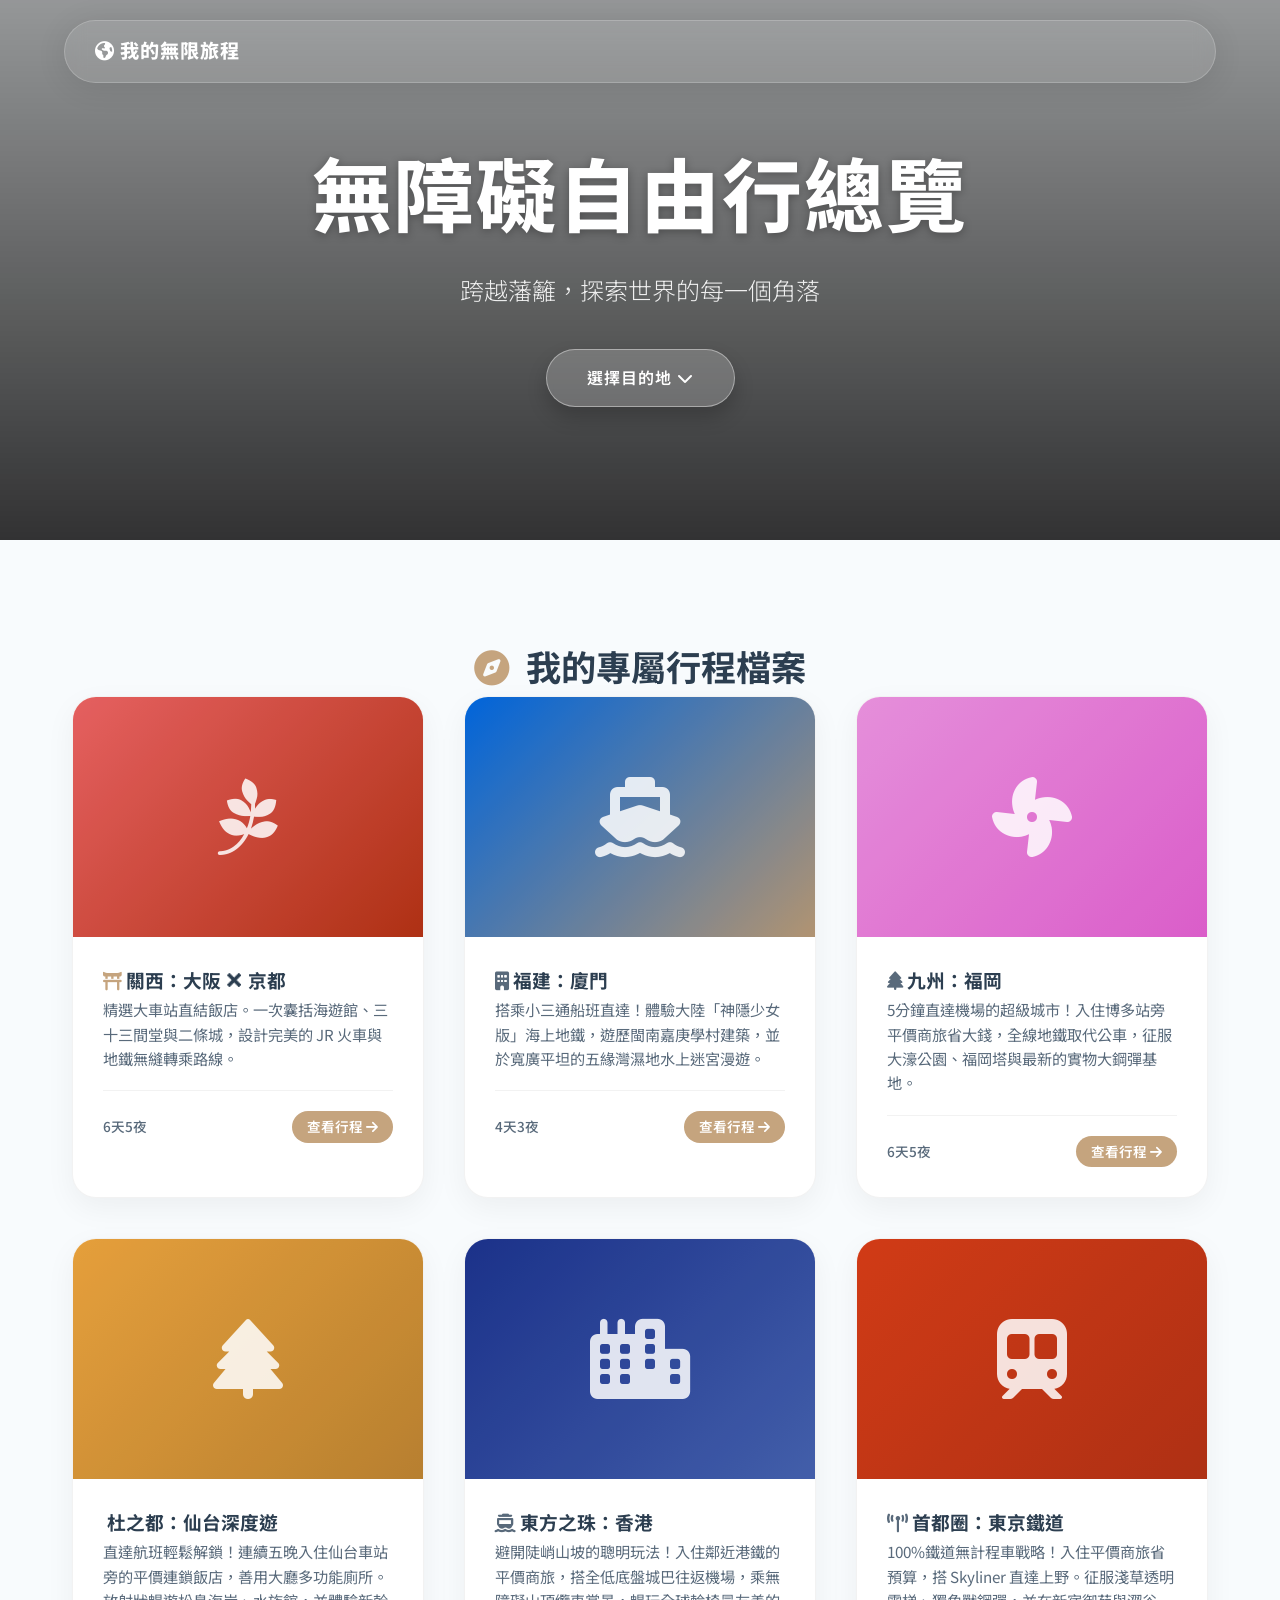
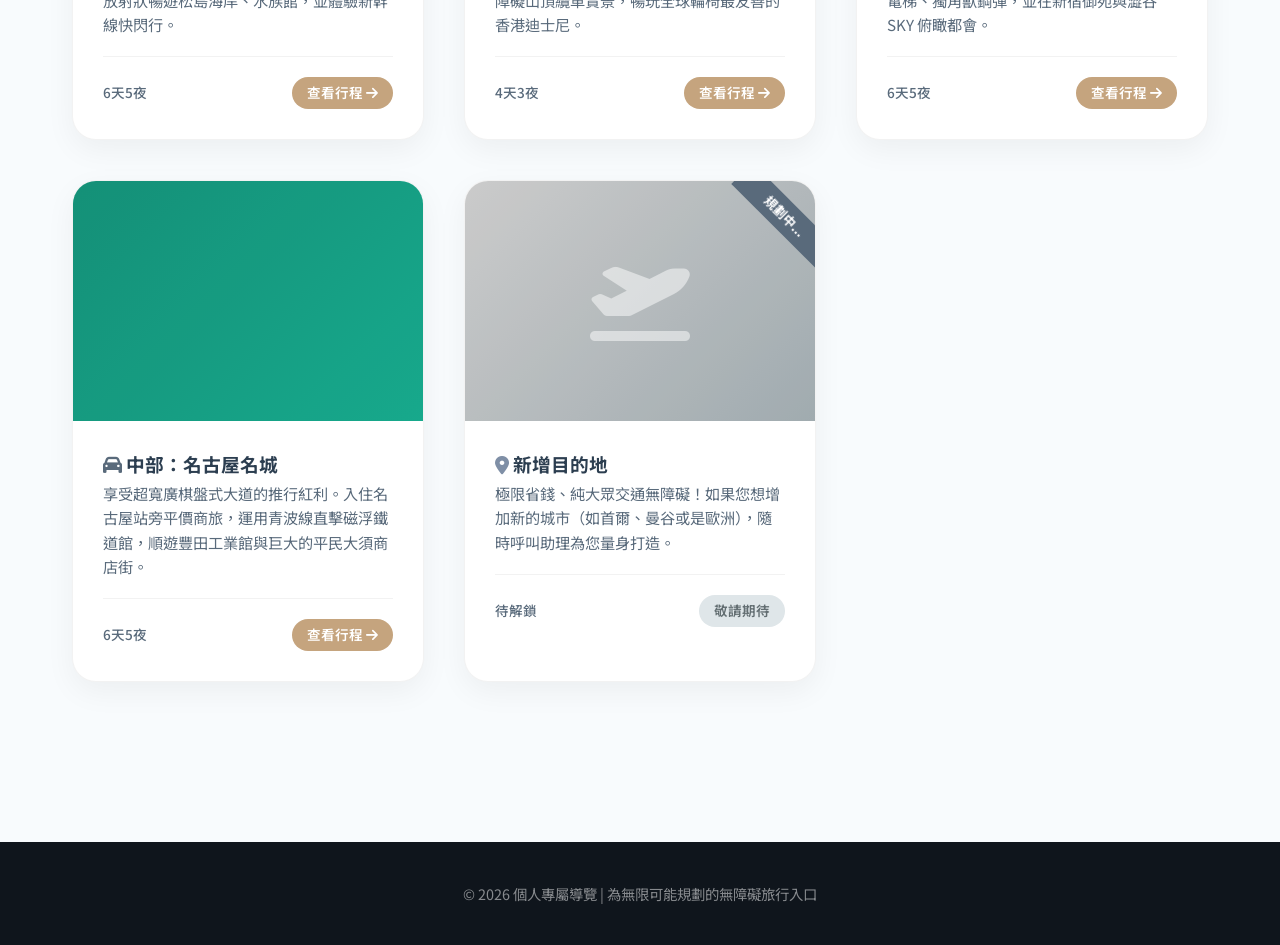
<file: index.html>
<!DOCTYPE html>
<html lang="zh-TW">
<head>
    <meta charset="UTF-8">
    <meta name="viewport" content="width=device-width, initial-scale=1.0">
    <title>我的無障礙自由行 | 專屬行程規劃總覽</title>
    <meta name="description" content="個人無障礙專屬自由行行程總入口，包含大阪、廈門等精選目的地。">
    <!-- Google Fonts -->
    <link rel="preconnect" href="https://fonts.googleapis.com">
    <link rel="preconnect" href="https://fonts.gstatic.com" crossorigin>
    <link href="https://fonts.googleapis.com/css2?family=Noto+Sans+TC:wght@300;400;500;700&family=Outfit:wght@400;600;800&display=swap" rel="stylesheet">
    <!-- Font Awesome -->
    <link rel="stylesheet" href="https://cdnjs.cloudflare.com/ajax/libs/font-awesome/6.4.0/css/all.min.css">
    <link rel="stylesheet" href="index.css">
    <style>
        /* Override Hero Background for Portal */
        .hero-background {
            background-image: linear-gradient(to bottom, rgba(0,0,0,0.4), rgba(0,0,0,0.8)), url('https://images.unsplash.com/photo-1436491865332-7a61a109cc05?ixlib=rb-4.0.3&auto=format&fit=crop&w=1920&q=80');
        }

        .portal-grid {
            display: grid;
            grid-template-columns: repeat(auto-fit, minmax(320px, 1fr));
            gap: 40px;
            margin-top: -60px; /* Lift over the section border slightly */
            padding-bottom: 60px;
        }

        .dest-link {
            text-decoration: none;
            color: inherit;
            display: block;
        }

        .dest-card {
            height: 100%;
            display: flex;
            flex-direction: column;
            cursor: pointer;
            border: 1px solid rgba(0,0,0,0.05);
        }

        .dest-card .card-image {
            height: 240px;
            display: flex;
            align-items: center;
            justify-content: center;
            position: relative;
            overflow: hidden;
        }

        .dest-card .card-image::after {
            content: '';
            position: absolute;
            top: 0; left: 0; width: 100%; height: 100%;
            background: rgba(0,0,0,0.1);
            transition: all 0.3s ease;
        }

        .dest-link:hover .dest-card .card-image::after {
            background: rgba(0,0,0,0);
            transform: scale(1.05);
        }

        .dest-card .card-image i {
            z-index: 2;
            transition: transform 0.4s cubic-bezier(0.16, 1, 0.3, 1);
        }

        .dest-link:hover .dest-card .card-image i {
            transform: scale(1.1);
        }

        .coming-soon-card {
            opacity: 0.7;
            position: relative;
        }
        
        .coming-soon-card::after {
            content: "規劃中...";
            position: absolute;
            top: 20px;
            right: -30px;
            background: var(--text-muted);
            color: white;
            font-size: 0.8rem;
            font-weight: bold;
            padding: 5px 35px;
            transform: rotate(45deg);
            z-index: 10;
        }

        .dest-meta {
            display: flex;
            justify-content: space-between;
            align-items: center;
            margin-top: auto;
            padding-top: 20px;
            border-top: 1px solid rgba(0,0,0,0.05);
            color: var(--accent-blue);
            font-weight: 500;
            font-size: 0.95rem;
        }

        .dest-meta span {
            color: var(--text-muted);
            font-size: 0.85rem;
        }
        
        .dest-btn {
            background: var(--accent-gold);
            color: white;
            border-radius: 20px;
            padding: 5px 15px;
            font-size: 0.85rem;
            font-weight: 600;
            transition: all 0.2s;
        }

        .dest-link:hover .dest-btn {
            background: var(--accent-blue);
            transform: translateX(5px);
        }
    </style>
</head>
<body>

    <!-- Hero Section -->
    <header class="hero" style="min-height: 500px; height: 60vh;">
        <div class="hero-background"></div>
        <div class="glass-nav">
            <div class="logo"><i class="fa-solid fa-earth-americas"></i> 我的無限旅程</div>
        </div>
        <div class="hero-content">
            <h1 class="animate-fade-up">無障礙自由行總覽</h1>
            <p class="subtitle animate-fade-up" style="animation-delay: 0.2s;">跨越藩籬，探索世界的每一個角落</p>
            <a href="#destinations" class="cta-button animate-fade-up" style="animation-delay: 0.4s; background: rgba(255,255,255,0.2); backdrop-filter: blur(5px); border: 1px solid rgba(255,255,255,0.4);">
                選擇目的地 <i class="fa-solid fa-chevron-down"></i>
            </a>
        </div>
    </header>

    <!-- Destinations Section -->
    <section id="destinations" class="section glass-section">
        <div class="container">
            <h2 class="section-title"><i class="fa-solid fa-compass"></i> 我的專屬行程檔案</h2>
            
            <div class="portal-grid">
                
                <!-- Destination 1: Osaka -->
                <a href="osaka.html" class="dest-link">
                    <div class="card dest-card hover-lift animate-fade-up" style="animation-delay: 0.1s;">
                        <div class="card-image" style="background: linear-gradient(135deg, #FF6B6B, #C23616);">
                            <i class="fa-brands fa-pagelines" style="font-size: 5rem; color: rgba(255,255,255,0.85);"></i>
                        </div>
                        <div class="card-content">
                            <h3><i class="fa-solid fa-torii-gate" style="color:var(--accent-gold)"></i> 關西：大阪 ✕ 京都</h3>
                            <p class="hotel-desc">精選大車站直結飯店。一次囊括海遊館、三十三間堂與二條城，設計完美的 JR 火車與地鐵無縫轉乘路線。</p>
                            <div class="dest-meta">
                                <span>6天5夜</span>
                                <div class="dest-btn">查看行程 <i class="fa-solid fa-arrow-right"></i></div>
                            </div>
                        </div>
                    </div>
                </a>

                <!-- Destination 2: Xiamen -->
                <a href="xiamen.html" class="dest-link">
                    <div class="card dest-card hover-lift animate-fade-up" style="animation-delay: 0.2s;">
                        <div class="card-image" style="background: linear-gradient(135deg, #0070f3, #c5a47e);">
                            <i class="fa-solid fa-ship" style="font-size: 5rem; color: rgba(255,255,255,0.85);"></i>
                        </div>
                        <div class="card-content">
                            <h3><i class="fa-solid fa-building" style="color:var(--text-muted)"></i> 福建：廈門</h3>
                            <p class="hotel-desc">搭乘小三通船班直達！體驗大陸「神隱少女版」海上地鐵，遊歷閩南嘉庚學村建築，並於寬廣平坦的五緣灣濕地水上迷宮漫遊。</p>
                            <div class="dest-meta">
                                <span>4天3夜</span>
                                <div class="dest-btn">查看行程 <i class="fa-solid fa-arrow-right"></i></div>
                            </div>
                        </div>
                    </div>
                </a>

                <!-- Destination 3: Fukuoka -->
                <a href="fukuoka.html" class="dest-link">
                    <div class="card dest-card hover-lift animate-fade-up" style="animation-delay: 0.3s;">
                        <div class="card-image" style="background: linear-gradient(135deg, #FF9FF3, #F368E0);">
                            <i class="fa-solid fa-fan" style="font-size: 5rem; color: rgba(255,255,255,0.85);"></i>
                        </div>
                        <div class="card-content">
                            <h3><i class="fa-solid fa-tree" style="color:var(--text-muted)"></i> 九州：福岡</h3>
                            <p class="hotel-desc">5分鐘直達機場的超級城市！入住博多站旁平價商旅省大錢，全線地鐵取代公車，征服大濠公園、福岡塔與最新的實物大鋼彈基地。</p>
                            <div class="dest-meta">
                                <span>6天5夜</span>
                                <div class="dest-btn">查看行程 <i class="fa-solid fa-arrow-right"></i></div>
                            </div>
                        </div>
                    </div>
                </a>

                <!-- Destination 4: Sendai -->
                <a href="sendai.html" class="dest-link">
                    <div class="card dest-card hover-lift animate-fade-up" style="animation-delay: 0.4s;">
                        <div class="card-image" style="background: linear-gradient(135deg, #FFB142, #CC8E35);">
                            <i class="fa-solid fa-tree" style="font-size: 5rem; color: rgba(255,255,255,0.85);"></i>
                        </div>
                        <div class="card-content">
                            <h3><i class="fa-solid fa-shinkansen" style="color:var(--text-muted)"></i> 杜之都：仙台深度遊</h3>
                            <p class="hotel-desc">直達航班輕鬆解鎖！連續五晚入住仙台車站旁的平價連鎖飯店，善用大廳多功能廁所。放射狀暢遊松島海岸、水族館，並體驗新幹線快閃行。</p>
                            <div class="dest-meta">
                                <span>6天5夜</span>
                                <div class="dest-btn">查看行程 <i class="fa-solid fa-arrow-right"></i></div>
                            </div>
                        </div>
                    </div>
                </a>

                <!-- Destination 5: Hong Kong -->
                <a href="hongkong.html" class="dest-link">
                    <div class="card dest-card hover-lift animate-fade-up" style="animation-delay: 0.5s;">
                        <div class="card-image" style="background: linear-gradient(135deg, #1e3799, #4a69bd);">
                            <i class="fa-solid fa-city" style="font-size: 5rem; color: rgba(255,255,255,0.85);"></i>
                        </div>
                        <div class="card-content">
                            <h3><i class="fa-solid fa-ferry" style="color:var(--text-muted)"></i> 東方之珠：香港</h3>
                            <p class="hotel-desc">避開陡峭山坡的聰明玩法！入住鄰近港鐵的平價商旅，搭全低底盤城巴往返機場，乘無障礙山頂纜車賞景，暢玩全球輪椅最友善的香港迪士尼。</p>
                            <div class="dest-meta">
                                <span>4天3夜</span>
                                <div class="dest-btn">查看行程 <i class="fa-solid fa-arrow-right"></i></div>
                            </div>
                        </div>
                    </div>
                </a>

                <!-- Destination 6: Tokyo -->
                <a href="tokyo.html" class="dest-link">
                    <div class="card dest-card hover-lift animate-fade-up" style="animation-delay: 0.6s;">
                        <div class="card-image" style="background: linear-gradient(135deg, #e84118, #c23616);">
                            <i class="fa-solid fa-train-subway" style="font-size: 5rem; color: rgba(255,255,255,0.85);"></i>
                        </div>
                        <div class="card-content">
                            <h3><i class="fa-solid fa-tower-broadcast" style="color:var(--text-muted)"></i> 首都圈：東京鐵道</h3>
                            <p class="hotel-desc">100%鐵道無計程車戰略！入住平價商旅省預算，搭 Skyliner 直達上野。征服淺草透明電梯、獨角獸鋼彈，並在新宿御苑與澀谷 SKY 俯瞰都會。</p>
                            <div class="dest-meta">
                                <span>6天5夜</span>
                                <div class="dest-btn">查看行程 <i class="fa-solid fa-arrow-right"></i></div>
                            </div>
                        </div>
                    </div>
                </a>

                <!-- Destination 7: Nagoya -->
                <a href="nagoya.html" class="dest-link">
                    <div class="card dest-card hover-lift animate-fade-up" style="animation-delay: 0.7s;">
                        <div class="card-image" style="background: linear-gradient(135deg, #16a085, #1abc9c);">
                            <i class="fa-solid fa-shinkansen" style="font-size: 5rem; color: rgba(255,255,255,0.85);"></i>
                        </div>
                        <div class="card-content">
                            <h3><i class="fa-solid fa-car" style="color:var(--text-muted)"></i> 中部：名古屋名城</h3>
                            <p class="hotel-desc">享受超寬廣棋盤式大道的推行紅利。入住名古屋站旁平價商旅，運用青波線直擊磁浮鐵道館，順遊豐田工業館與巨大的平民大須商店街。</p>
                            <div class="dest-meta">
                                <span>6天5夜</span>
                                <div class="dest-btn">查看行程 <i class="fa-solid fa-arrow-right"></i></div>
                            </div>
                        </div>
                    </div>
                </a>

                <!-- Destination 8: Placeholder -->
                <div class="card dest-card coming-soon-card animate-fade-up" style="animation-delay: 0.8s; cursor: default;">
                    <div class="card-image" style="background: linear-gradient(135deg, #E2E2E2, #B2BEC3);">
                        <i class="fa-solid fa-plane-departure" style="font-size: 5rem; color: rgba(255,255,255,0.5);"></i>
                    </div>
                    <div class="card-content">
                        <h3><i class="fa-solid fa-location-dot" style="color:#7F8FA6"></i> 新增目的地</h3>
                        <p class="hotel-desc">極限省錢、純大眾交通無障礙！如果您想增加新的城市（如首爾、曼谷或是歐洲），隨時呼叫助理為您量身打造。</p>
                        <div class="dest-meta">
                            <span>待解鎖</span>
                            <div class="dest-btn" style="background: #DFE6E9; color: #636E72;">敬請期待</div>
                        </div>
                    </div>
                </div>

            </div>
        </div>
    </section>

    <footer>
        <div class="container text-center">
            <p>&copy; 2026 個人專屬導覽 | 為無限可能規劃的無障礙旅行入口</p>
        </div>
    </footer>

    <script>
        const observerOptions = {
            threshold: 0.1,
            rootMargin: "0px 0px -50px 0px"
        };
        const observer = new IntersectionObserver((entries) => {
            entries.forEach(entry => {
                if (entry.isIntersecting) {
                    entry.target.classList.add('in-view');
                }
            });
        }, observerOptions);
        document.querySelectorAll('.animate-fade-up').forEach(el => {
            observer.observe(el);
        });
    </script>
</body>
</html>
</file>
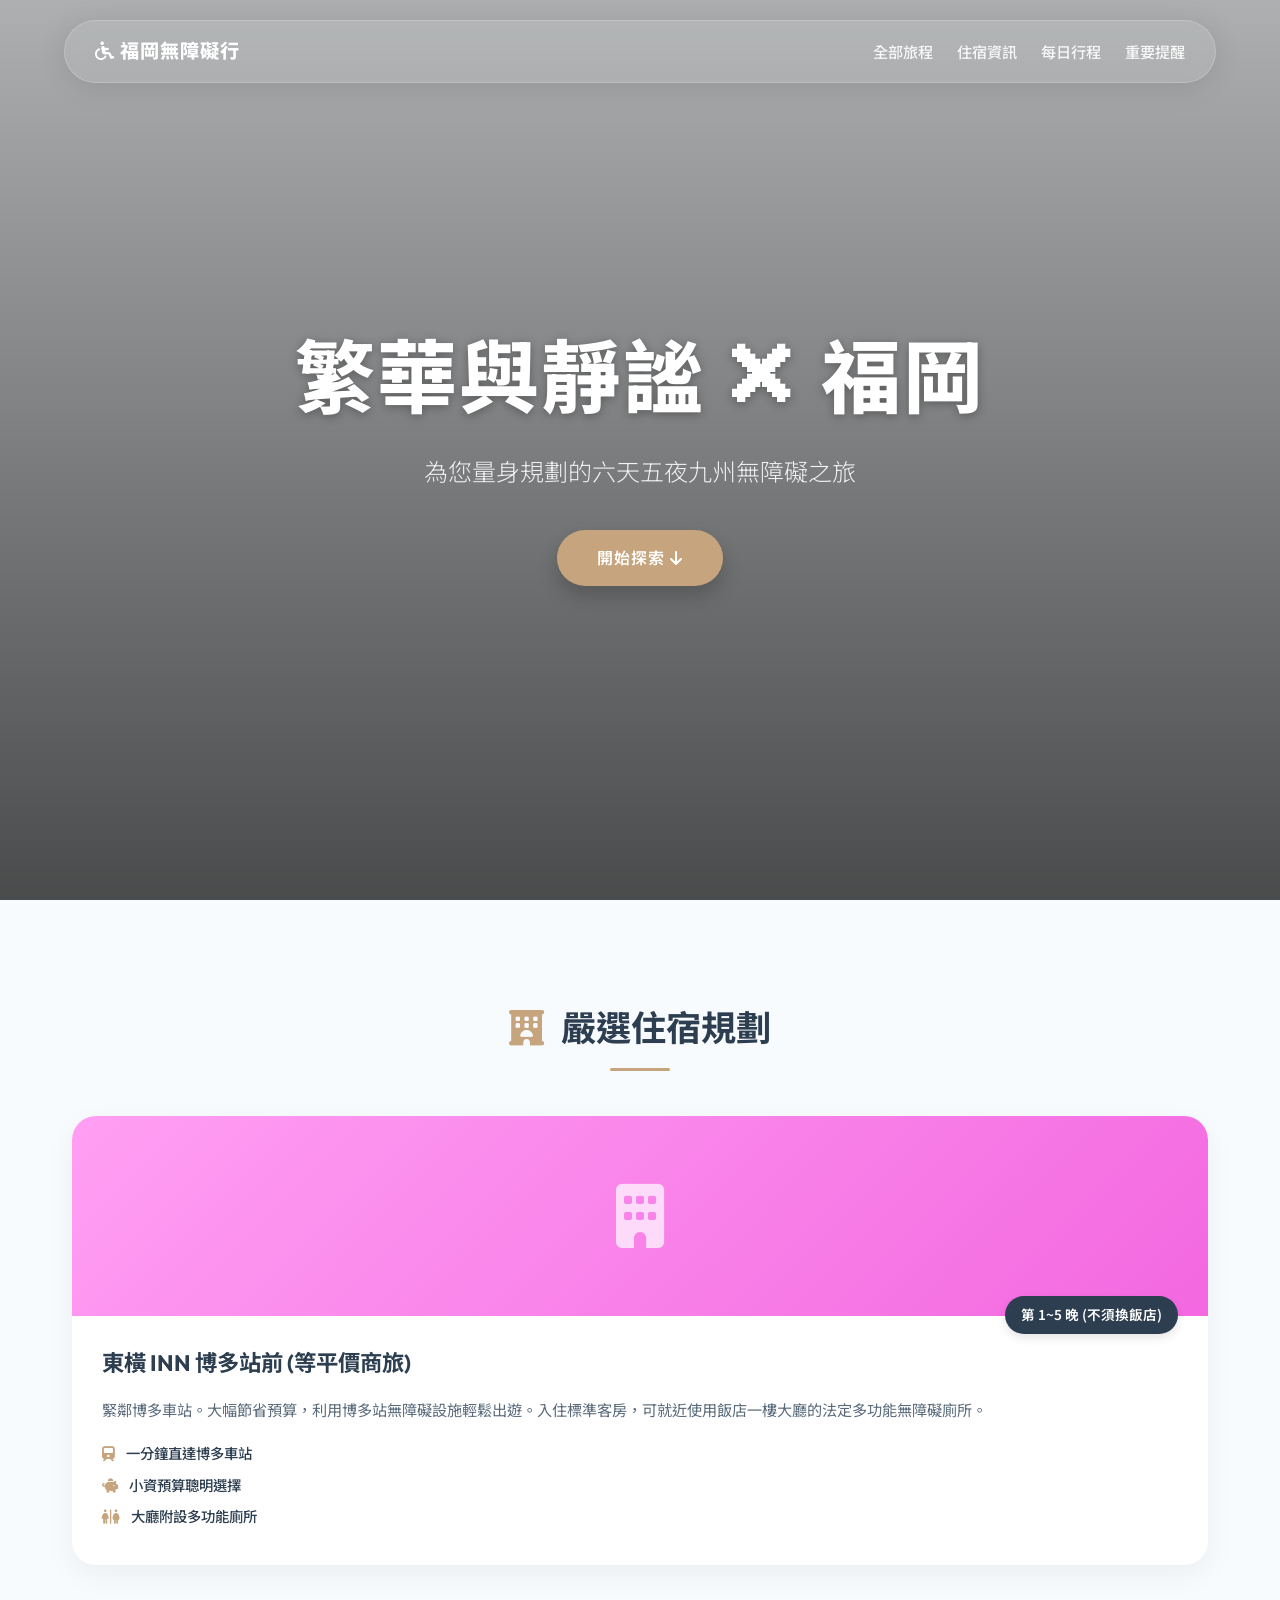
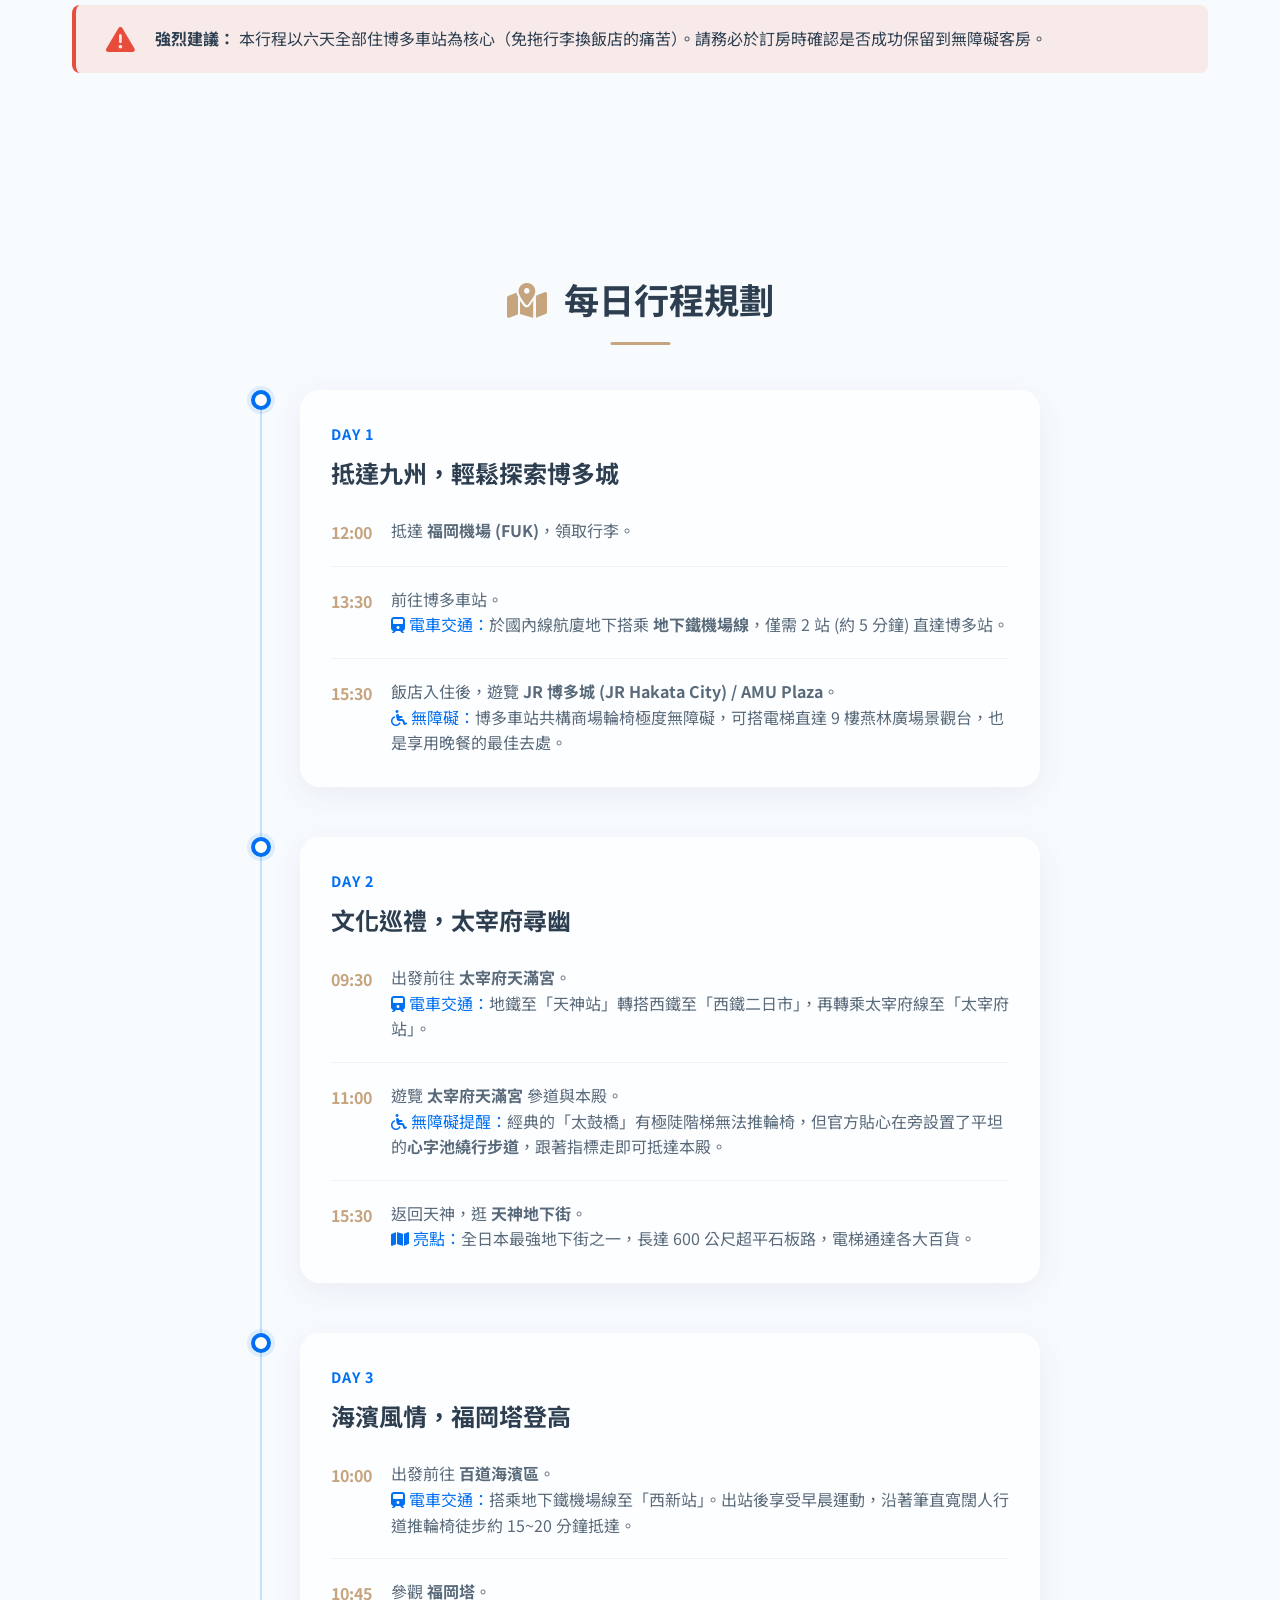
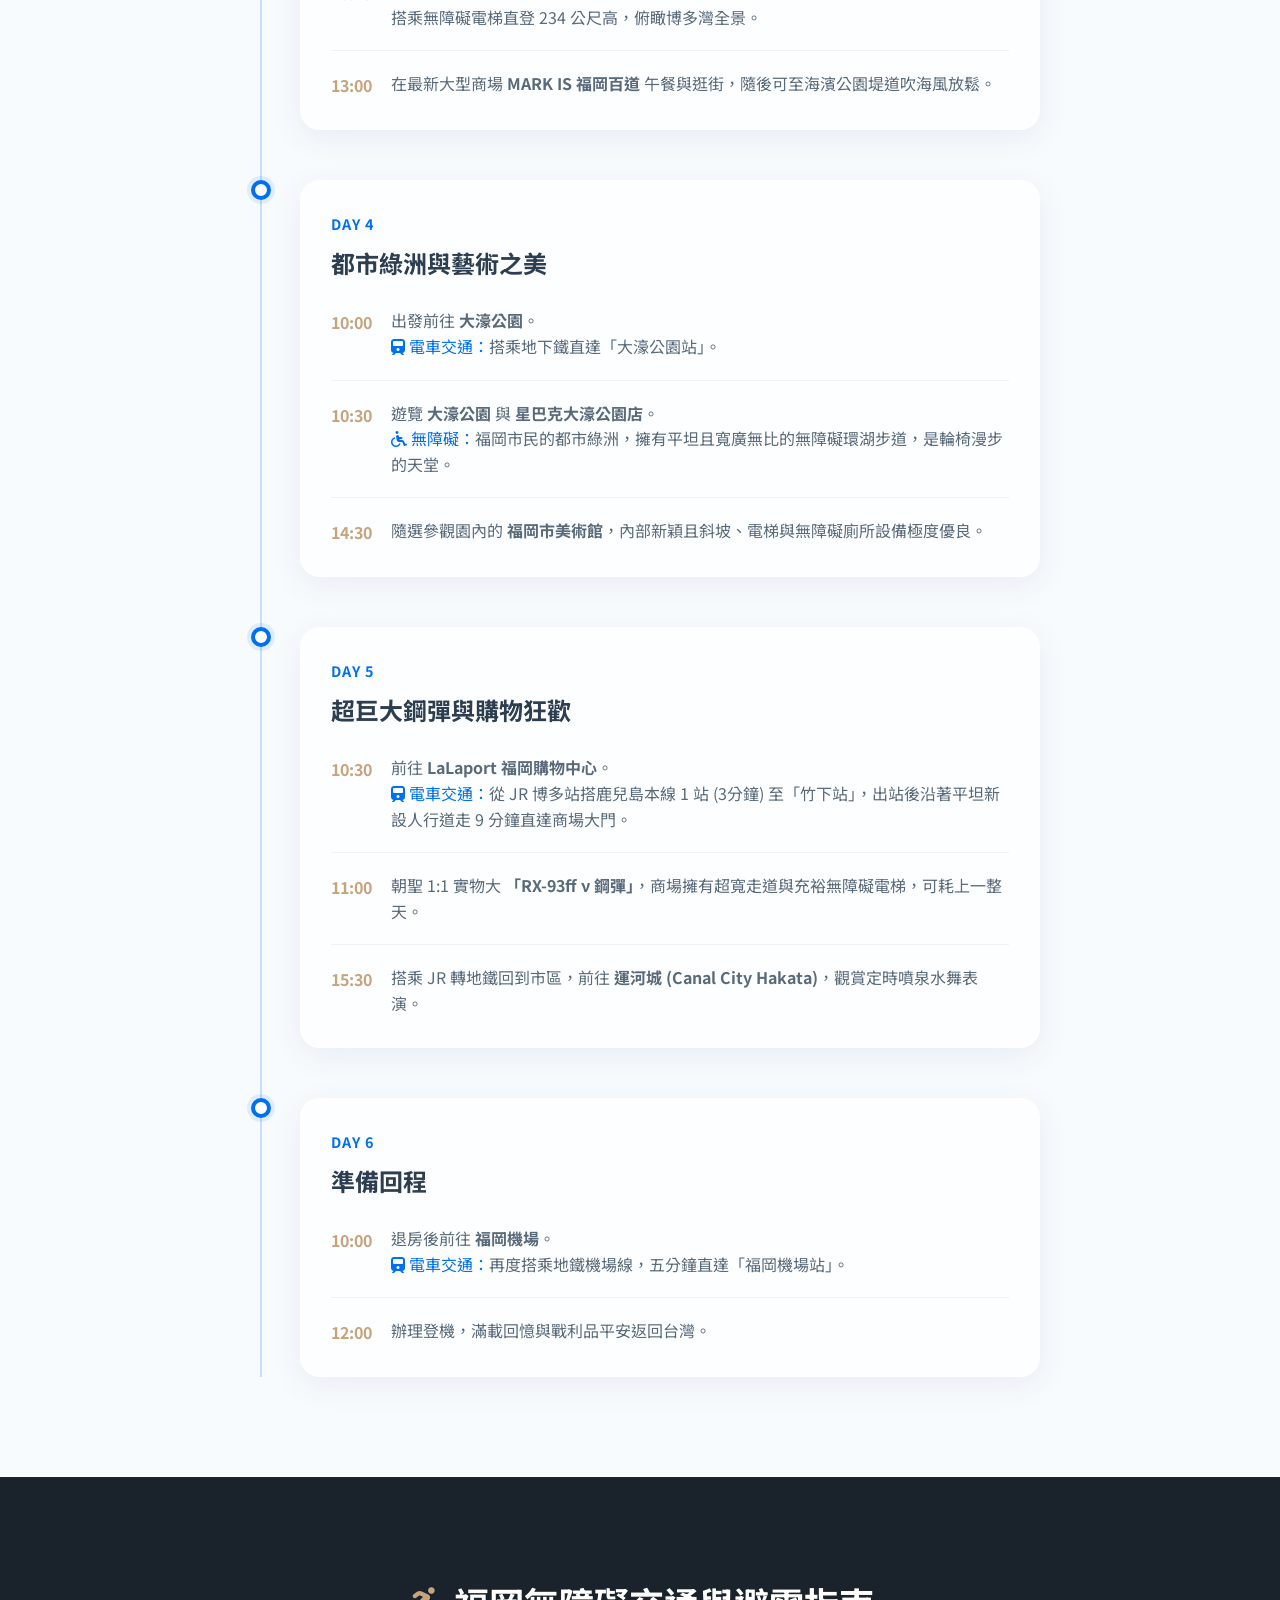
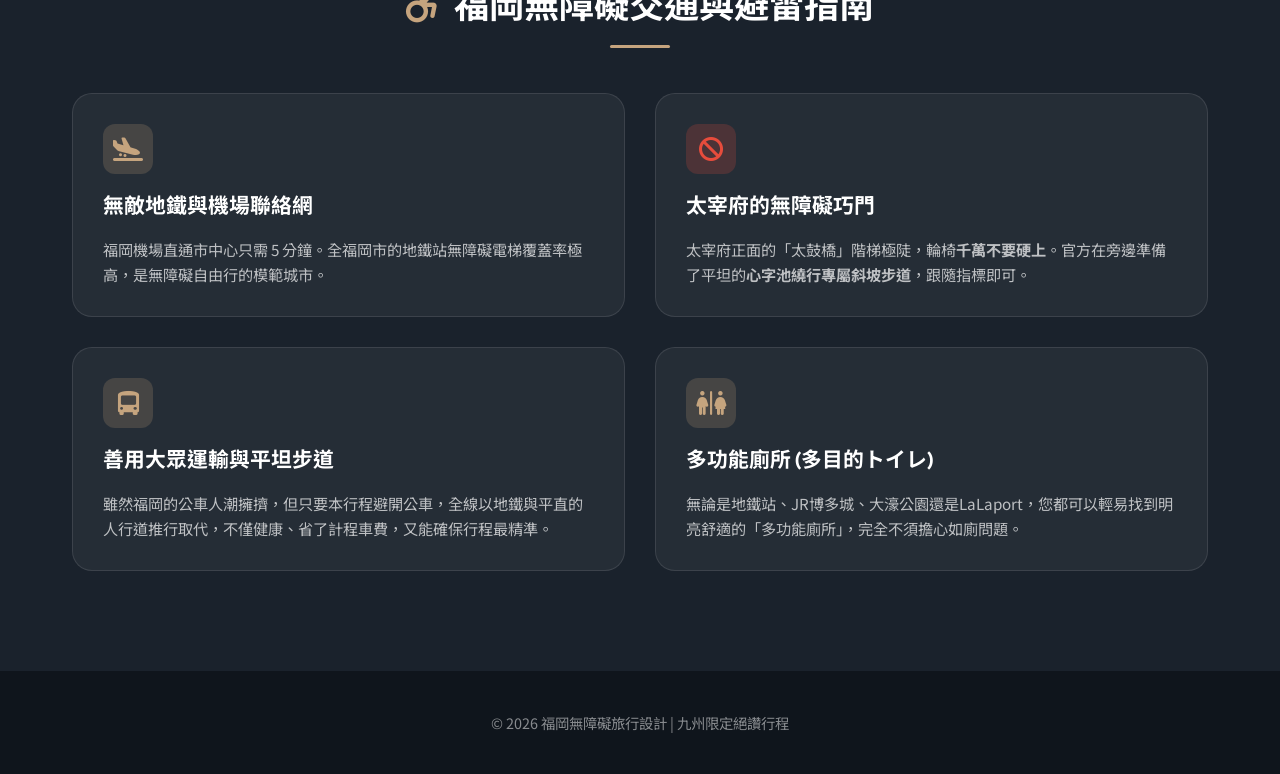
<file: fukuoka.html>
<!DOCTYPE html>
<html lang="zh-TW">
<head>
    <meta charset="UTF-8">
    <meta name="viewport" content="width=device-width, initial-scale=1.0">
    <title>福岡專屬無障礙自由行 | 六天五夜深度導覽</title>
    <meta name="description" content="專為輪椅使用者設計的九州福岡六天五夜無障礙自由行行程規劃，包含住宿、交通與景點安排。">
    <!-- Google Fonts -->
    <link rel="preconnect" href="https://fonts.googleapis.com">
    <link rel="preconnect" href="https://fonts.gstatic.com" crossorigin>
    <link href="https://fonts.googleapis.com/css2?family=Noto+Sans+TC:wght@300;400;500;700&family=Outfit:wght@400;600;800&display=swap" rel="stylesheet">
    <!-- Font Awesome -->
    <link rel="stylesheet" href="https://cdnjs.cloudflare.com/ajax/libs/font-awesome/6.4.0/css/all.min.css">
    <link rel="stylesheet" href="index.css">
    <style>
        /* Override Hero Background for Fukuoka */
        .hero-background {
            background-image: linear-gradient(to bottom, rgba(0,0,0,0.3), rgba(0,0,0,0.7)), url('https://images.unsplash.com/photo-1542640244-7e672d6cb466?ixlib=rb-4.0.3&auto=format&fit=crop&w=1920&q=80');
        }
    </style>
</head>
<body>

    <!-- Hero Section -->
    <header class="hero">
        <div class="hero-background"></div>
        <div class="glass-nav">
            <div class="logo"><i class="fa-solid fa-wheelchair"></i> 福岡無障礙行</div>
            <nav>
                <a href="index.html">全部旅程</a>
                <a href="#accommodation">住宿資訊</a>
                <a href="#itinerary">每日行程</a>
                <a href="#tips">重要提醒</a>
            </nav>
        </div>
        <div class="hero-content">
            <h1 class="animate-fade-up">繁華與靜謐 ✕ 福岡</h1>
            <p class="subtitle animate-fade-up" style="animation-delay: 0.2s;">為您量身規劃的六天五夜九州無障礙之旅</p>
            <a href="#itinerary" class="cta-button animate-fade-up" style="animation-delay: 0.4s;">
                開始探索 <i class="fa-solid fa-arrow-down"></i>
            </a>
        </div>
    </header>

    <!-- Accommodation Section -->
    <section id="accommodation" class="section glass-section">
        <div class="container">
            <h2 class="section-title"><i class="fa-solid fa-hotel"></i> 嚴選住宿規劃</h2>
            <div class="cards-grid">
                <!-- Hotel 1 -->
                <div class="card hotel-card hover-lift">
                    <div class="card-image" style="background: linear-gradient(135deg, #FF9FF3, #F368E0); display: flex; align-items: center; justify-content: center;"><i class="fa-solid fa-building" style="font-size: 4rem; color: rgba(255,255,255,0.7);"></i></div>
                    <div class="card-content">
                        <div class="badge">第 1~5 晚 (不須換飯店)</div>
                        <h3>東橫 INN 博多站前 (等平價商旅)</h3>
                        <p class="hotel-desc">緊鄰博多車站。大幅節省預算，利用博多站無障礙設施輕鬆出遊。入住標準客房，可就近使用飯店一樓大廳的法定多功能無障礙廁所。</p>
                        <ul class="features">
                            <li><i class="fa-solid fa-train"></i> 一分鐘直達博多車站</li>
                            <li><i class="fa-solid fa-piggy-bank"></i> 小資預算聰明選擇</li>
                            <li><i class="fa-solid fa-restroom"></i> 大廳附設多功能廁所</li>
                        </ul>
                    </div>
                </div>
            </div>
            <div class="alert-box warning-alert">
                <i class="fa-solid fa-triangle-exclamation"></i>
                <div>
                    <strong>強烈建議：</strong>
                    本行程以六天全部住博多車站為核心（免拖行李換飯店的痛苦）。請務必於訂房時確認是否成功保留到無障礙客房。
                </div>
            </div>
        </div>
    </section>

    <!-- Itinerary Timeline -->
    <section id="itinerary" class="section">
        <div class="container">
            <h2 class="section-title"><i class="fa-solid fa-map-location-dot"></i> 每日行程規劃</h2>
            <div class="timeline">
                
                <!-- Day 1 -->
                <div class="timeline-item">
                    <div class="timeline-dot"></div>
                    <div class="timeline-content glass-card hover-scale">
                        <div class="day-number">Day 1</div>
                        <h3>抵達九州，輕鬆探索博多城</h3>
                        <div class="time-block">
                            <span class="time">12:00</span>
                            <p>抵達 <strong>福岡機場 (FUK)</strong>，領取行李。</p>
                        </div>
                        <div class="time-block">
                            <span class="time">13:30</span>
                            <p>前往博多車站。<br><span style="color:var(--accent-blue)"><i class="fa-solid fa-train"></i> 電車交通：</span>於國內線航廈地下搭乘 <strong>地下鐵機場線</strong>，僅需 2 站 (約 5 分鐘) 直達博多站。</p>
                        </div>
                        <div class="time-block">
                            <span class="time">15:30</span>
                            <p>飯店入住後，遊覽 <strong>JR 博多城 (JR Hakata City) / AMU Plaza</strong>。<br><span style="color:var(--accent-blue)"><i class="fa-solid fa-wheelchair"></i> 無障礙：</span>博多車站共構商場輪椅極度無障礙，可搭電梯直達 9 樓燕林廣場景觀台，也是享用晚餐的最佳去處。</p>
                        </div>
                    </div>
                </div>

                <!-- Day 2 -->
                <div class="timeline-item">
                    <div class="timeline-dot"></div>
                    <div class="timeline-content glass-card hover-scale">
                        <div class="day-number">Day 2</div>
                        <h3>文化巡禮，太宰府尋幽</h3>
                        <div class="time-block">
                            <span class="time">09:30</span>
                            <p>出發前往 <strong>太宰府天滿宮</strong>。<br><span style="color:var(--accent-blue)"><i class="fa-solid fa-train"></i> 電車交通：</span>地鐵至「天神站」轉搭西鐵至「西鐵二日市」，再轉乘太宰府線至「太宰府站」。</p>
                        </div>
                        <div class="time-block">
                            <span class="time">11:00</span>
                            <p>遊覽 <strong>太宰府天滿宮</strong> 參道與本殿。<br><span style="color:var(--accent-blue)"><i class="fa-solid fa-wheelchair"></i> 無障礙提醒：</span>經典的「太鼓橋」有極陡階梯無法推輪椅，但官方貼心在旁設置了平坦的<strong>心字池繞行步道</strong>，跟著指標走即可抵達本殿。</p>
                        </div>
                        <div class="time-block">
                            <span class="time">15:30</span>
                            <p>返回天神，逛 <strong>天神地下街</strong>。<br><span style="color:var(--accent-blue)"><i class="fa-solid fa-map"></i> 亮點：</span>全日本最強地下街之一，長達 600 公尺超平石板路，電梯通達各大百貨。</p>
                        </div>
                    </div>
                </div>

                <!-- Day 3 -->
                <div class="timeline-item">
                    <div class="timeline-dot"></div>
                    <div class="timeline-content glass-card hover-scale">
                        <div class="day-number">Day 3</div>
                        <h3>海濱風情，福岡塔登高</h3>
                        <div class="time-block">
                            <span class="time">10:00</span>
                            <p>出發前往 <strong>百道海濱區</strong>。<br><span style="color:var(--accent-blue)"><i class="fa-solid fa-train"></i> 電車交通：</span>搭乘地下鐵機場線至「西新站」。出站後享受早晨運動，沿著筆直寬闊人行道推輪椅徒步約 15~20 分鐘抵達。</p>
                        </div>
                        <div class="time-block">
                            <span class="time">10:45</span>
                            <p>參觀 <strong>福岡塔</strong>。<br>搭乘無障礙電梯直登 234 公尺高，俯瞰博多灣全景。</p>
                        </div>
                        <div class="time-block">
                            <span class="time">13:00</span>
                            <p>在最新大型商場 <strong>MARK IS 福岡百道</strong> 午餐與逛街，隨後可至海濱公園堤道吹海風放鬆。</p>
                        </div>
                    </div>
                </div>

                <!-- Day 4 -->
                <div class="timeline-item">
                    <div class="timeline-dot"></div>
                    <div class="timeline-content glass-card hover-scale">
                        <div class="day-number">Day 4</div>
                        <h3>都市綠洲與藝術之美</h3>
                        <div class="time-block">
                            <span class="time">10:00</span>
                            <p>出發前往 <strong>大濠公園</strong>。<br><span style="color:var(--accent-blue)"><i class="fa-solid fa-train"></i> 電車交通：</span>搭乘地下鐵直達「大濠公園站」。</p>
                        </div>
                        <div class="time-block">
                            <span class="time">10:30</span>
                            <p>遊覽 <strong>大濠公園</strong> 與 <strong>星巴克大濠公園店</strong>。<br><span style="color:var(--accent-blue)"><i class="fa-solid fa-wheelchair"></i> 無障礙：</span>福岡市民的都市綠洲，擁有平坦且寬廣無比的無障礙環湖步道，是輪椅漫步的天堂。</p>
                        </div>
                        <div class="time-block">
                            <span class="time">14:30</span>
                            <p>隨選參觀園內的 <strong>福岡市美術館</strong>，內部新穎且斜坡、電梯與無障礙廁所設備極度優良。</p>
                        </div>
                    </div>
                </div>

                <!-- Day 5 -->
                <div class="timeline-item">
                    <div class="timeline-dot"></div>
                    <div class="timeline-content glass-card hover-scale">
                        <div class="day-number">Day 5</div>
                        <h3>超巨大鋼彈與購物狂歡</h3>
                        <div class="time-block">
                            <span class="time">10:30</span>
                            <p>前往 <strong>LaLaport 福岡購物中心</strong>。<br><span style="color:var(--accent-blue)"><i class="fa-solid fa-train"></i> 電車交通：</span>從 JR 博多站搭鹿兒島本線 1 站 (3分鐘) 至「竹下站」，出站後沿著平坦新設人行道走 9 分鐘直達商場大門。</p>
                        </div>
                        <div class="time-block">
                            <span class="time">11:00</span>
                            <p>朝聖 1:1 實物大 <strong>「RX-93ff ν 鋼彈」</strong>，商場擁有超寬走道與充裕無障礙電梯，可耗上一整天。</p>
                        </div>
                        <div class="time-block">
                            <span class="time">15:30</span>
                            <p>搭乘 JR 轉地鐵回到市區，前往 <strong>運河城 (Canal City Hakata)</strong>，觀賞定時噴泉水舞表演。</p>
                        </div>
                    </div>
                </div>

                <!-- Day 6 -->
                <div class="timeline-item">
                    <div class="timeline-dot"></div>
                    <div class="timeline-content glass-card hover-scale">
                        <div class="day-number">Day 6</div>
                        <h3>準備回程</h3>
                        <div class="time-block">
                            <span class="time">10:00</span>
                            <p>退房後前往 <strong>福岡機場</strong>。<br><span style="color:var(--accent-blue)"><i class="fa-solid fa-train"></i> 電車交通：</span>再度搭乘地鐵機場線，五分鐘直達「福岡機場站」。</p>
                        </div>
                        <div class="time-block">
                            <span class="time">12:00</span>
                            <p>辦理登機，滿載回憶與戰利品平安返回台灣。</p>
                        </div>
                    </div>
                </div>

            </div>
        </div>
    </section>

    <!-- Tips Section -->
    <section id="tips" class="section dark-section">
        <div class="container">
            <h2 class="section-title"><i class="fa-solid fa-wheelchair-move"></i> 福岡無障礙交通與避雷指南</h2>
            <div class="grid-2-col">
                <div class="tip-card">
                    <div class="tip-icon"><i class="fa-solid fa-plane-arrival"></i></div>
                    <h3>無敵地鐵與機場聯絡網</h3>
                    <p>福岡機場直通市中心只需 5 分鐘。全福岡市的地鐵站無障礙電梯覆蓋率極高，是無障礙自由行的模範城市。</p>
                </div>
                <div class="tip-card danger-tip">
                    <div class="tip-icon"><i class="fa-solid fa-ban"></i></div>
                    <h3>太宰府的無障礙巧門</h3>
                    <p>太宰府正面的「太鼓橋」階梯極陡，輪椅<strong>千萬不要硬上</strong>。官方在旁邊準備了平坦的<strong>心字池繞行專屬斜坡步道</strong>，跟隨指標即可。</p>
                </div>
                <div class="tip-card">
                    <div class="tip-icon"><i class="fa-solid fa-bus-simple"></i></div>
                    <h3>善用大眾運輸與平坦步道</h3>
                    <p>雖然福岡的公車人潮擁擠，但只要本行程避開公車，全線以地鐵與平直的人行道推行取代，不僅健康、省了計程車費，又能確保行程最精準。</p>
                </div>
                <div class="tip-card">
                    <div class="tip-icon"><i class="fa-solid fa-restroom"></i></div>
                    <h3>多功能廁所 (多目的トイレ)</h3>
                    <p>無論是地鐵站、JR博多城、大濠公園還是LaLaport，您都可以輕易找到明亮舒適的「多功能廁所」，完全不須擔心如廁問題。</p>
                </div>
            </div>
        </div>
    </section>

    <footer>
        <div class="container text-center">
            <p>&copy; 2026 福岡無障礙旅行設計 | 九州限定絕讚行程</p>
        </div>
    </footer>

    <script>
        // Simple scroll animation script
        const observerOptions = {
            threshold: 0.1,
            rootMargin: "0px 0px -50px 0px"
        };
        const observer = new IntersectionObserver((entries) => {
            entries.forEach(entry => {
                if (entry.isIntersecting) {
                    entry.target.classList.add('in-view');
                }
            });
        }, observerOptions);
        document.querySelectorAll('.timeline-item, .card, .tip-card').forEach(el => {
            el.classList.add('animate-on-scroll');
            observer.observe(el);
        });
    </script>
</body>
</html>
</file>
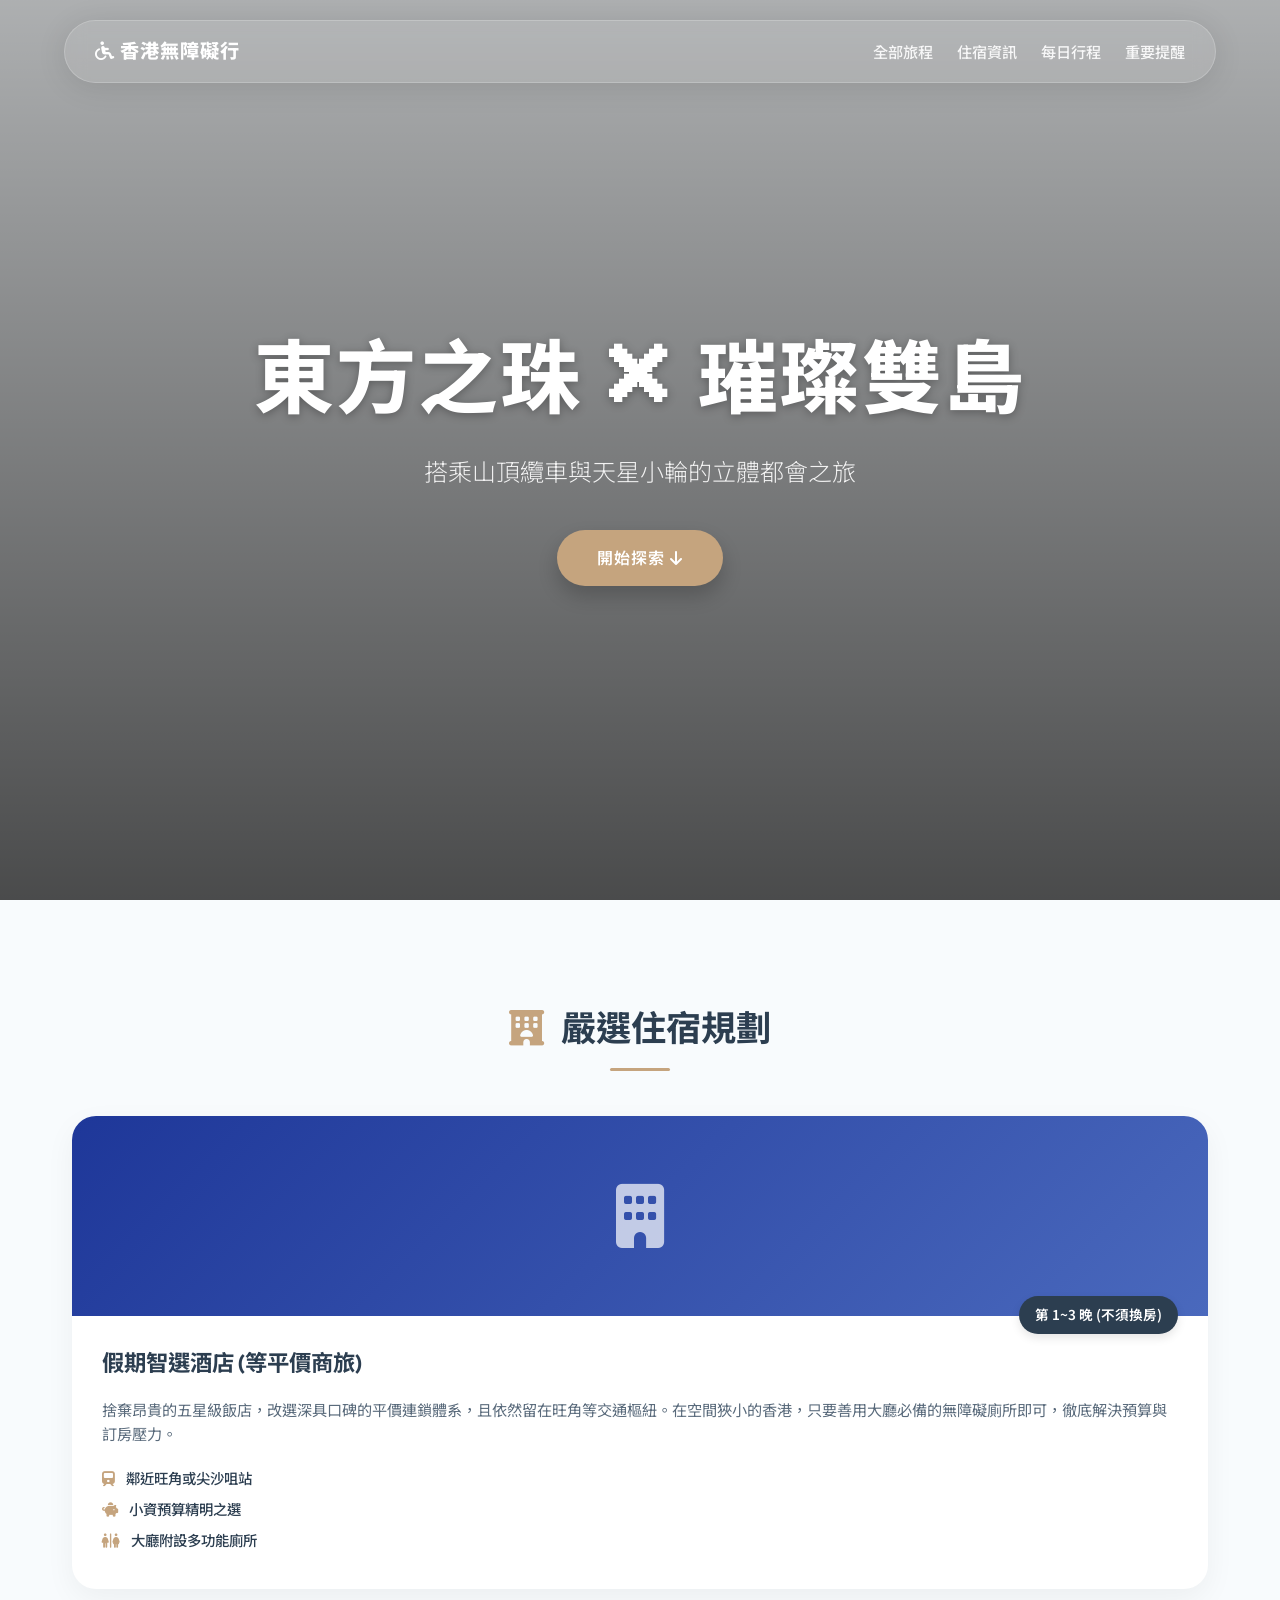
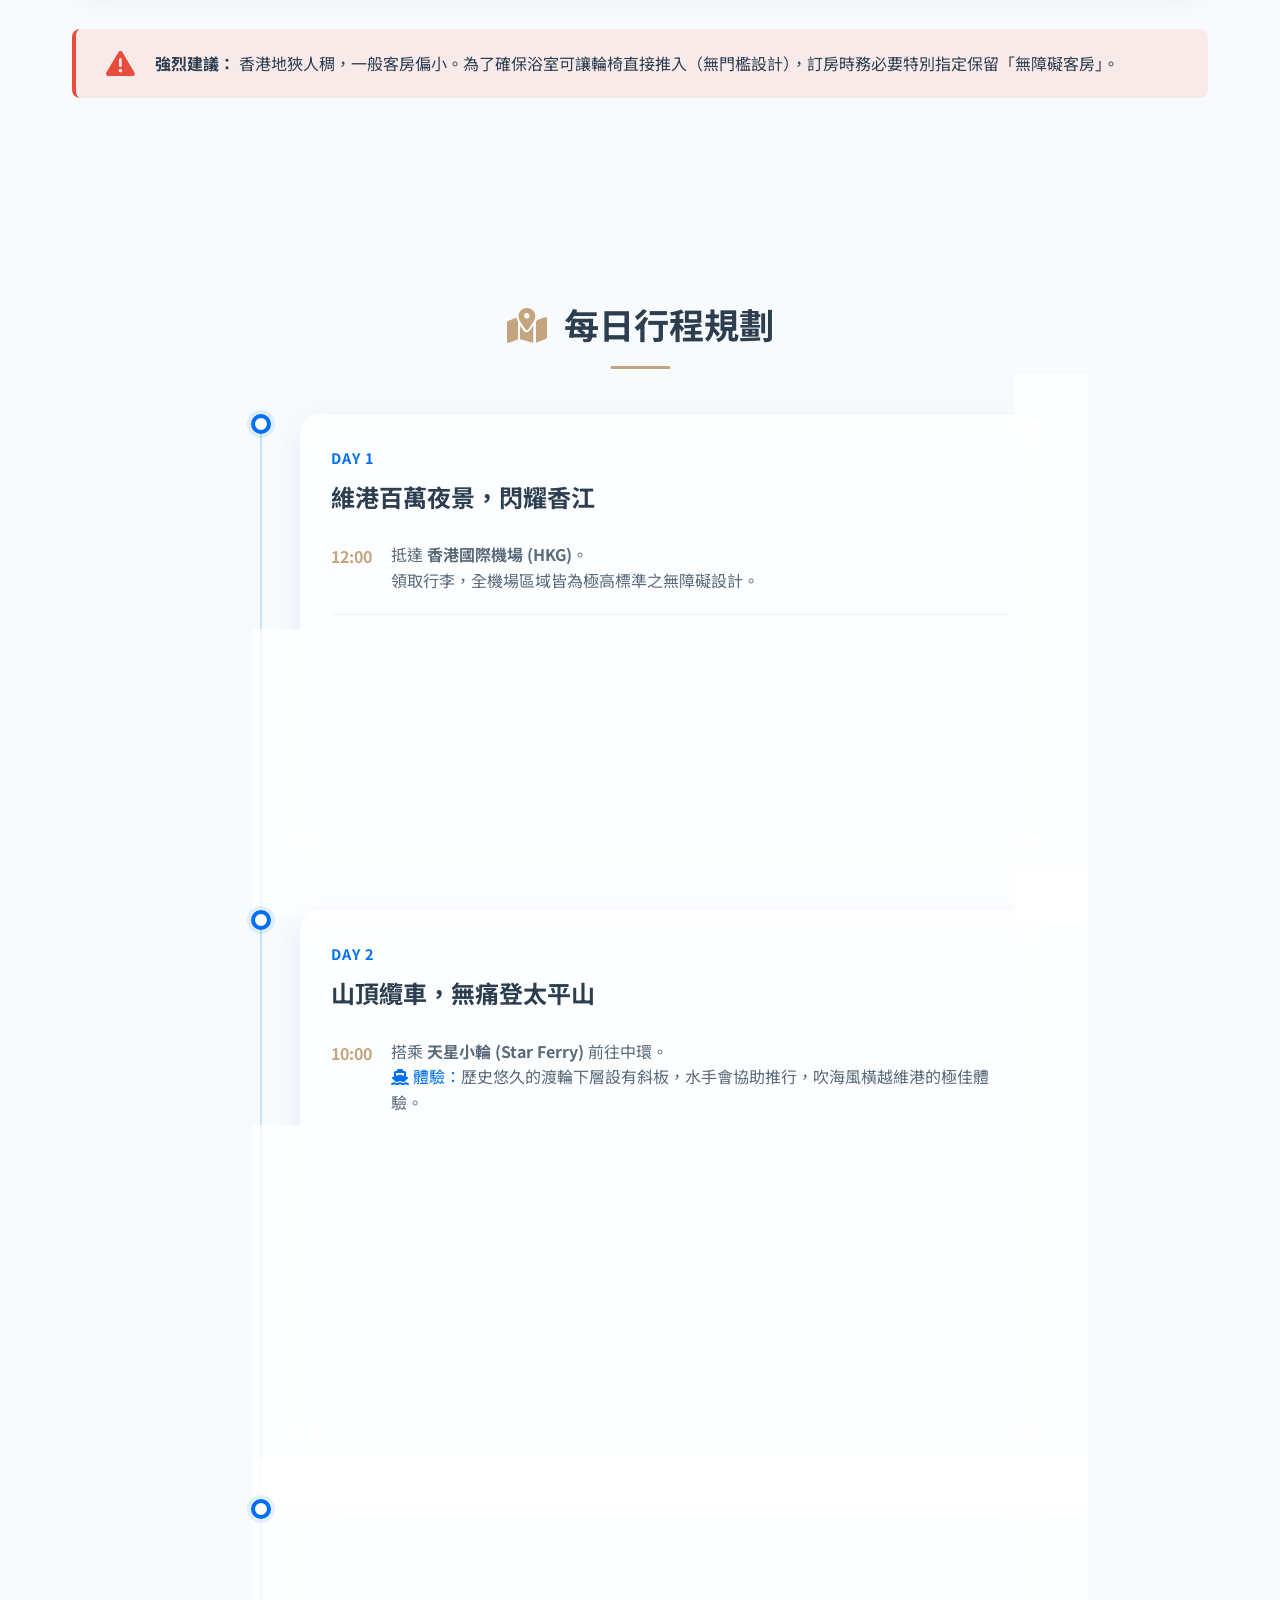
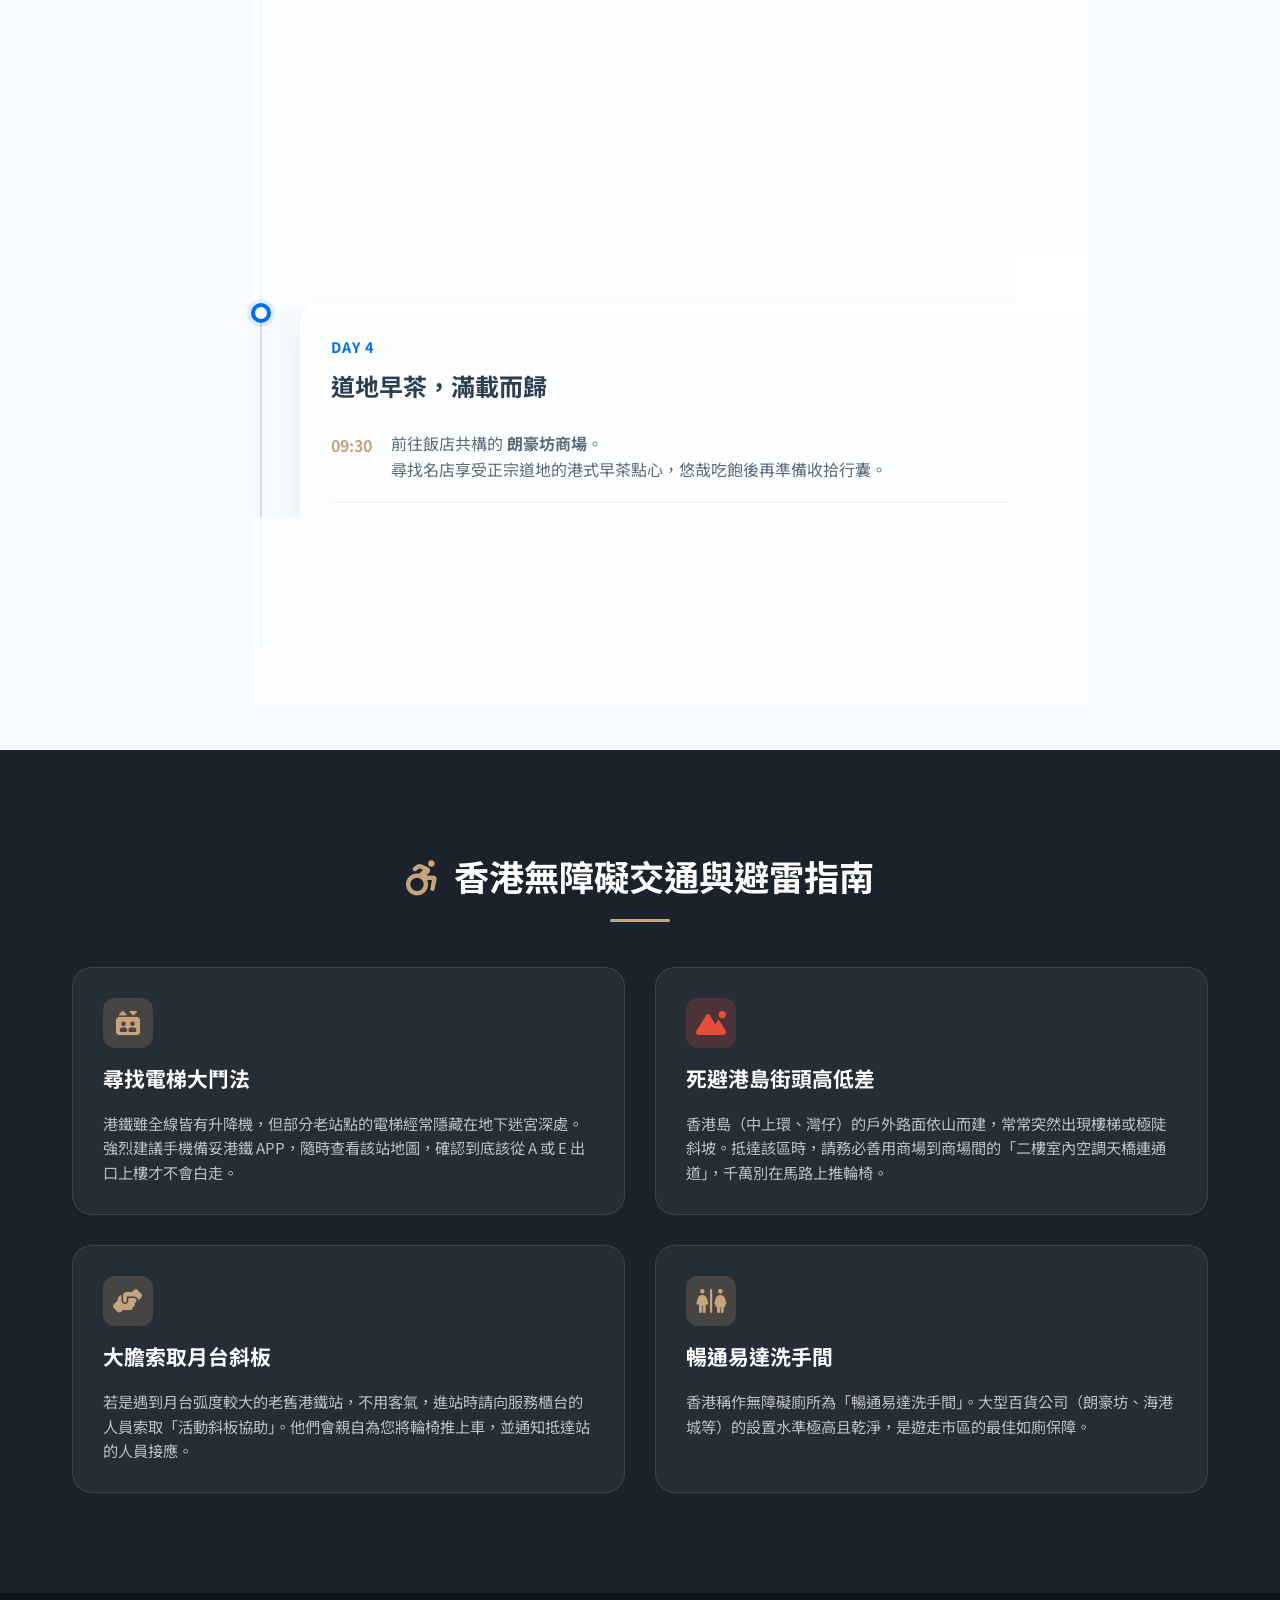
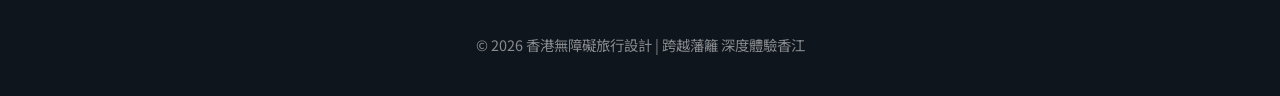
<file: hongkong.html>
<!DOCTYPE html>
<html lang="zh-TW">
<head>
    <meta charset="UTF-8">
    <meta name="viewport" content="width=device-width, initial-scale=1.0">
    <title>香港專屬無障礙自由行 | 璀璨東方之珠四天三夜</title>
    <meta name="description" content="專為輪椅使用者設計的香港四天三夜無障礙自由行行程規劃，包含住宿、交通與景點安排。">
    <!-- Google Fonts -->
    <link rel="preconnect" href="https://fonts.googleapis.com">
    <link rel="preconnect" href="https://fonts.gstatic.com" crossorigin>
    <link href="https://fonts.googleapis.com/css2?family=Noto+Sans+TC:wght@300;400;500;700&family=Outfit:wght@400;600;800&display=swap" rel="stylesheet">
    <!-- Font Awesome -->
    <link rel="stylesheet" href="https://cdnjs.cloudflare.com/ajax/libs/font-awesome/6.4.0/css/all.min.css">
    <link rel="stylesheet" href="index.css">
    <style>
        /* Override Hero Background for Hong Kong */
        .hero-background {
            background-image: linear-gradient(to bottom, rgba(0,0,0,0.3), rgba(0,0,0,0.7)), url('https://images.unsplash.com/photo-1536598315365-c7bae6fd4328?ixlib=rb-4.0.3&auto=format&fit=crop&w=1920&q=80');
        }
    </style>
</head>
<body>

    <!-- Hero Section -->
    <header class="hero">
        <div class="hero-background"></div>
        <div class="glass-nav">
            <div class="logo"><i class="fa-solid fa-wheelchair"></i> 香港無障礙行</div>
            <nav>
                <a href="index.html">全部旅程</a>
                <a href="#accommodation">住宿資訊</a>
                <a href="#itinerary">每日行程</a>
                <a href="#tips">重要提醒</a>
            </nav>
        </div>
        <div class="hero-content">
            <h1 class="animate-fade-up">東方之珠 ✕ 璀璨雙島</h1>
            <p class="subtitle animate-fade-up" style="animation-delay: 0.2s;">搭乘山頂纜車與天星小輪的立體都會之旅</p>
            <a href="#itinerary" class="cta-button animate-fade-up" style="animation-delay: 0.4s;">
                開始探索 <i class="fa-solid fa-arrow-down"></i>
            </a>
        </div>
    </header>

    <!-- Accommodation Section -->
    <section id="accommodation" class="section glass-section">
        <div class="container">
            <h2 class="section-title"><i class="fa-solid fa-hotel"></i> 嚴選住宿規劃</h2>
            <div class="cards-grid">
                <!-- Hotel 1 -->
                <div class="card hotel-card hover-lift">
                    <div class="card-image" style="background: linear-gradient(135deg, #1e3799, #4a69bd); display: flex; align-items: center; justify-content: center;"><i class="fa-solid fa-building" style="font-size: 4rem; color: rgba(255,255,255,0.7);"></i></div>
                    <div class="card-content">
                        <div class="badge">第 1~3 晚 (不須換房)</div>
                        <h3>假期智選酒店 (等平價商旅)</h3>
                        <p class="hotel-desc">捨棄昂貴的五星級飯店，改選深具口碑的平價連鎖體系，且依然留在旺角等交通樞紐。在空間狹小的香港，只要善用大廳必備的無障礙廁所即可，徹底解決預算與訂房壓力。</p>
                        <ul class="features">
                            <li><i class="fa-solid fa-train"></i> 鄰近旺角或尖沙咀站</li>
                            <li><i class="fa-solid fa-piggy-bank"></i> 小資預算精明之選</li>
                            <li><i class="fa-solid fa-restroom"></i> 大廳附設多功能廁所</li>
                        </ul>
                    </div>
                </div>
            </div>
            <div class="alert-box warning-alert">
                <i class="fa-solid fa-triangle-exclamation"></i>
                <div>
                    <strong>強烈建議：</strong>
                    香港地狹人稠，一般客房偏小。為了確保浴室可讓輪椅直接推入（無門檻設計），訂房時務必要特別指定保留「無障礙客房」。
                </div>
            </div>
        </div>
    </section>

    <!-- Itinerary Timeline -->
    <section id="itinerary" class="section">
        <div class="container">
            <h2 class="section-title"><i class="fa-solid fa-map-location-dot"></i> 每日行程規劃</h2>
            <div class="timeline">
                
                <!-- Day 1 -->
                <div class="timeline-item">
                    <div class="timeline-dot"></div>
                    <div class="timeline-content glass-card hover-scale">
                        <div class="day-number">Day 1</div>
                        <h3>維港百萬夜景，閃耀香江</h3>
                        <div class="time-block">
                            <span class="time">12:00</span>
                            <p>抵達 <strong>香港國際機場 (HKG)</strong>。<br>領取行李，全機場區域皆為極高標準之無障礙設計。</p>
                        </div>
                        <div class="time-block">
                            <span class="time">13:00</span>
                            <p>超級接地氣大眾接駁。<br><span style="color:var(--accent-blue)"><i class="fa-solid fa-bus"></i> 交通接駁：</span>放棄昂貴計程車！於機場直接搭乘 <strong>城巴機場快線 (Cityflyer)</strong>。全線為超低底盤公車，附帶輪椅專用斜板，直接從機場吹冷氣直達市區飯店周邊！</p>
                        </div>
                        <div class="time-block">
                            <span class="time">17:00</span>
                            <p>遊覽 <strong>尖沙咀海濱長廊與星光大道</strong>。<br><span style="color:var(--accent-blue)"><i class="fa-solid fa-wheelchair"></i> 無障礙：</span>翻新後的全平坦超寬廣臨海步道，推行極順暢。晚間 8 點可定點賞覽「幻彩詠香江」。</p>
                        </div>
                    </div>
                </div>

                <!-- Day 2 -->
                <div class="timeline-item">
                    <div class="timeline-dot"></div>
                    <div class="timeline-content glass-card hover-scale">
                        <div class="day-number">Day 2</div>
                        <h3>山頂纜車，無痛登太平山</h3>
                        <div class="time-block">
                            <span class="time">10:00</span>
                            <p>搭乘 <strong>天星小輪 (Star Ferry)</strong> 前往中環。<br><span style="color:var(--accent-blue)"><i class="fa-solid fa-ship"></i> 體驗：</span>歷史悠久的渡輪下層設有斜板，水手會協助推行，吹海風橫越維港的極佳體驗。</p>
                        </div>
                        <div class="time-block">
                            <span class="time">11:00</span>
                            <p>搭乘 <strong>第六代山頂纜車 (Peak Tram)</strong>。<br><span style="color:var(--accent-blue)"><i class="fa-solid fa-wheelchair"></i> 無障礙：</span>新一代車廂設計極進化，內部設有輪椅固定區且月台無接縫，讓輪椅族也能輕鬆體驗超陡傾角攻頂的樂趣！</p>
                        </div>
                        <div class="time-block">
                            <span class="time">12:00</span>
                            <p>俯瞰 <strong>太平山頂 (The Peak)</strong>。<br>搭乘凌霄閣無障礙電梯直登頂端，一覽香港島與九龍半島繁華全貌。</p>
                        </div>
                        <div class="time-block">
                            <span class="time">15:00</span>
                            <p>下山後改在 <strong>中環 IFC 國際金融中心</strong> 喝下午茶。<br>香港島戶外多為陡坡死角，請善用天橋系統留在室內大商場中逛街最舒適。</p>
                        </div>
                    </div>
                </div>

                <!-- Day 3 -->
                <div class="timeline-item">
                    <div class="timeline-dot"></div>
                    <div class="timeline-content glass-card hover-scale">
                        <div class="day-number">Day 3</div>
                        <h3>解鎖童話，樂園夢想之旅</h3>
                        <div class="time-block">
                            <span class="time">09:30</span>
                            <p>出發前往 <strong>香港迪士尼樂園</strong>。<br><span style="color:var(--accent-blue)"><i class="fa-solid fa-train"></i> 電車交通：</span>從旺角搭荃灣線於「荔景站」同月台平行轉乘東涌線，再於「欣澳站」無縫轉乘極具特色的迪士尼線。</p>
                        </div>
                        <div class="time-block">
                            <span class="time">10:30</span>
                            <p>全日暢遊 <strong>迪士尼樂園</strong>。<br><span style="color:var(--accent-blue)"><i class="fa-solid fa-wheelchair"></i> 無障礙：</span>全球對輪椅族最友善的空間！園內100%全平坦無障礙，熱門遊樂設施常備有輪椅直上車廂或專屬平坦走道，讓您看遊行、放煙火暢遊一整天。</p>
                        </div>
                    </div>
                </div>

                <!-- Day 4 -->
                <div class="timeline-item">
                    <div class="timeline-dot"></div>
                    <div class="timeline-content glass-card hover-scale">
                        <div class="day-number">Day 4</div>
                        <h3>道地早茶，滿載而歸</h3>
                        <div class="time-block">
                            <span class="time">09:30</span>
                            <p>前往飯店共構的 <strong>朗豪坊商場</strong>。<br>尋找名店享受正宗道地的港式早茶點心，悠哉吃飽後再準備收拾行囊。</p>
                        </div>
                        <div class="time-block">
                            <span class="time">11:30</span>
                            <p>飯店退房，於市區站牌搭乘 <strong>城巴機場快線</strong> 無縫直達機場。</p>
                        </div>
                        <div class="time-block">
                            <span class="time">14:30</span>
                            <p>抵達機場，帶著滿滿戰利品搭機返台。</p>
                        </div>
                    </div>
                </div>

            </div>
        </div>
    </section>

    <!-- Tips Section -->
    <section id="tips" class="section dark-section">
        <div class="container">
            <h2 class="section-title"><i class="fa-solid fa-wheelchair-move"></i> 香港無障礙交通與避雷指南</h2>
            <div class="grid-2-col">
                <div class="tip-card">
                    <div class="tip-icon"><i class="fa-solid fa-elevator"></i></div>
                    <h3>尋找電梯大鬥法</h3>
                    <p>港鐵雖全線皆有升降機，但部分老站點的電梯經常隱藏在地下迷宮深處。強烈建議手機備妥港鐵 APP，隨時查看該站地圖，確認到底該從 A 或 E 出口上樓才不會白走。</p>
                </div>
                <div class="tip-card danger-tip">
                    <div class="tip-icon"><i class="fa-solid fa-mountain-sun"></i></div>
                    <h3>死避港島街頭高低差</h3>
                    <p>香港島（中上環、灣仔）的戶外路面依山而建，常常突然出現樓梯或極陡斜坡。抵達該區時，請務必善用商場到商場間的「二樓室內空調天橋連通道」，千萬別在馬路上推輪椅。</p>
                </div>
                <div class="tip-card">
                    <div class="tip-icon"><i class="fa-solid fa-hands-helping"></i></div>
                    <h3>大膽索取月台斜板</h3>
                    <p>若是遇到月台弧度較大的老舊港鐵站，不用客氣，進站時請向服務櫃台的人員索取「活動斜板協助」。他們會親自為您將輪椅推上車，並通知抵達站的人員接應。</p>
                </div>
                <div class="tip-card">
                    <div class="tip-icon"><i class="fa-solid fa-restroom"></i></div>
                    <h3>暢通易達洗手間</h3>
                    <p>香港稱作無障礙廁所為「暢通易達洗手間」。大型百貨公司（朗豪坊、海港城等）的設置水準極高且乾淨，是遊走市區的最佳如廁保障。</p>
                </div>
            </div>
        </div>
    </section>

    <footer>
        <div class="container text-center">
            <p>&copy; 2026 香港無障礙旅行設計 | 跨越藩籬 深度體驗香江</p>
        </div>
    </footer>

    <script>
        const observerOptions = {
            threshold: 0.1,
            rootMargin: "0px 0px -50px 0px"
        };
        const observer = new IntersectionObserver((entries) => {
            entries.forEach(entry => {
                if (entry.isIntersecting) {
                    entry.target.classList.add('in-view');
                }
            });
        }, observerOptions);
        document.querySelectorAll('.timeline-item, .card, .tip-card').forEach(el => {
            el.classList.add('animate-on-scroll');
            observer.observe(el);
        });
    </script>
</body>
</html>
</file>
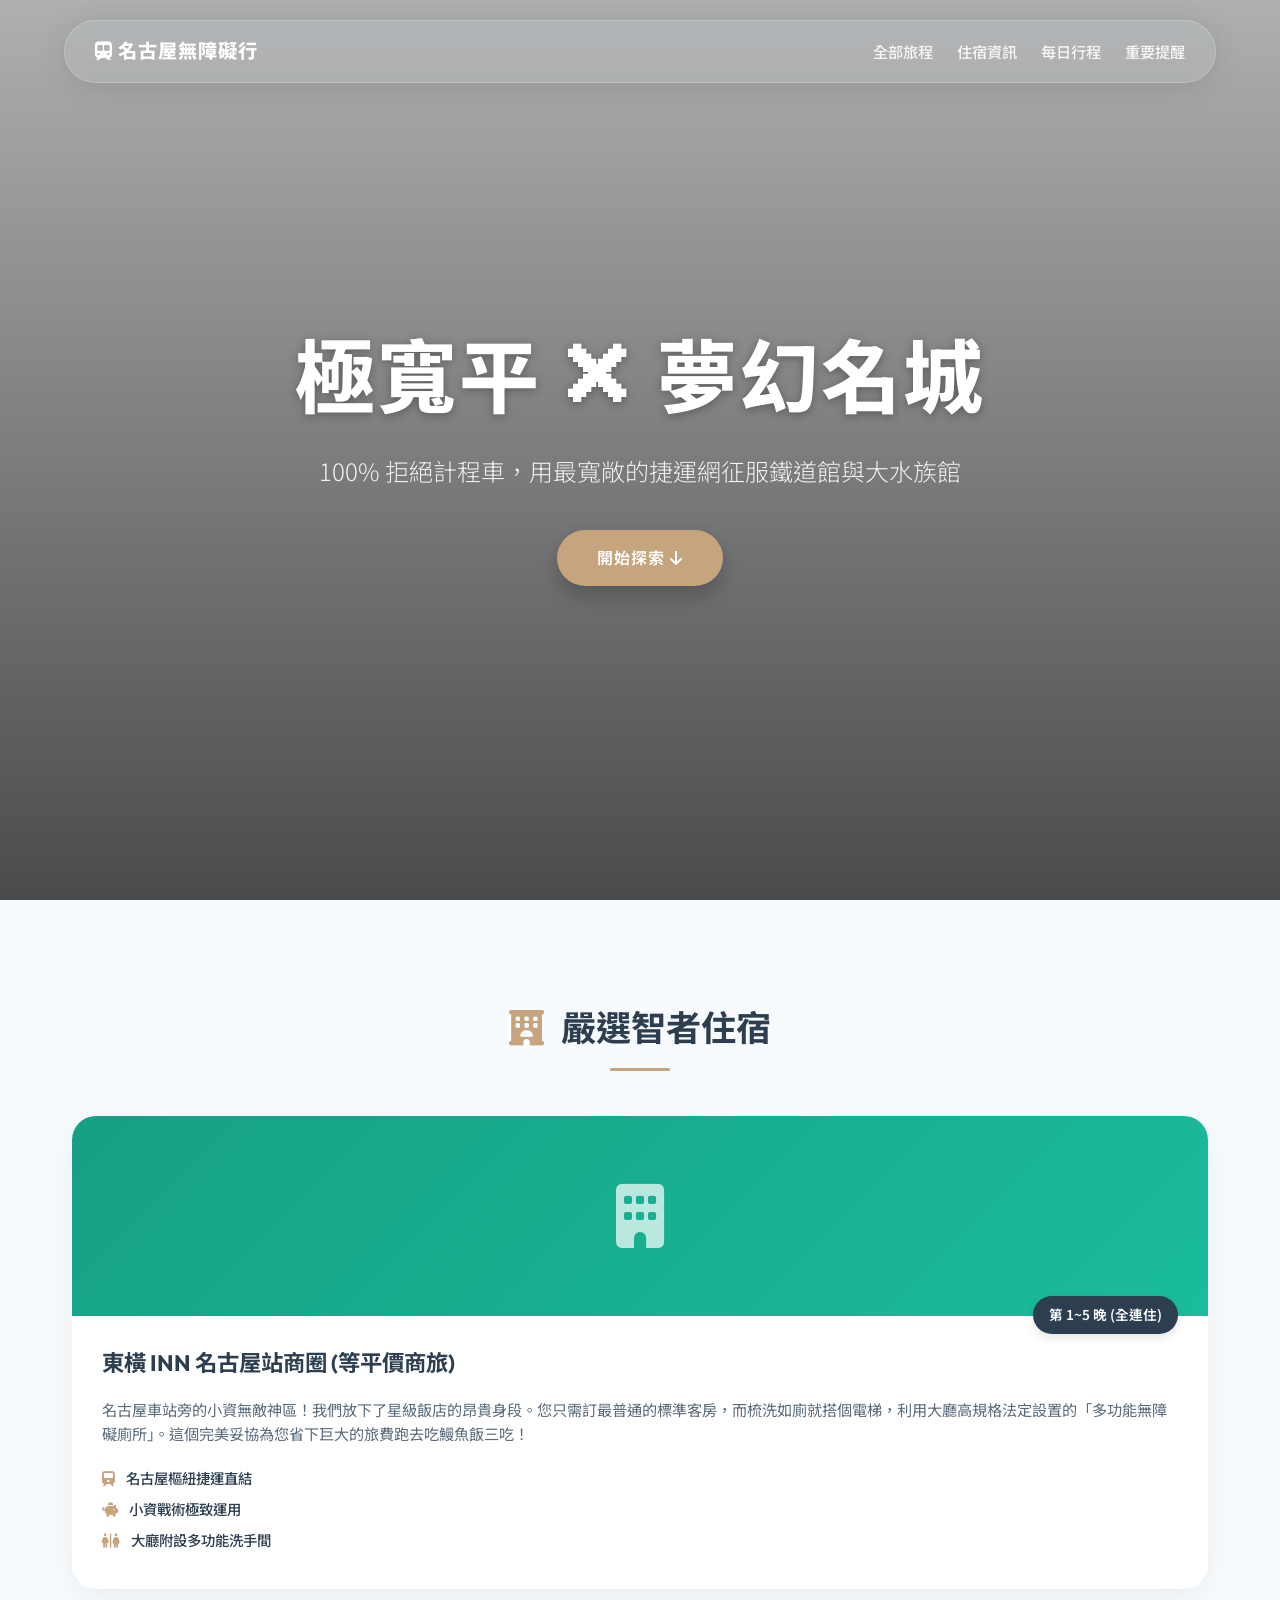
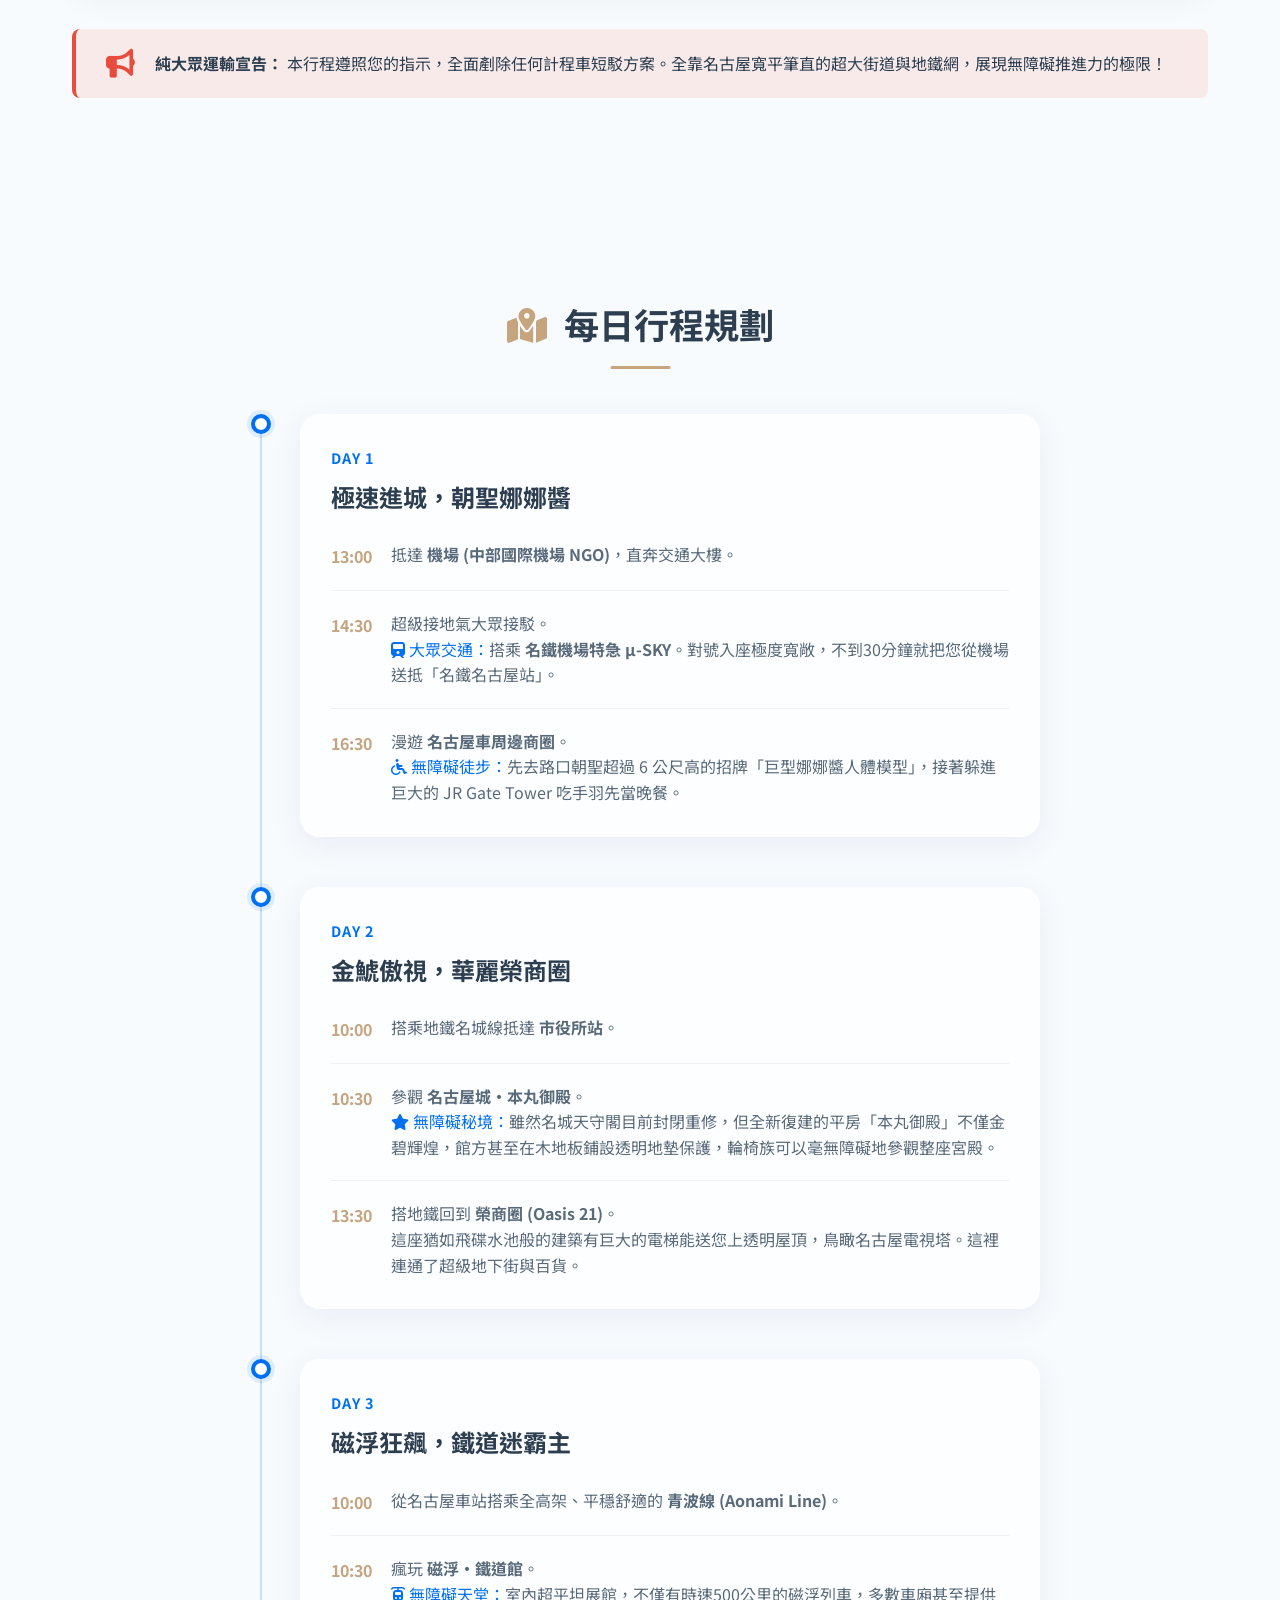
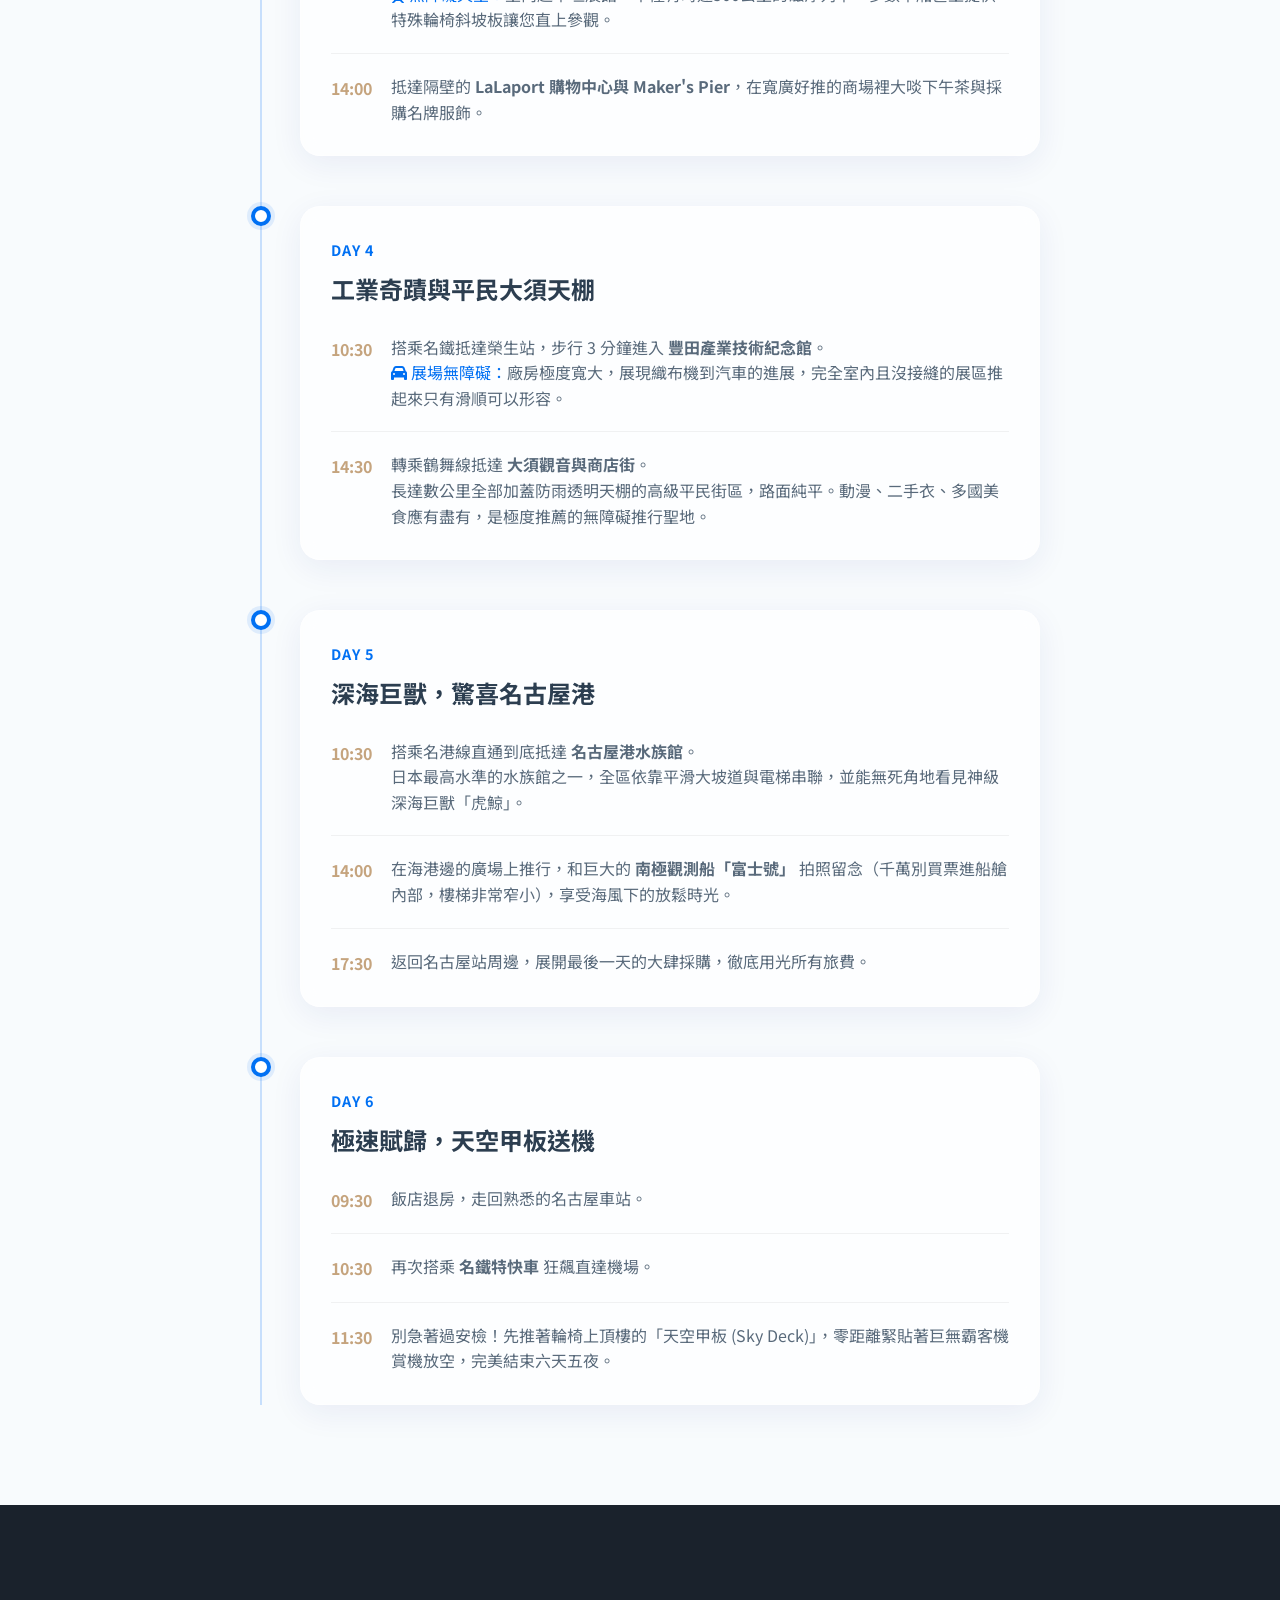
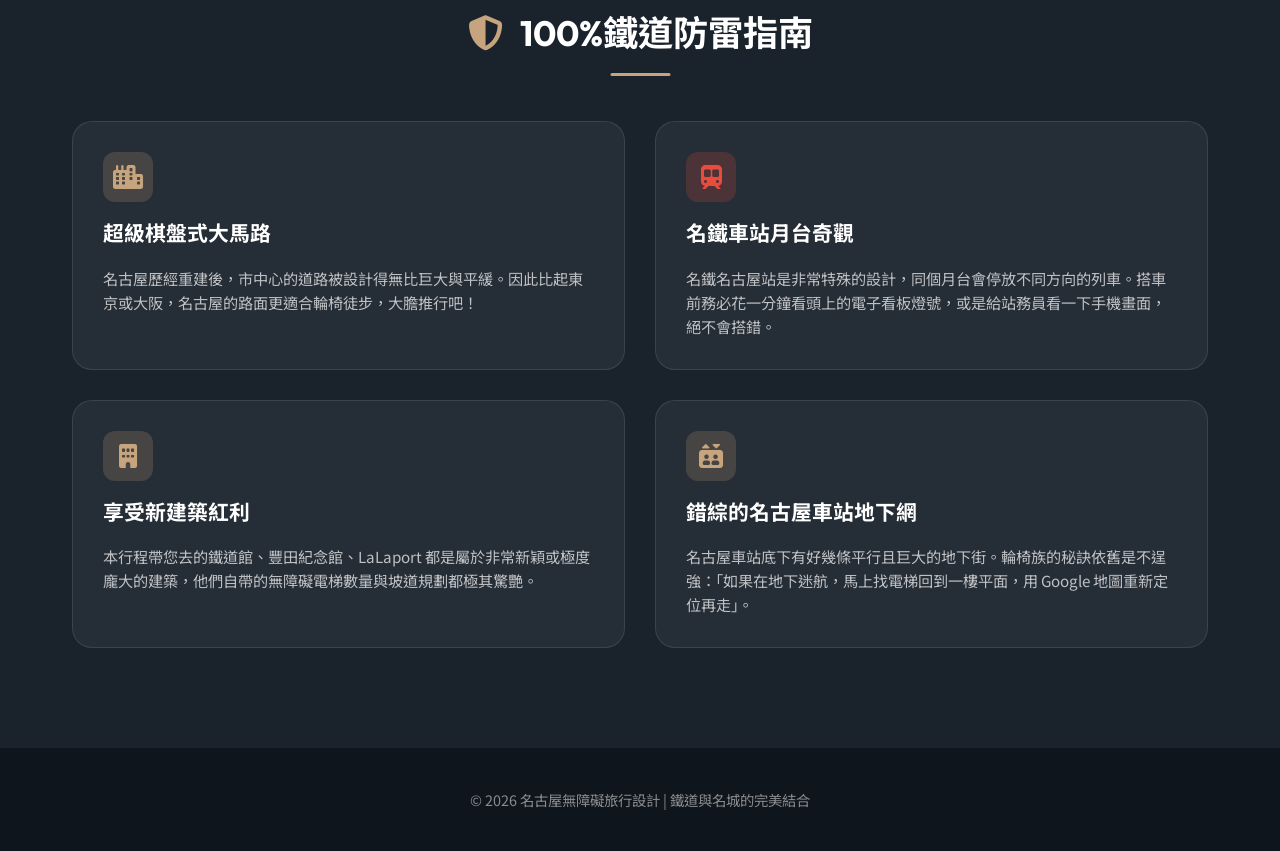
<file: nagoya.html>
<!DOCTYPE html>
<html lang="zh-TW">
<head>
    <meta charset="UTF-8">
    <meta name="viewport" content="width=device-width, initial-scale=1.0">
    <title>名古屋專屬無障礙自由行 | 中部六天五夜純鐵道之旅</title>
    <meta name="description" content="全大眾運輸、超高CP值！專為輪椅使用者設計的日本名古屋六天五夜無障礙自由行。">
    <!-- Google Fonts -->
    <link rel="preconnect" href="https://fonts.googleapis.com">
    <link rel="preconnect" href="https://fonts.gstatic.com" crossorigin>
    <link href="https://fonts.googleapis.com/css2?family=Noto+Sans+TC:wght@300;400;500;700&family=Outfit:wght@400;600;800&display=swap" rel="stylesheet">
    <!-- Font Awesome -->
    <link rel="stylesheet" href="https://cdnjs.cloudflare.com/ajax/libs/font-awesome/6.4.0/css/all.min.css">
    <link rel="stylesheet" href="index.css">
    <style>
        /* Override Hero Background for Nagoya */
        .hero-background {
            background-image: linear-gradient(to bottom, rgba(0,0,0,0.3), rgba(0,0,0,0.7)), url('https://images.unsplash.com/photo-1626296181734-d023fbc0f0df?ixlib=rb-4.0.3&auto=format&fit=crop&w=1920&q=80');
        }
    </style>
</head>
<body>

    <!-- Hero Section -->
    <header class="hero">
        <div class="hero-background"></div>
        <div class="glass-nav">
            <div class="logo"><i class="fa-solid fa-train-subway"></i> 名古屋無障礙行</div>
            <nav>
                <a href="index.html">全部旅程</a>
                <a href="#accommodation">住宿資訊</a>
                <a href="#itinerary">每日行程</a>
                <a href="#tips">重要提醒</a>
            </nav>
        </div>
        <div class="hero-content">
            <h1 class="animate-fade-up">極寬平 ✕ 夢幻名城</h1>
            <p class="subtitle animate-fade-up" style="animation-delay: 0.2s;">100% 拒絕計程車，用最寬敞的捷運網征服鐵道館與大水族館</p>
            <a href="#itinerary" class="cta-button animate-fade-up" style="animation-delay: 0.4s;">
                開始探索 <i class="fa-solid fa-arrow-down"></i>
            </a>
        </div>
    </header>

    <!-- Accommodation Section -->
    <section id="accommodation" class="section glass-section">
        <div class="container">
            <h2 class="section-title"><i class="fa-solid fa-hotel"></i> 嚴選智者住宿</h2>
            <div class="cards-grid">
                <!-- Hotel 1 -->
                <div class="card hotel-card hover-lift">
                    <div class="card-image" style="background: linear-gradient(135deg, #16a085, #1abc9c); display: flex; align-items: center; justify-content: center;"><i class="fa-solid fa-building" style="font-size: 4rem; color: rgba(255,255,255,0.7);"></i></div>
                    <div class="card-content">
                        <div class="badge">第 1~5 晚 (全連住)</div>
                        <h3>東橫 INN 名古屋站商圈 (等平價商旅)</h3>
                        <p class="hotel-desc">名古屋車站旁的小資無敵神區！我們放下了星級飯店的昂貴身段。您只需訂最普通的標準客房，而梳洗如廁就搭個電梯，利用大廳高規格法定設置的「多功能無障礙廁所」。這個完美妥協為您省下巨大的旅費跑去吃鰻魚飯三吃！</p>
                        <ul class="features">
                            <li><i class="fa-solid fa-train"></i> 名古屋樞紐捷運直結</li>
                            <li><i class="fa-solid fa-piggy-bank"></i> 小資戰術極致運用</li>
                            <li><i class="fa-solid fa-restroom"></i> 大廳附設多功能洗手間</li>
                        </ul>
                    </div>
                </div>
            </div>
            <div class="alert-box warning-alert">
                <i class="fa-solid fa-bullhorn"></i>
                <div>
                    <strong>純大眾運輸宣告：</strong>
                    本行程遵照您的指示，全面剷除任何計程車短駁方案。全靠名古屋寬平筆直的超大街道與地鐵網，展現無障礙推進力的極限！
                </div>
            </div>
        </div>
    </section>

    <!-- Itinerary Timeline -->
    <section id="itinerary" class="section">
        <div class="container">
            <h2 class="section-title"><i class="fa-solid fa-map-location-dot"></i> 每日行程規劃</h2>
            <div class="timeline">
                
                <!-- Day 1 -->
                <div class="timeline-item">
                    <div class="timeline-dot"></div>
                    <div class="timeline-content glass-card hover-scale">
                        <div class="day-number">Day 1</div>
                        <h3>極速進城，朝聖娜娜醬</h3>
                        <div class="time-block">
                            <span class="time">13:00</span>
                            <p>抵達 <strong>機場 (中部國際機場 NGO)</strong>，直奔交通大樓。</p>
                        </div>
                        <div class="time-block">
                            <span class="time">14:30</span>
                            <p>超級接地氣大眾接駁。<br><span style="color:var(--accent-blue)"><i class="fa-solid fa-train"></i> 大眾交通：</span>搭乘 <strong>名鐵機場特急 μ-SKY</strong>。對號入座極度寬敞，不到30分鐘就把您從機場送抵「名鐵名古屋站」。</p>
                        </div>
                        <div class="time-block">
                            <span class="time">16:30</span>
                            <p>漫遊 <strong>名古屋車周邊商圈</strong>。<br><span style="color:var(--accent-blue)"><i class="fa-solid fa-wheelchair"></i> 無障礙徒步：</span>先去路口朝聖超過 6 公尺高的招牌「巨型娜娜醬人體模型」，接著躲進巨大的 JR Gate Tower 吃手羽先當晚餐。</p>
                        </div>
                    </div>
                </div>

                <!-- Day 2 -->
                <div class="timeline-item">
                    <div class="timeline-dot"></div>
                    <div class="timeline-content glass-card hover-scale">
                        <div class="day-number">Day 2</div>
                        <h3>金鯱傲視，華麗榮商圈</h3>
                        <div class="time-block">
                            <span class="time">10:00</span>
                            <p>搭乘地鐵名城線抵達 <strong>市役所站</strong>。</p>
                        </div>
                        <div class="time-block">
                            <span class="time">10:30</span>
                            <p>參觀 <strong>名古屋城・本丸御殿</strong>。<br><span style="color:var(--accent-blue)"><i class="fa-solid fa-star"></i> 無障礙秘境：</span>雖然名城天守閣目前封閉重修，但全新復建的平房「本丸御殿」不僅金碧輝煌，館方甚至在木地板鋪設透明地墊保護，輪椅族可以毫無障礙地參觀整座宮殿。</p>
                        </div>
                        <div class="time-block">
                            <span class="time">13:30</span>
                            <p>搭地鐵回到 <strong>榮商圈 (Oasis 21)</strong>。<br>這座猶如飛碟水池般的建築有巨大的電梯能送您上透明屋頂，鳥瞰名古屋電視塔。這裡連通了超級地下街與百貨。</p>
                        </div>
                    </div>
                </div>

                <!-- Day 3 -->
                <div class="timeline-item">
                    <div class="timeline-dot"></div>
                    <div class="timeline-content glass-card hover-scale">
                        <div class="day-number">Day 3</div>
                        <h3>磁浮狂飆，鐵道迷霸主</h3>
                        <div class="time-block">
                            <span class="time">10:00</span>
                            <p>從名古屋車站搭乘全高架、平穩舒適的 <strong>青波線 (Aonami Line)</strong>。</p>
                        </div>
                        <div class="time-block">
                            <span class="time">10:30</span>
                            <p>瘋玩 <strong>磁浮・鐵道館</strong>。<br><span style="color:var(--accent-blue)"><i class="fa-solid fa-train-tram"></i> 無障礙天堂：</span>室內超平坦展館，不僅有時速500公里的磁浮列車，多數車廂甚至提供特殊輪椅斜坡板讓您直上參觀。</p>
                        </div>
                        <div class="time-block">
                            <span class="time">14:00</span>
                            <p>抵達隔壁的 <strong>LaLaport 購物中心與 Maker's Pier</strong>，在寬廣好推的商場裡大啖下午茶與採購名牌服飾。</p>
                        </div>
                    </div>
                </div>

                <!-- Day 4 -->
                <div class="timeline-item">
                    <div class="timeline-dot"></div>
                    <div class="timeline-content glass-card hover-scale">
                        <div class="day-number">Day 4</div>
                        <h3>工業奇蹟與平民大須天棚</h3>
                        <div class="time-block">
                            <span class="time">10:30</span>
                            <p>搭乘名鐵抵達榮生站，步行 3 分鐘進入 <strong>豐田產業技術紀念館</strong>。<br><span style="color:var(--accent-blue)"><i class="fa-solid fa-car"></i> 展場無障礙：</span>廠房極度寬大，展現織布機到汽車的進展，完全室內且沒接縫的展區推起來只有滑順可以形容。</p>
                        </div>
                        <div class="time-block">
                            <span class="time">14:30</span>
                            <p>轉乘鶴舞線抵達 <strong>大須觀音與商店街</strong>。<br>長達數公里全部加蓋防雨透明天棚的高級平民街區，路面純平。動漫、二手衣、多國美食應有盡有，是極度推薦的無障礙推行聖地。</p>
                        </div>
                    </div>
                </div>

                <!-- Day 5 -->
                <div class="timeline-item">
                    <div class="timeline-dot"></div>
                    <div class="timeline-content glass-card hover-scale">
                        <div class="day-number">Day 5</div>
                        <h3>深海巨獸，驚喜名古屋港</h3>
                        <div class="time-block">
                            <span class="time">10:30</span>
                            <p>搭乘名港線直通到底抵達 <strong>名古屋港水族館</strong>。<br>日本最高水準的水族館之一，全區依靠平滑大坡道與電梯串聯，並能無死角地看見神級深海巨獸「虎鯨」。</p>
                        </div>
                        <div class="time-block">
                            <span class="time">14:00</span>
                            <p>在海港邊的廣場上推行，和巨大的 <strong>南極觀測船「富士號」</strong> 拍照留念（千萬別買票進船艙內部，樓梯非常窄小），享受海風下的放鬆時光。</p>
                        </div>
                        <div class="time-block">
                            <span class="time">17:30</span>
                            <p>返回名古屋站周邊，展開最後一天的大肆採購，徹底用光所有旅費。</p>
                        </div>
                    </div>
                </div>

                <!-- Day 6 -->
                <div class="timeline-item">
                    <div class="timeline-dot"></div>
                    <div class="timeline-content glass-card hover-scale">
                        <div class="day-number">Day 6</div>
                        <h3>極速賦歸，天空甲板送機</h3>
                        <div class="time-block">
                            <span class="time">09:30</span>
                            <p>飯店退房，走回熟悉的名古屋車站。</p>
                        </div>
                        <div class="time-block">
                            <span class="time">10:30</span>
                            <p>再次搭乘 <strong>名鐵特快車</strong> 狂飆直達機場。</p>
                        </div>
                        <div class="time-block">
                            <span class="time">11:30</span>
                            <p>別急著過安檢！先推著輪椅上頂樓的「天空甲板 (Sky Deck)」，零距離緊貼著巨無霸客機賞機放空，完美結束六天五夜。</p>
                        </div>
                    </div>
                </div>

            </div>
        </div>
    </section>

    <!-- Tips Section -->
    <section id="tips" class="section dark-section">
        <div class="container">
            <h2 class="section-title"><i class="fa-solid fa-shield-halved"></i> 100%鐵道防雷指南</h2>
            <div class="grid-2-col">
                <div class="tip-card">
                    <div class="tip-icon"><i class="fa-solid fa-city"></i></div>
                    <h3>超級棋盤式大馬路</h3>
                    <p>名古屋歷經重建後，市中心的道路被設計得無比巨大與平緩。因此比起東京或大阪，名古屋的路面更適合輪椅徒步，大膽推行吧！</p>
                </div>
                <div class="tip-card danger-tip">
                    <div class="tip-icon"><i class="fa-solid fa-train-subway"></i></div>
                    <h3>名鐵車站月台奇觀</h3>
                    <p>名鐵名古屋站是非常特殊的設計，同個月台會停放不同方向的列車。搭車前務必花一分鐘看頭上的電子看板燈號，或是給站務員看一下手機畫面，絕不會搭錯。</p>
                </div>
                <div class="tip-card">
                    <div class="tip-icon"><i class="fa-solid fa-building"></i></div>
                    <h3>享受新建築紅利</h3>
                    <p>本行程帶您去的鐵道館、豐田紀念館、LaLaport 都是屬於非常新穎或極度龐大的建築，他們自帶的無障礙電梯數量與坡道規劃都極其驚艷。</p>
                </div>
                <div class="tip-card">
                    <div class="tip-icon"><i class="fa-solid fa-elevator"></i></div>
                    <h3>錯綜的名古屋車站地下網</h3>
                    <p>名古屋車站底下有好幾條平行且巨大的地下街。輪椅族的秘訣依舊是不逞強：「如果在地下迷航，馬上找電梯回到一樓平面，用 Google 地圖重新定位再走」。</p>
                </div>
            </div>
        </div>
    </section>

    <footer>
        <div class="container text-center">
            <p>&copy; 2026 名古屋無障礙旅行設計 | 鐵道與名城的完美結合</p>
        </div>
    </footer>

    <script>
        const observerOptions = {
            threshold: 0.1,
            rootMargin: "0px 0px -50px 0px"
        };
        const observer = new IntersectionObserver((entries) => {
            entries.forEach(entry => {
                if (entry.isIntersecting) {
                    entry.target.classList.add('in-view');
                }
            });
        }, observerOptions);
        document.querySelectorAll('.timeline-item, .card, .tip-card').forEach(el => {
            el.classList.add('animate-on-scroll');
            observer.observe(el);
        });
    </script>
</body>
</html>
</file>
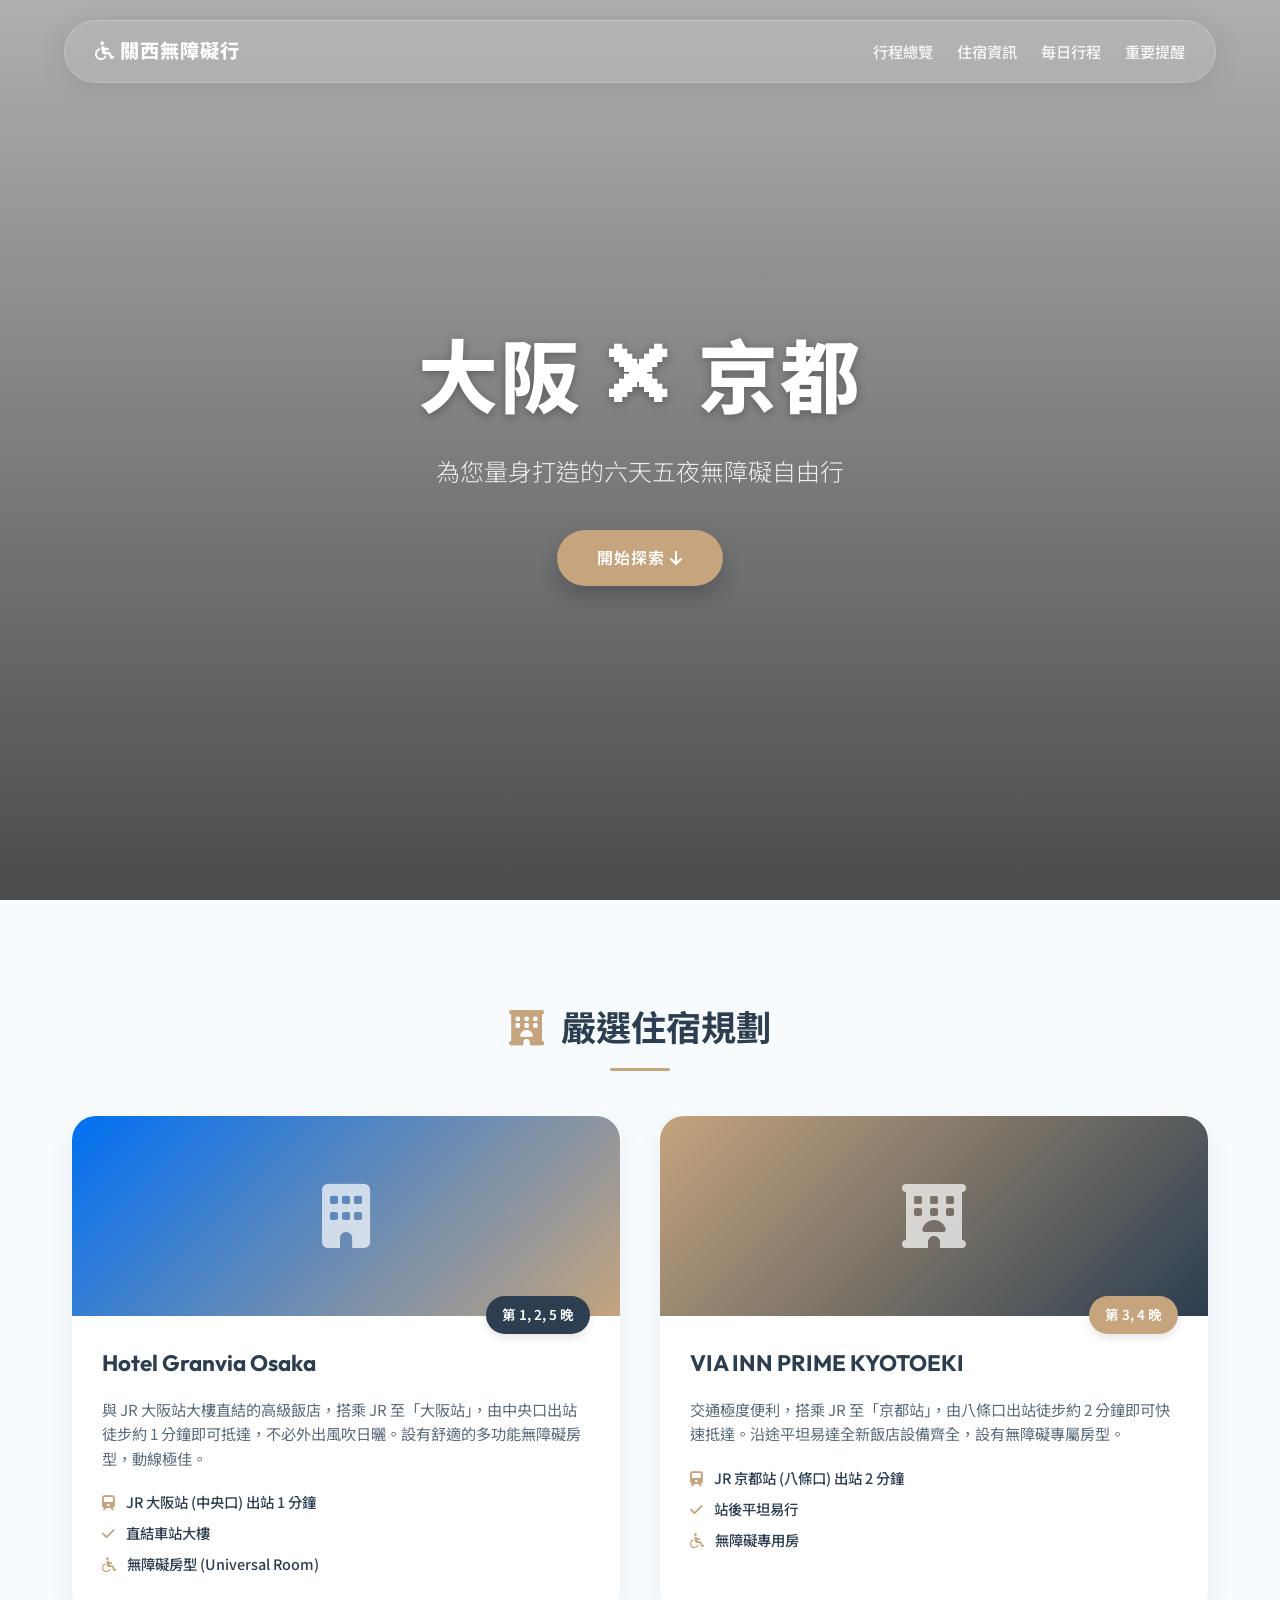
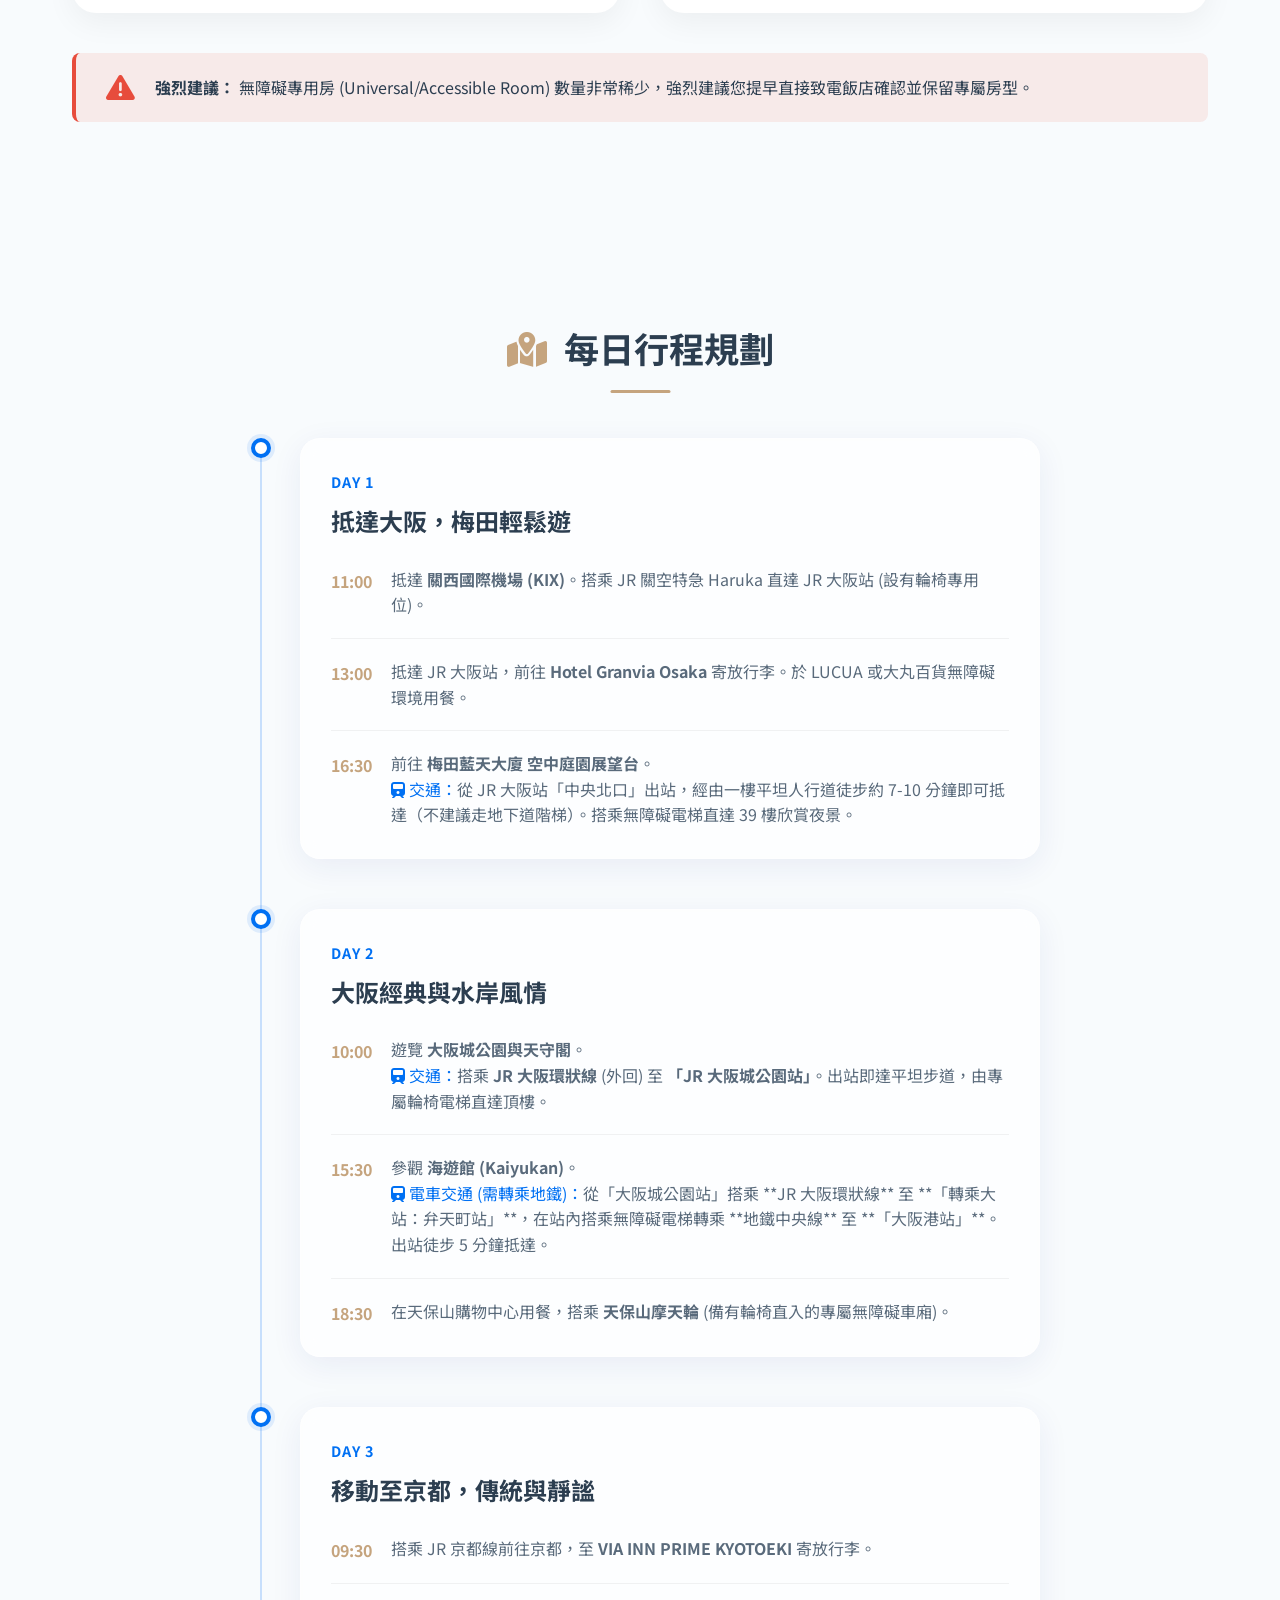
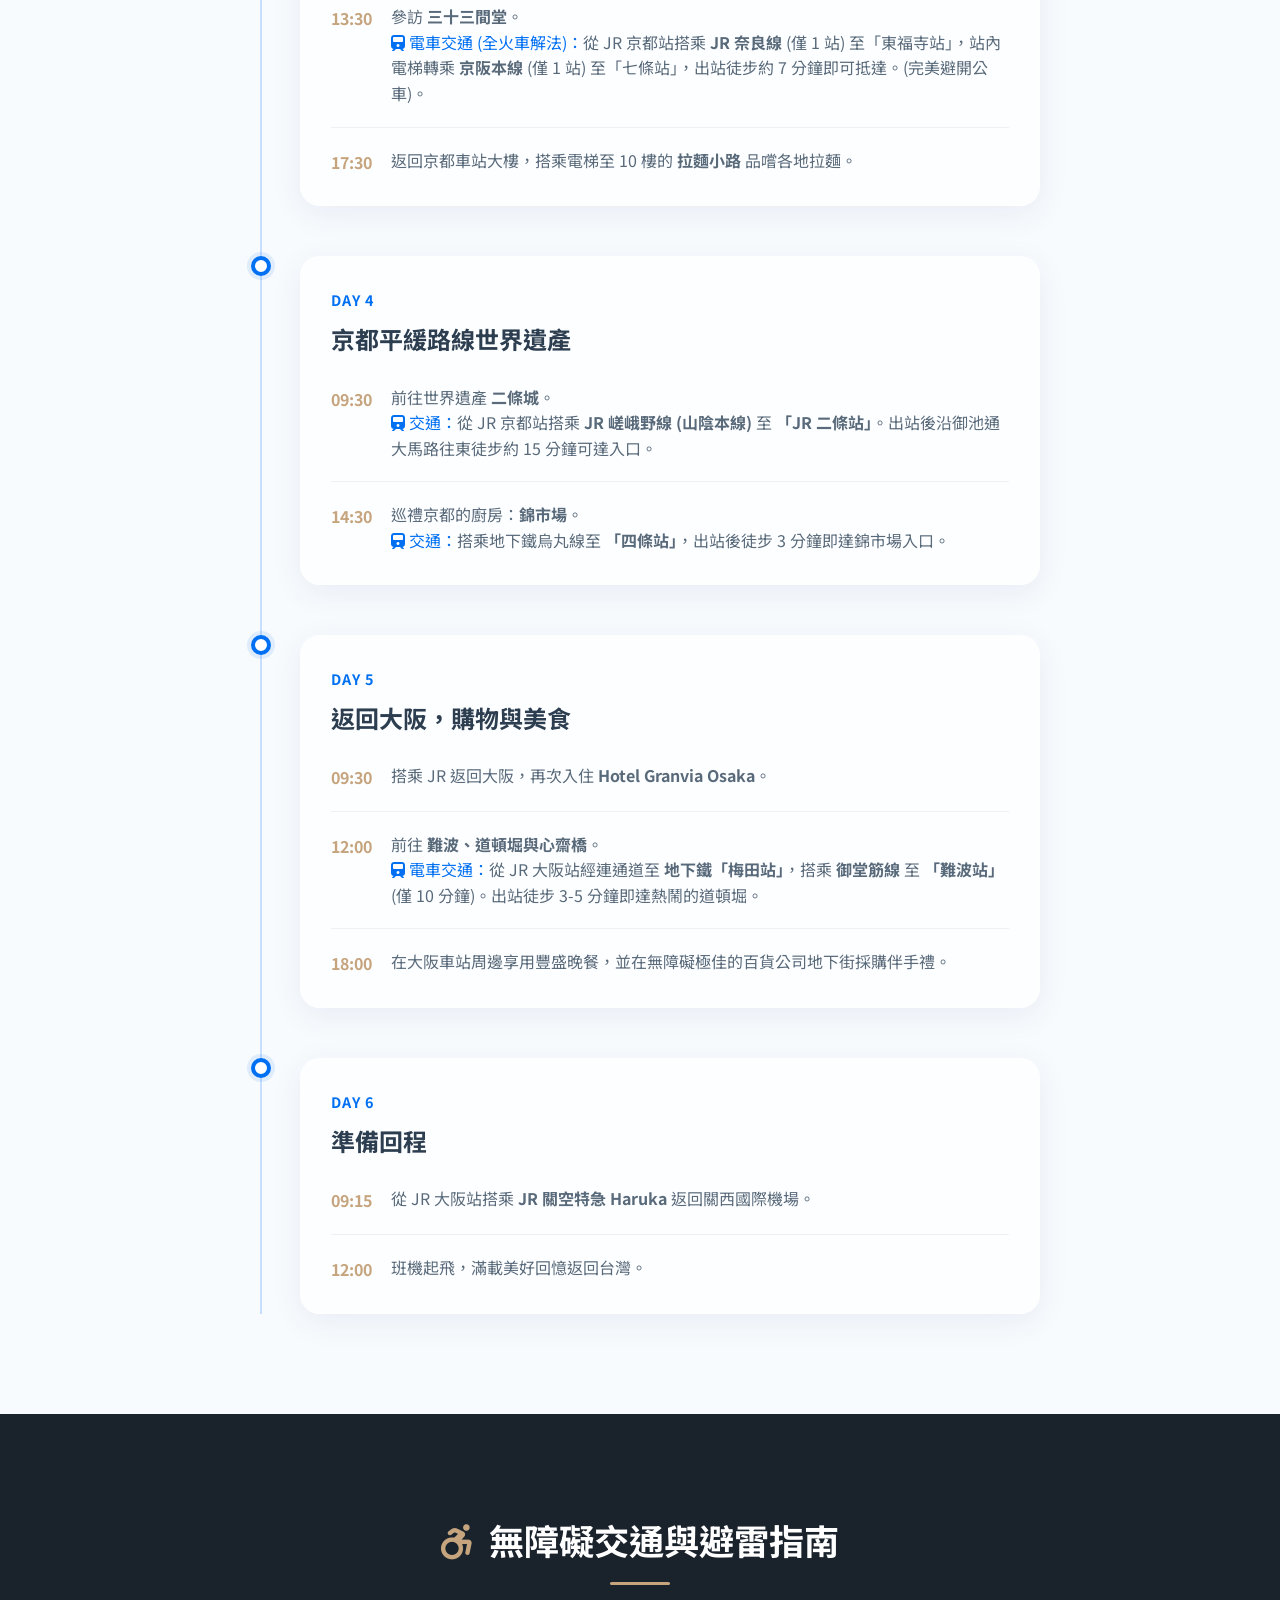
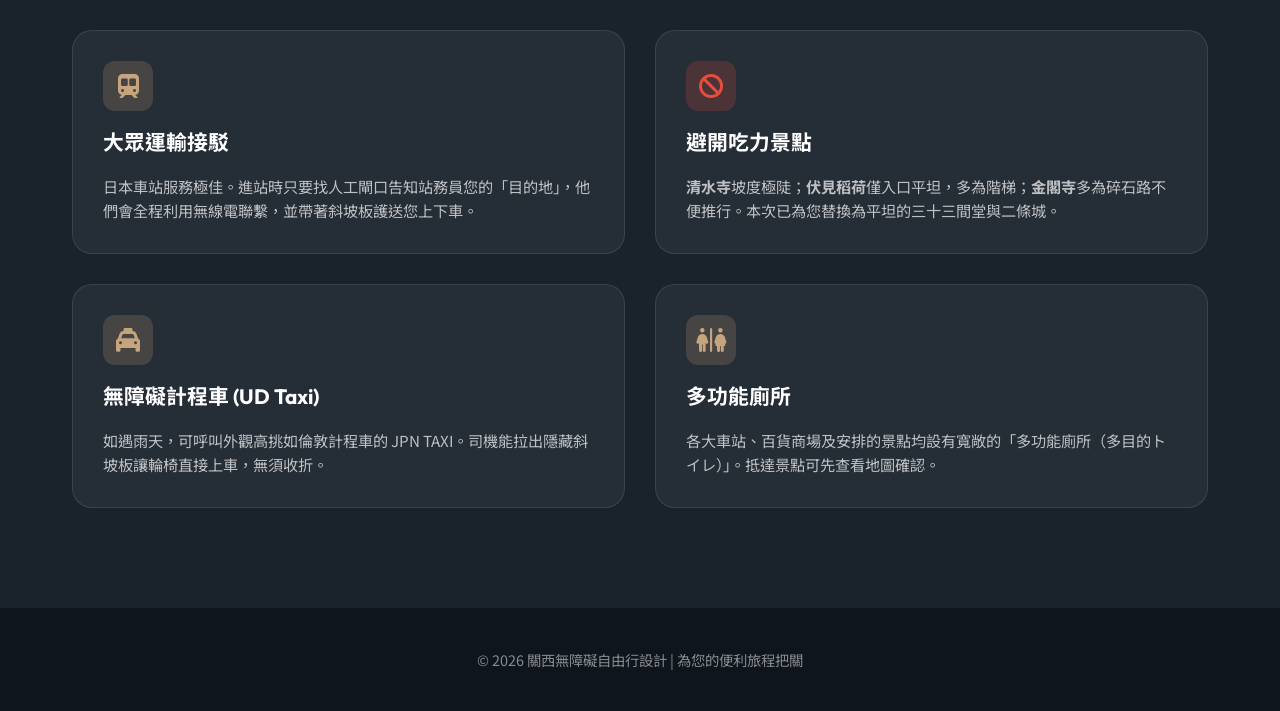
<file: osaka.html>
<!DOCTYPE html>
<html lang="zh-TW">
<head>
    <meta charset="UTF-8">
    <meta name="viewport" content="width=device-width, initial-scale=1.0">
    <title>關西專屬無障礙自由行 | 六天五夜深度導覽</title>
    <meta name="description" content="專為輪椅使用者設計的大阪、京都六天五夜無障礙自由行行程規劃，包含住宿、交通與景點安排。">
    <!-- Google Fonts -->
    <link rel="preconnect" href="https://fonts.googleapis.com">
    <link rel="preconnect" href="https://fonts.gstatic.com" crossorigin>
    <link href="https://fonts.googleapis.com/css2?family=Noto+Sans+TC:wght@300;400;500;700&family=Outfit:wght@400;600;800&display=swap" rel="stylesheet">
    <!-- Font Awesome -->
    <link rel="stylesheet" href="https://cdnjs.cloudflare.com/ajax/libs/font-awesome/6.4.0/css/all.min.css">
    <link rel="stylesheet" href="index.css">
</head>
<body>

    <!-- Hero Section -->
    <header class="hero">
        <div class="hero-background"></div>
        <div class="glass-nav">
            <div class="logo"><i class="fa-solid fa-wheelchair"></i> 關西無障礙行</div>
            <nav>
                <a href="#overview">行程總覽</a>
                <a href="#accommodation">住宿資訊</a>
                <a href="#itinerary">每日行程</a>
                <a href="#tips">重要提醒</a>
            </nav>
        </div>
        <div class="hero-content">
            <h1 class="animate-fade-up">大阪 ✕ 京都</h1>
            <p class="subtitle animate-fade-up" style="animation-delay: 0.2s;">為您量身打造的六天五夜無障礙自由行</p>
            <a href="#itinerary" class="cta-button animate-fade-up" style="animation-delay: 0.4s;">
                開始探索 <i class="fa-solid fa-arrow-down"></i>
            </a>
        </div>
    </header>

    <!-- Accommodation Section -->
    <section id="accommodation" class="section glass-section">
        <div class="container">
            <h2 class="section-title"><i class="fa-solid fa-hotel"></i> 嚴選住宿規劃</h2>
            <div class="cards-grid">
                <!-- Hotel 1 -->
                <div class="card hotel-card hover-lift">
                    <div class="card-image" style="background: linear-gradient(135deg, #0070f3, #c5a47e); display: flex; align-items: center; justify-content: center;"><i class="fa-solid fa-building" style="font-size: 4rem; color: rgba(255,255,255,0.7);"></i></div>
                    <div class="card-content">
                        <div class="badge">第 1, 2, 5 晚</div>
                        <h3>Hotel Granvia Osaka</h3>
                        <p class="hotel-desc">與 JR 大阪站大樓直結的高級飯店，搭乘 JR 至「大阪站」，由中央口出站徒步約 1 分鐘即可抵達，不必外出風吹日曬。設有舒適的多功能無障礙房型，動線極佳。</p>
                        <ul class="features">
                            <li><i class="fa-solid fa-train"></i> JR 大阪站 (中央口) 出站 1 分鐘</li>
                            <li><i class="fa-solid fa-check"></i> 直結車站大樓</li>
                            <li><i class="fa-solid fa-wheelchair"></i> 無障礙房型 (Universal Room)</li>
                        </ul>
                    </div>
                </div>
                <div class="card hotel-card hover-lift">
                    <div class="card-image" style="background: linear-gradient(135deg, #c5a47e, #2c3e50); display: flex; align-items: center; justify-content: center;"><i class="fa-solid fa-hotel" style="font-size: 4rem; color: rgba(255,255,255,0.7);"></i></div>
                    <div class="card-content">
                        <div class="badge kyoto-badge">第 3, 4 晚</div>
                        <h3>VIA INN PRIME KYOTOEKI</h3>
                        <p class="hotel-desc">交通極度便利，搭乘 JR 至「京都站」，由八條口出站徒步約 2 分鐘即可快速抵達。沿途平坦易達全新飯店設備齊全，設有無障礙專屬房型。</p>
                        <ul class="features">
                            <li><i class="fa-solid fa-train"></i> JR 京都站 (八條口) 出站 2 分鐘</li>
                            <li><i class="fa-solid fa-check"></i> 站後平坦易行</li>
                            <li><i class="fa-solid fa-wheelchair"></i> 無障礙專用房</li>
                        </ul>
                    </div>
                </div>
            </div>
            <div class="alert-box warning-alert">
                <i class="fa-solid fa-triangle-exclamation"></i>
                <div>
                    <strong>強烈建議：</strong>
                    無障礙專用房 (Universal/Accessible Room) 數量非常稀少，強烈建議您提早直接致電飯店確認並保留專屬房型。
                </div>
            </div>
        </div>
    </section>

    <!-- Itinerary Timeline -->
    <section id="itinerary" class="section">
        <div class="container">
            <h2 class="section-title"><i class="fa-solid fa-map-location-dot"></i> 每日行程規劃</h2>
            <div class="timeline">
                
                <!-- Day 1 -->
                <div class="timeline-item">
                    <div class="timeline-dot"></div>
                    <div class="timeline-content glass-card hover-scale">
                        <div class="day-number">Day 1</div>
                        <h3>抵達大阪，梅田輕鬆遊</h3>
                        <div class="time-block">
                            <span class="time">11:00</span>
                            <p>抵達 <strong>關西國際機場 (KIX)</strong>。搭乘 JR 關空特急 Haruka 直達 JR 大阪站 (設有輪椅專用位)。</p>
                        </div>
                        <div class="time-block">
                            <span class="time">13:00</span>
                            <p>抵達 JR 大阪站，前往 <strong>Hotel Granvia Osaka</strong> 寄放行李。於 LUCUA 或大丸百貨無障礙環境用餐。</p>
                        </div>
                        <div class="time-block">
                            <span class="time">16:30</span>
                            <p>前往 <strong>梅田藍天大廈 空中庭園展望台</strong>。<br><span style="color:var(--accent-blue)"><i class="fa-solid fa-train"></i> 交通：</span>從 JR 大阪站「中央北口」出站，經由一樓平坦人行道徒步約 7-10 分鐘即可抵達（不建議走地下道階梯）。搭乘無障礙電梯直達 39 樓欣賞夜景。</p>
                        </div>
                    </div>
                </div>

                <!-- Day 2 -->
                <div class="timeline-item">
                    <div class="timeline-dot"></div>
                    <div class="timeline-content glass-card hover-scale">
                        <div class="day-number">Day 2</div>
                        <h3>大阪經典與水岸風情</h3>
                        <div class="time-block">
                            <span class="time">10:00</span>
                            <p>遊覽 <strong>大阪城公園與天守閣</strong>。<br><span style="color:var(--accent-blue)"><i class="fa-solid fa-train"></i> 交通：</span>搭乘 <strong>JR 大阪環狀線</strong> (外回) 至 <strong>「JR 大阪城公園站」</strong>。出站即達平坦步道，由專屬輪椅電梯直達頂樓。</p>
                        </div>
                        <div class="time-block">
                            <span class="time">15:30</span>
                            <p>參觀 <strong>海遊館 (Kaiyukan)</strong>。<br><span style="color:var(--accent-blue)"><i class="fa-solid fa-train"></i> 電車交通 (需轉乘地鐵)：</span>從「大阪城公園站」搭乘 **JR 大阪環狀線** 至 **「轉乘大站：弁天町站」**，在站內搭乘無障礙電梯轉乘 **地鐵中央線** 至 **「大阪港站」**。出站徒步 5 分鐘抵達。</p>
                        </div>
                        <div class="time-block">
                            <span class="time">18:30</span>
                            <p>在天保山購物中心用餐，搭乘 <strong>天保山摩天輪</strong> (備有輪椅直入的專屬無障礙車廂)。</p>
                        </div>
                    </div>
                </div>

                <!-- Day 3 -->
                <div class="timeline-item">
                    <div class="timeline-dot"></div>
                    <div class="timeline-content glass-card hover-scale">
                        <div class="day-number">Day 3</div>
                        <h3>移動至京都，傳統與靜謐</h3>
                        <div class="time-block">
                            <span class="time">09:30</span>
                            <p>搭乘 JR 京都線前往京都，至 <strong>VIA INN PRIME KYOTOEKI</strong> 寄放行李。</p>
                        </div>
                        <div class="time-block">
                            <span class="time">13:30</span>
                            <p>參訪 <strong>三十三間堂</strong>。<br><span style="color:var(--accent-blue)"><i class="fa-solid fa-train"></i> 電車交通 (全火車解法)：</span>從 JR 京都站搭乘 <strong>JR 奈良線</strong> (僅 1 站) 至「東福寺站」，站內電梯轉乘 <strong>京阪本線</strong> (僅 1 站) 至「七條站」，出站徒步約 7 分鐘即可抵達。(完美避開公車)。</p>
                        </div>
                        <div class="time-block">
                            <span class="time">17:30</span>
                            <p>返回京都車站大樓，搭乘電梯至 10 樓的 <strong>拉麵小路</strong> 品嚐各地拉麵。</p>
                        </div>
                    </div>
                </div>

                <!-- Day 4 -->
                <div class="timeline-item">
                    <div class="timeline-dot"></div>
                    <div class="timeline-content glass-card hover-scale">
                        <div class="day-number">Day 4</div>
                        <h3>京都平緩路線世界遺產</h3>
                        <div class="time-block">
                            <span class="time">09:30</span>
                            <p>前往世界遺產 <strong>二條城</strong>。<br><span style="color:var(--accent-blue)"><i class="fa-solid fa-train"></i> 交通：</span>從 JR 京都站搭乘 <strong>JR 嵯峨野線 (山陰本線)</strong> 至 <strong>「JR 二條站」</strong>。出站後沿御池通大馬路往東徒步約 15 分鐘可達入口。</p>
                        </div>
                        <div class="time-block">
                            <span class="time">14:30</span>
                            <p>巡禮京都的廚房：<strong>錦市場</strong>。<br><span style="color:var(--accent-blue)"><i class="fa-solid fa-train"></i> 交通：</span>搭乘地下鐵烏丸線至 <strong>「四條站」</strong>，出站後徒步 3 分鐘即達錦市場入口。</p>
                        </div>
                    </div>
                </div>

                <!-- Day 5 -->
                <div class="timeline-item">
                    <div class="timeline-dot"></div>
                    <div class="timeline-content glass-card hover-scale">
                        <div class="day-number">Day 5</div>
                        <h3>返回大阪，購物與美食</h3>
                        <div class="time-block">
                            <span class="time">09:30</span>
                            <p>搭乘 JR 返回大阪，再次入住 <strong>Hotel Granvia Osaka</strong>。</p>
                        </div>
                        <div class="time-block">
                            <span class="time">12:00</span>
                            <p>前往 <strong>難波、道頓堀與心齋橋</strong>。<br><span style="color:var(--accent-blue)"><i class="fa-solid fa-train"></i> 電車交通：</span>從 JR 大阪站經連通道至 <strong>地下鐵「梅田站」</strong>，搭乘 <strong>御堂筋線</strong> 至 <strong>「難波站」</strong> (僅 10 分鐘)。出站徒步 3-5 分鐘即達熱鬧的道頓堀。</p>
                        </div>
                        <div class="time-block">
                            <span class="time">18:00</span>
                            <p>在大阪車站周邊享用豐盛晚餐，並在無障礙極佳的百貨公司地下街採購伴手禮。</p>
                        </div>
                    </div>
                </div>

                <!-- Day 6 -->
                <div class="timeline-item">
                    <div class="timeline-dot"></div>
                    <div class="timeline-content glass-card hover-scale">
                        <div class="day-number">Day 6</div>
                        <h3>準備回程</h3>
                        <div class="time-block">
                            <span class="time">09:15</span>
                            <p>從 JR 大阪站搭乘 <strong>JR 關空特急 Haruka</strong> 返回關西國際機場。</p>
                        </div>
                        <div class="time-block">
                            <span class="time">12:00</span>
                            <p>班機起飛，滿載美好回憶返回台灣。</p>
                        </div>
                    </div>
                </div>

            </div>
        </div>
    </section>

    <!-- Tips Section -->
    <section id="tips" class="section dark-section">
        <div class="container">
            <h2 class="section-title"><i class="fa-solid fa-wheelchair-move"></i> 無障礙交通與避雷指南</h2>
            <div class="grid-2-col">
                <div class="tip-card">
                    <div class="tip-icon"><i class="fa-solid fa-train-subway"></i></div>
                    <h3>大眾運輸接駁</h3>
                    <p>日本車站服務極佳。進站時只要找人工閘口告知站務員您的「目的地」，他們會全程利用無線電聯繫，並帶著斜坡板護送您上下車。</p>
                </div>
                <div class="tip-card danger-tip">
                    <div class="tip-icon"><i class="fa-solid fa-ban"></i></div>
                    <h3>避開吃力景點</h3>
                    <p><strong>清水寺</strong>坡度極陡；<strong>伏見稻荷</strong>僅入口平坦，多為階梯；<strong>金閣寺</strong>多為碎石路不便推行。本次已為您替換為平坦的三十三間堂與二條城。</p>
                </div>
                <div class="tip-card">
                    <div class="tip-icon"><i class="fa-solid fa-taxi"></i></div>
                    <h3>無障礙計程車 (UD Taxi)</h3>
                    <p>如遇雨天，可呼叫外觀高挑如倫敦計程車的 JPN TAXI。司機能拉出隱藏斜坡板讓輪椅直接上車，無須收折。</p>
                </div>
                <div class="tip-card">
                    <div class="tip-icon"><i class="fa-solid fa-restroom"></i></div>
                    <h3>多功能廁所</h3>
                    <p>各大車站、百貨商場及安排的景點均設有寬敞的「多功能廁所（多目的トイレ）」。抵達景點可先查看地圖確認。</p>
                </div>
            </div>
        </div>
    </section>

    <footer>
        <div class="container text-center">
            <p>&copy; 2026 關西無障礙自由行設計 | 為您的便利旅程把關</p>
        </div>
    </footer>

    <script>
        // Simple scroll animation script
        const observerOptions = {
            threshold: 0.1,
            rootMargin: "0px 0px -50px 0px"
        };

        const observer = new IntersectionObserver((entries) => {
            entries.forEach(entry => {
                if (entry.isIntersecting) {
                    entry.target.classList.add('in-view');
                }
            });
        }, observerOptions);

        document.querySelectorAll('.timeline-item, .card, .tip-card').forEach(el => {
            el.classList.add('animate-on-scroll');
            observer.observe(el);
        });
    </script>
</body>
</html>
</file>
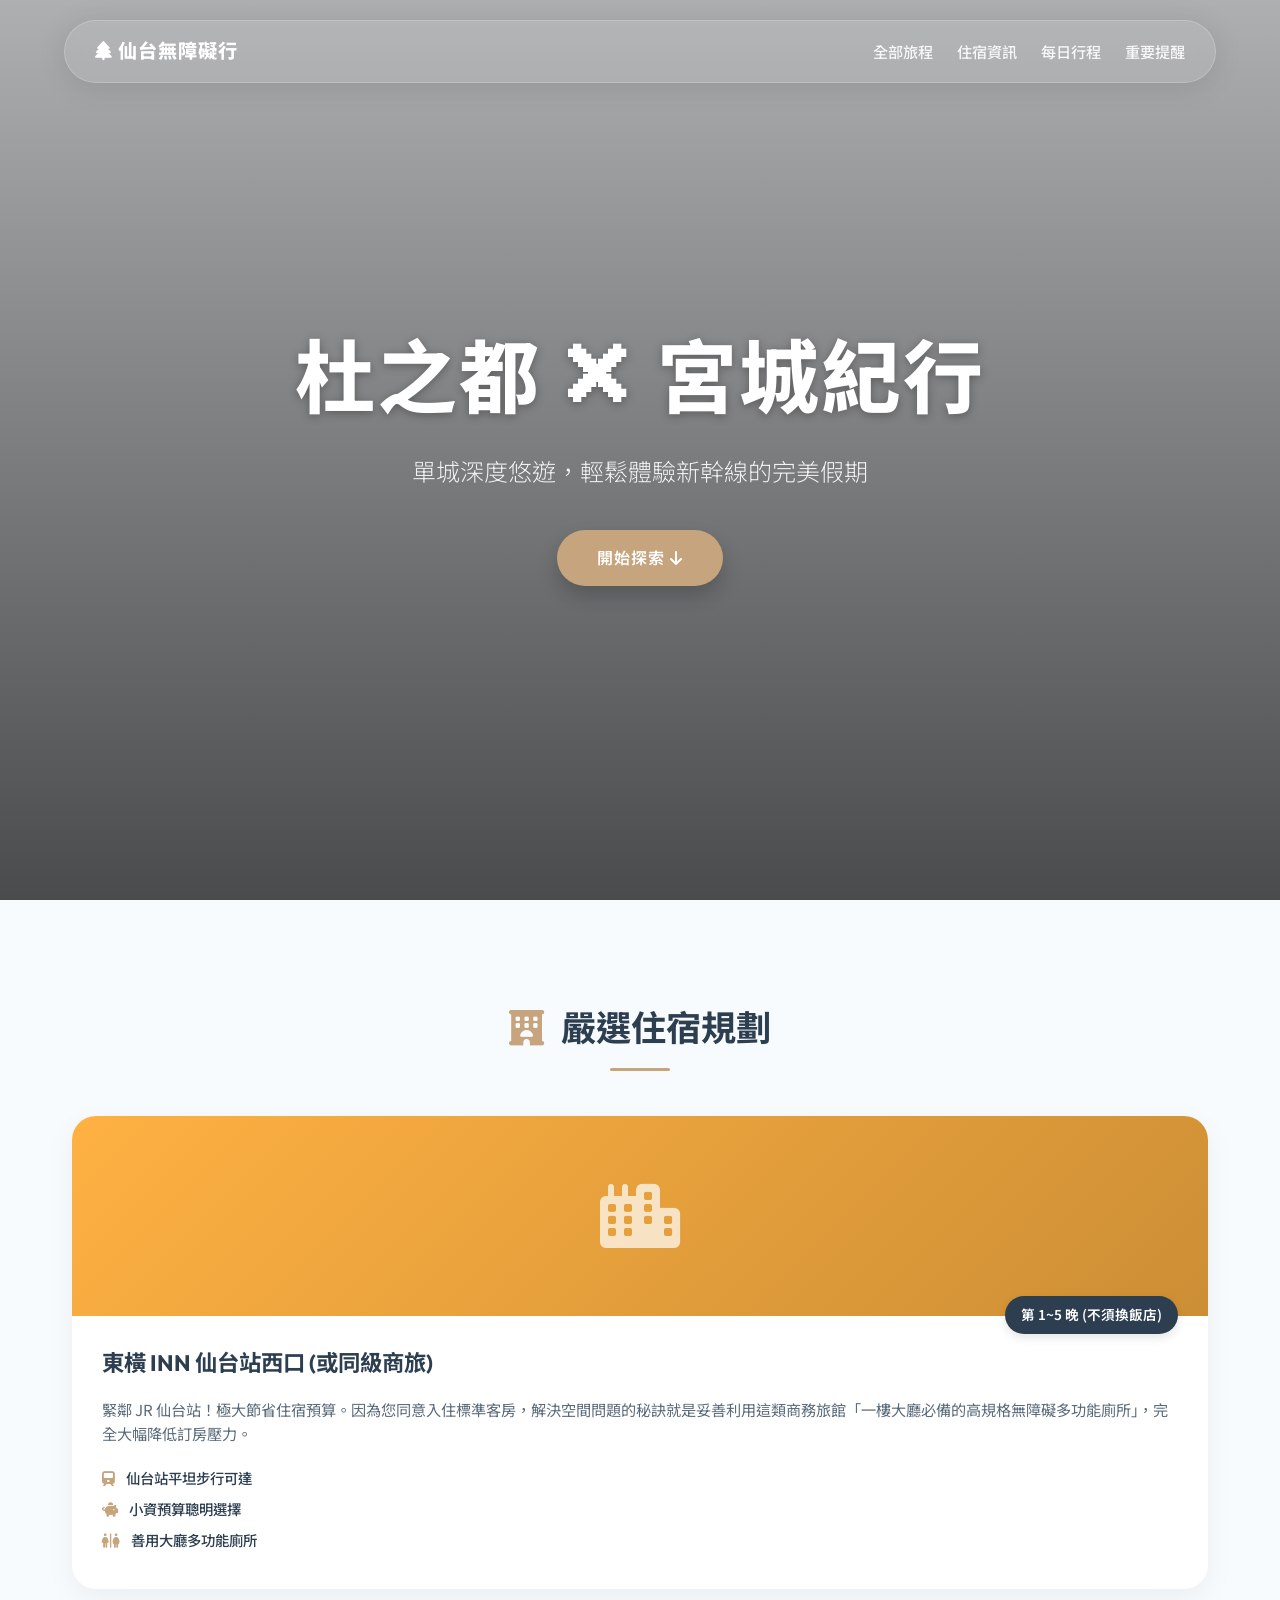
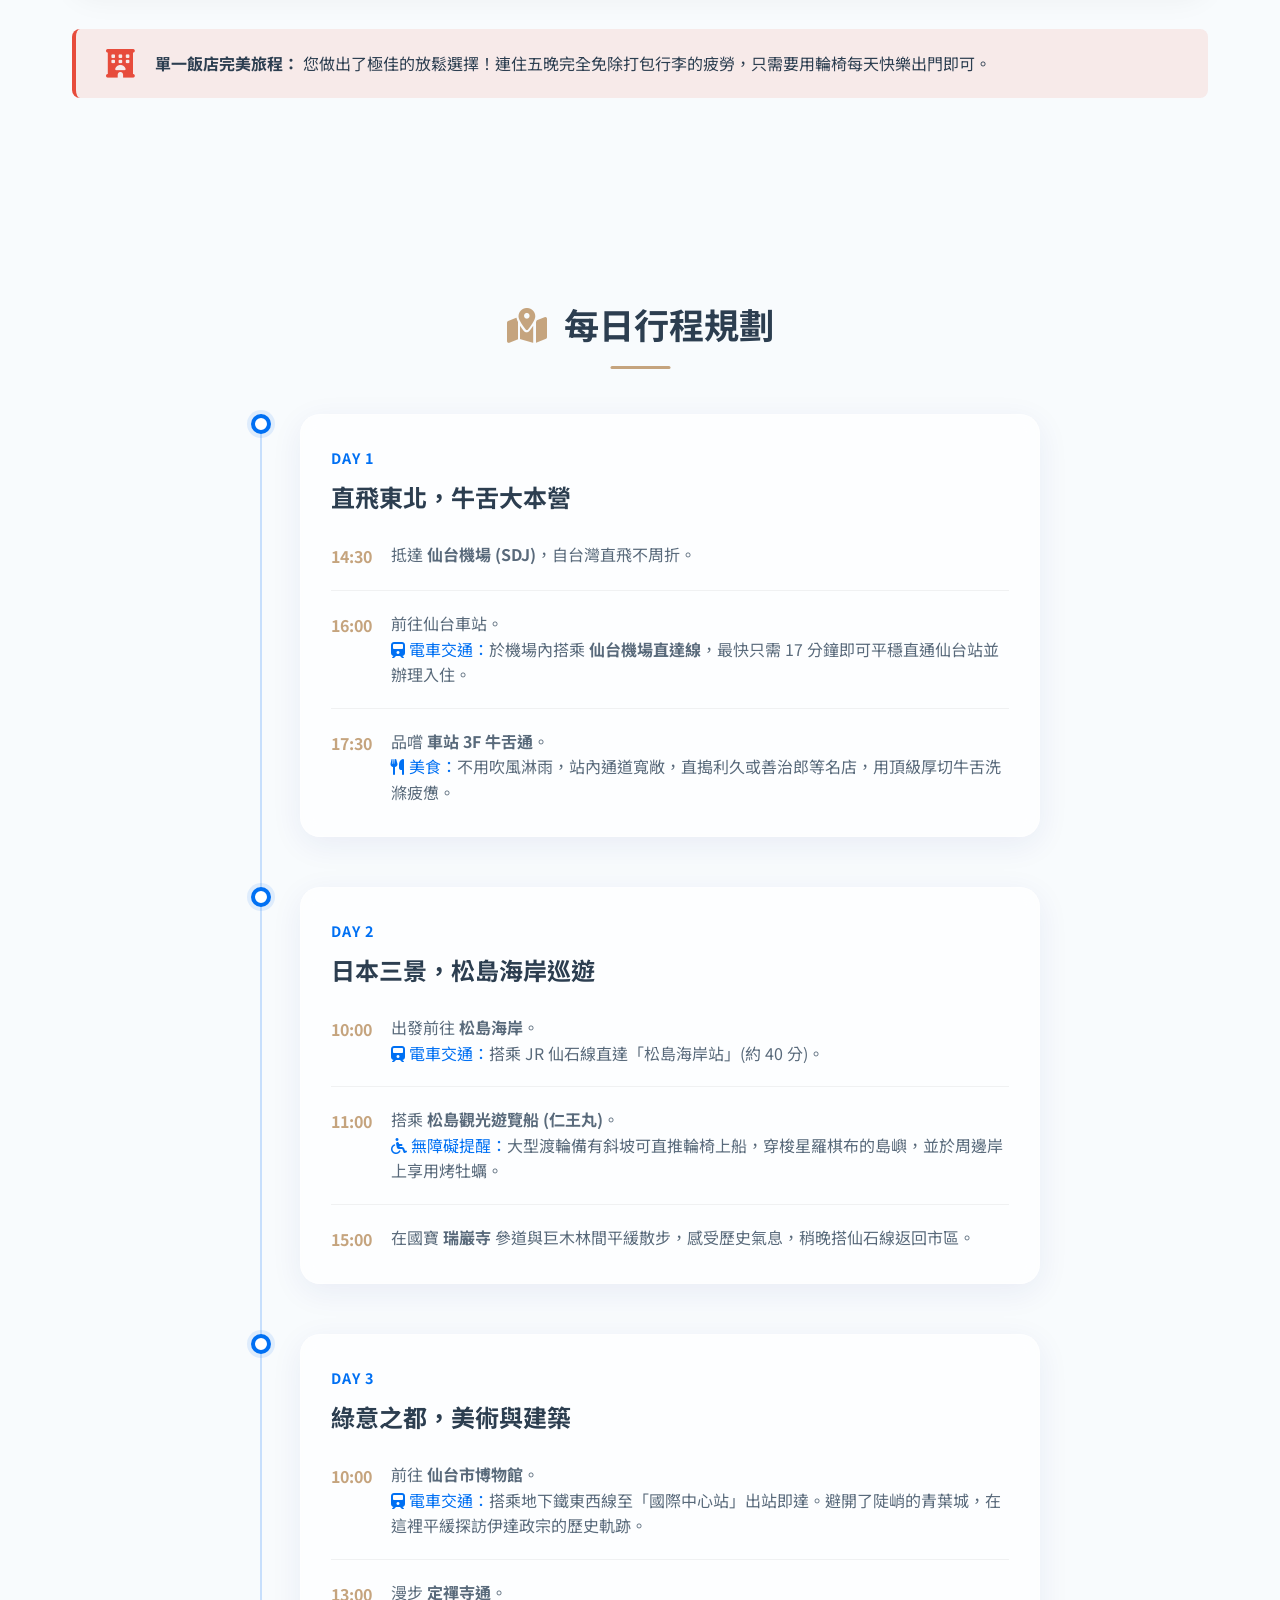
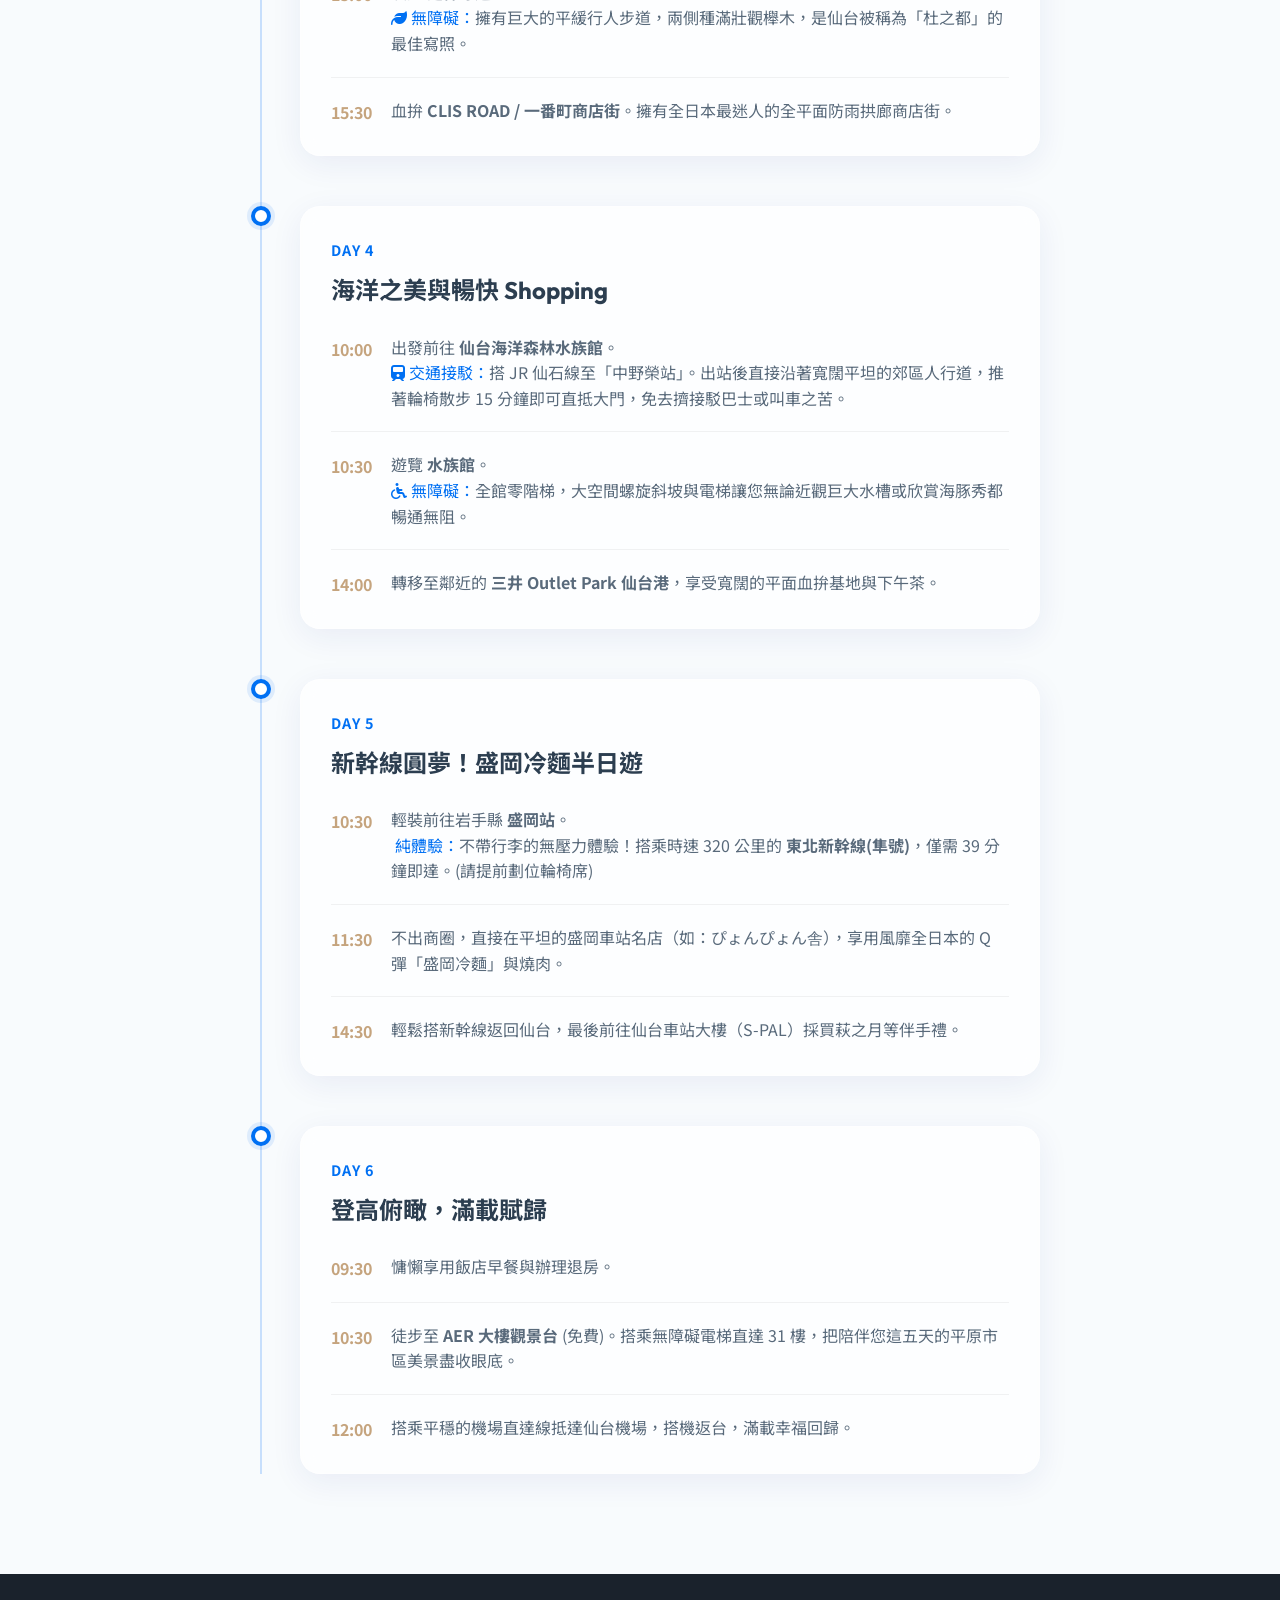
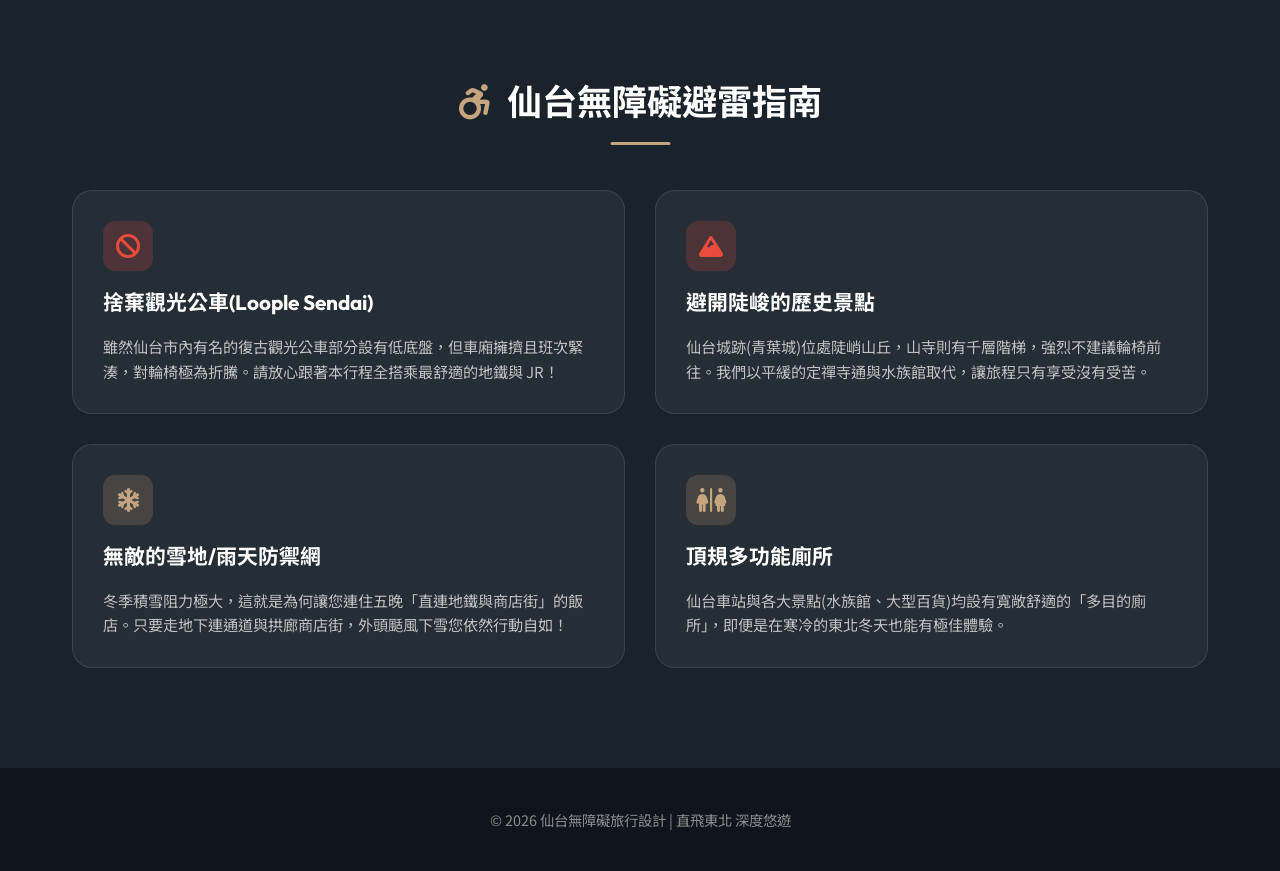
<file: sendai.html>
<!DOCTYPE html>
<html lang="zh-TW">
<head>
    <meta charset="UTF-8">
    <meta name="viewport" content="width=device-width, initial-scale=1.0">
    <title>仙台專屬無障礙自由行 | 杜之都深度六天五夜</title>
    <meta name="description" content="專為輪椅使用者設計的日本東北仙台六天五夜深度無障礙自由行行程規劃。">
    <!-- Google Fonts -->
    <link rel="preconnect" href="https://fonts.googleapis.com">
    <link rel="preconnect" href="https://fonts.gstatic.com" crossorigin>
    <link href="https://fonts.googleapis.com/css2?family=Noto+Sans+TC:wght@300;400;500;700&family=Outfit:wght@400;600;800&display=swap" rel="stylesheet">
    <!-- Font Awesome -->
    <link rel="stylesheet" href="https://cdnjs.cloudflare.com/ajax/libs/font-awesome/6.4.0/css/all.min.css">
    <link rel="stylesheet" href="index.css">
    <style>
        /* Override Hero Background for Sendai */
        .hero-background {
            background-image: linear-gradient(to bottom, rgba(0,0,0,0.3), rgba(0,0,0,0.7)), url('https://images.unsplash.com/photo-1627447814470-3dced84c6af1?ixlib=rb-4.0.3&auto=format&fit=crop&w=1920&q=80');
        }
    </style>
</head>
<body>

    <!-- Hero Section -->
    <header class="hero">
        <div class="hero-background"></div>
        <div class="glass-nav">
            <div class="logo"><i class="fa-solid fa-tree"></i> 仙台無障礙行</div>
            <nav>
                <a href="index.html">全部旅程</a>
                <a href="#accommodation">住宿資訊</a>
                <a href="#itinerary">每日行程</a>
                <a href="#tips">重要提醒</a>
            </nav>
        </div>
        <div class="hero-content">
            <h1 class="animate-fade-up">杜之都 ✕ 宮城紀行</h1>
            <p class="subtitle animate-fade-up" style="animation-delay: 0.2s;">單城深度悠遊，輕鬆體驗新幹線的完美假期</p>
            <a href="#itinerary" class="cta-button animate-fade-up" style="animation-delay: 0.4s;">
                開始探索 <i class="fa-solid fa-arrow-down"></i>
            </a>
        </div>
    </header>

    <!-- Accommodation Section -->
    <section id="accommodation" class="section glass-section">
        <div class="container">
            <h2 class="section-title"><i class="fa-solid fa-hotel"></i> 嚴選住宿規劃</h2>
            <div class="cards-grid">
                <!-- Hotel 1 -->
                <div class="card hotel-card hover-lift">
                    <div class="card-image" style="background: linear-gradient(135deg, #FFB142, #CC8E35); display: flex; align-items: center; justify-content: center;"><i class="fa-solid fa-city" style="font-size: 4rem; color: rgba(255,255,255,0.7);"></i></div>
                    <div class="card-content">
                        <div class="badge">第 1~5 晚 (不須換飯店)</div>
                        <h3>東橫 INN 仙台站西口 (或同級商旅)</h3>
                        <p class="hotel-desc">緊鄰 JR 仙台站！極大節省住宿預算。因為您同意入住標準客房，解決空間問題的秘訣就是妥善利用這類商務旅館「一樓大廳必備的高規格無障礙多功能廁所」，完全大幅降低訂房壓力。</p>
                        <ul class="features">
                            <li><i class="fa-solid fa-train"></i> 仙台站平坦步行可達</li>
                            <li><i class="fa-solid fa-piggy-bank"></i> 小資預算聰明選擇</li>
                            <li><i class="fa-solid fa-restroom"></i> 善用大廳多功能廁所</li>
                        </ul>
                    </div>
                </div>
            </div>
            <div class="alert-box warning-alert">
                <i class="fa-solid fa-hotel"></i>
                <div>
                    <strong>單一飯店完美旅程：</strong>
                    您做出了極佳的放鬆選擇！連住五晚完全免除打包行李的疲勞，只需要用輪椅每天快樂出門即可。
                </div>
            </div>
        </div>
    </section>

    <!-- Itinerary Timeline -->
    <section id="itinerary" class="section">
        <div class="container">
            <h2 class="section-title"><i class="fa-solid fa-map-location-dot"></i> 每日行程規劃</h2>
            <div class="timeline">
                
                <!-- Day 1 -->
                <div class="timeline-item">
                    <div class="timeline-dot"></div>
                    <div class="timeline-content glass-card hover-scale">
                        <div class="day-number">Day 1</div>
                        <h3>直飛東北，牛舌大本營</h3>
                        <div class="time-block">
                            <span class="time">14:30</span>
                            <p>抵達 <strong>仙台機場 (SDJ)</strong>，自台灣直飛不周折。</p>
                        </div>
                        <div class="time-block">
                            <span class="time">16:00</span>
                            <p>前往仙台車站。<br><span style="color:var(--accent-blue)"><i class="fa-solid fa-train"></i> 電車交通：</span>於機場內搭乘 <strong>仙台機場直達線</strong>，最快只需 17 分鐘即可平穩直通仙台站並辦理入住。</p>
                        </div>
                        <div class="time-block">
                            <span class="time">17:30</span>
                            <p>品嚐 <strong>車站 3F 牛舌通</strong>。<br><span style="color:var(--accent-blue)"><i class="fa-solid fa-utensils"></i> 美食：</span>不用吹風淋雨，站內通道寬敞，直搗利久或善治郎等名店，用頂級厚切牛舌洗滌疲憊。</p>
                        </div>
                    </div>
                </div>

                <!-- Day 2 -->
                <div class="timeline-item">
                    <div class="timeline-dot"></div>
                    <div class="timeline-content glass-card hover-scale">
                        <div class="day-number">Day 2</div>
                        <h3>日本三景，松島海岸巡遊</h3>
                        <div class="time-block">
                            <span class="time">10:00</span>
                            <p>出發前往 <strong>松島海岸</strong>。<br><span style="color:var(--accent-blue)"><i class="fa-solid fa-train"></i> 電車交通：</span>搭乘 JR 仙石線直達「松島海岸站」(約 40 分)。</p>
                        </div>
                        <div class="time-block">
                            <span class="time">11:00</span>
                            <p>搭乘 <strong>松島觀光遊覽船 (仁王丸)</strong>。<br><span style="color:var(--accent-blue)"><i class="fa-solid fa-wheelchair"></i> 無障礙提醒：</span>大型渡輪備有斜坡可直推輪椅上船，穿梭星羅棋布的島嶼，並於周邊岸上享用烤牡蠣。</p>
                        </div>
                        <div class="time-block">
                            <span class="time">15:00</span>
                            <p>在國寶 <strong>瑞巖寺</strong> 參道與巨木林間平緩散步，感受歷史氣息，稍晚搭仙石線返回市區。</p>
                        </div>
                    </div>
                </div>

                <!-- Day 3 -->
                <div class="timeline-item">
                    <div class="timeline-dot"></div>
                    <div class="timeline-content glass-card hover-scale">
                        <div class="day-number">Day 3</div>
                        <h3>綠意之都，美術與建築</h3>
                        <div class="time-block">
                            <span class="time">10:00</span>
                            <p>前往 <strong>仙台市博物館</strong>。<br><span style="color:var(--accent-blue)"><i class="fa-solid fa-train"></i> 電車交通：</span>搭乘地下鐵東西線至「國際中心站」出站即達。避開了陡峭的青葉城，在這裡平緩探訪伊達政宗的歷史軌跡。</p>
                        </div>
                        <div class="time-block">
                            <span class="time">13:00</span>
                            <p>漫步 <strong>定禪寺通</strong>。<br><span style="color:var(--accent-blue)"><i class="fa-solid fa-leaf"></i> 無障礙：</span>擁有巨大的平緩行人步道，兩側種滿壯觀櫸木，是仙台被稱為「杜之都」的最佳寫照。</p>
                        </div>
                        <div class="time-block">
                            <span class="time">15:30</span>
                            <p>血拚 <strong>CLIS ROAD / 一番町商店街</strong>。擁有全日本最迷人的全平面防雨拱廊商店街。</p>
                        </div>
                    </div>
                </div>

                <!-- Day 4 -->
                <div class="timeline-item">
                    <div class="timeline-dot"></div>
                    <div class="timeline-content glass-card hover-scale">
                        <div class="day-number">Day 4</div>
                        <h3>海洋之美與暢快 Shopping</h3>
                        <div class="time-block">
                            <span class="time">10:00</span>
                            <p>出發前往 <strong>仙台海洋森林水族館</strong>。<br><span style="color:var(--accent-blue)"><i class="fa-solid fa-train"></i> 交通接駁：</span>搭 JR 仙石線至「中野榮站」。出站後直接沿著寬闊平坦的郊區人行道，推著輪椅散步 15 分鐘即可直抵大門，免去擠接駁巴士或叫車之苦。</p>
                        </div>
                        <div class="time-block">
                            <span class="time">10:30</span>
                            <p>遊覽 <strong>水族館</strong>。<br><span style="color:var(--accent-blue)"><i class="fa-solid fa-wheelchair"></i> 無障礙：</span>全館零階梯，大空間螺旋斜坡與電梯讓您無論近觀巨大水槽或欣賞海豚秀都暢通無阻。</p>
                        </div>
                        <div class="time-block">
                            <span class="time">14:00</span>
                            <p>轉移至鄰近的 <strong>三井 Outlet Park 仙台港</strong>，享受寬闊的平面血拚基地與下午茶。</p>
                        </div>
                    </div>
                </div>

                <!-- Day 5 -->
                <div class="timeline-item">
                    <div class="timeline-dot"></div>
                    <div class="timeline-content glass-card hover-scale">
                        <div class="day-number">Day 5</div>
                        <h3>新幹線圓夢！盛岡冷麵半日遊</h3>
                        <div class="time-block">
                            <span class="time">10:30</span>
                            <p>輕裝前往岩手縣 <strong>盛岡站</strong>。<br><span style="color:var(--accent-blue)"><i class="fa-solid fa-shinkansen"></i> 純體驗：</span>不帶行李的無壓力體驗！搭乘時速 320 公里的 <strong>東北新幹線(隼號)</strong>，僅需 39 分鐘即達。(請提前劃位輪椅席)</p>
                        </div>
                        <div class="time-block">
                            <span class="time">11:30</span>
                            <p>不出商圈，直接在平坦的盛岡車站名店（如：ぴょんぴょん舎），享用風靡全日本的 Q 彈「盛岡冷麵」與燒肉。</p>
                        </div>
                        <div class="time-block">
                            <span class="time">14:30</span>
                            <p>輕鬆搭新幹線返回仙台，最後前往仙台車站大樓（S-PAL）採買萩之月等伴手禮。</p>
                        </div>
                    </div>
                </div>

                <!-- Day 6 -->
                <div class="timeline-item">
                    <div class="timeline-dot"></div>
                    <div class="timeline-content glass-card hover-scale">
                        <div class="day-number">Day 6</div>
                        <h3>登高俯瞰，滿載賦歸</h3>
                        <div class="time-block">
                            <span class="time">09:30</span>
                            <p>慵懶享用飯店早餐與辦理退房。</p>
                        </div>
                        <div class="time-block">
                            <span class="time">10:30</span>
                            <p>徒步至 <strong>AER 大樓觀景台</strong> (免費)。搭乘無障礙電梯直達 31 樓，把陪伴您這五天的平原市區美景盡收眼底。</p>
                        </div>
                        <div class="time-block">
                            <span class="time">12:00</span>
                            <p>搭乘平穩的機場直達線抵達仙台機場，搭機返台，滿載幸福回歸。</p>
                        </div>
                    </div>
                </div>

            </div>
        </div>
    </section>

    <!-- Tips Section -->
    <section id="tips" class="section dark-section">
        <div class="container">
            <h2 class="section-title"><i class="fa-solid fa-wheelchair-move"></i> 仙台無障礙避雷指南</h2>
            <div class="grid-2-col">
                <div class="tip-card danger-tip">
                    <div class="tip-icon"><i class="fa-solid fa-ban"></i></div>
                    <h3>捨棄觀光公車(Loople Sendai)</h3>
                    <p>雖然仙台市內有名的復古觀光公車部分設有低底盤，但車廂擁擠且班次緊湊，對輪椅極為折騰。請放心跟著本行程全搭乘最舒適的地鐵與 JR！</p>
                </div>
                <div class="tip-card danger-tip">
                    <div class="tip-icon"><i class="fa-solid fa-mountain"></i></div>
                    <h3>避開陡峻的歷史景點</h3>
                    <p>仙台城跡(青葉城)位處陡峭山丘，山寺則有千層階梯，強烈不建議輪椅前往。我們以平緩的定禪寺通與水族館取代，讓旅程只有享受沒有受苦。</p>
                </div>
                <div class="tip-card">
                    <div class="tip-icon"><i class="fa-solid fa-snowflake"></i></div>
                    <h3>無敵的雪地/雨天防禦網</h3>
                    <p>冬季積雪阻力極大，這就是為何讓您連住五晚「直連地鐵與商店街」的飯店。只要走地下連通道與拱廊商店街，外頭颳風下雪您依然行動自如！</p>
                </div>
                <div class="tip-card">
                    <div class="tip-icon"><i class="fa-solid fa-restroom"></i></div>
                    <h3>頂規多功能廁所</h3>
                    <p>仙台車站與各大景點(水族館、大型百貨)均設有寬敞舒適的「多目的廁所」，即便是在寒冷的東北冬天也能有極佳體驗。</p>
                </div>
            </div>
        </div>
    </section>

    <footer>
        <div class="container text-center">
            <p>&copy; 2026 仙台無障礙旅行設計 | 直飛東北 深度悠遊</p>
        </div>
    </footer>

    <script>
        const observerOptions = {
            threshold: 0.1,
            rootMargin: "0px 0px -50px 0px"
        };
        const observer = new IntersectionObserver((entries) => {
            entries.forEach(entry => {
                if (entry.isIntersecting) {
                    entry.target.classList.add('in-view');
                }
            });
        }, observerOptions);
        document.querySelectorAll('.timeline-item, .card, .tip-card').forEach(el => {
            el.classList.add('animate-on-scroll');
            observer.observe(el);
        });
    </script>
</body>
</html>
</file>
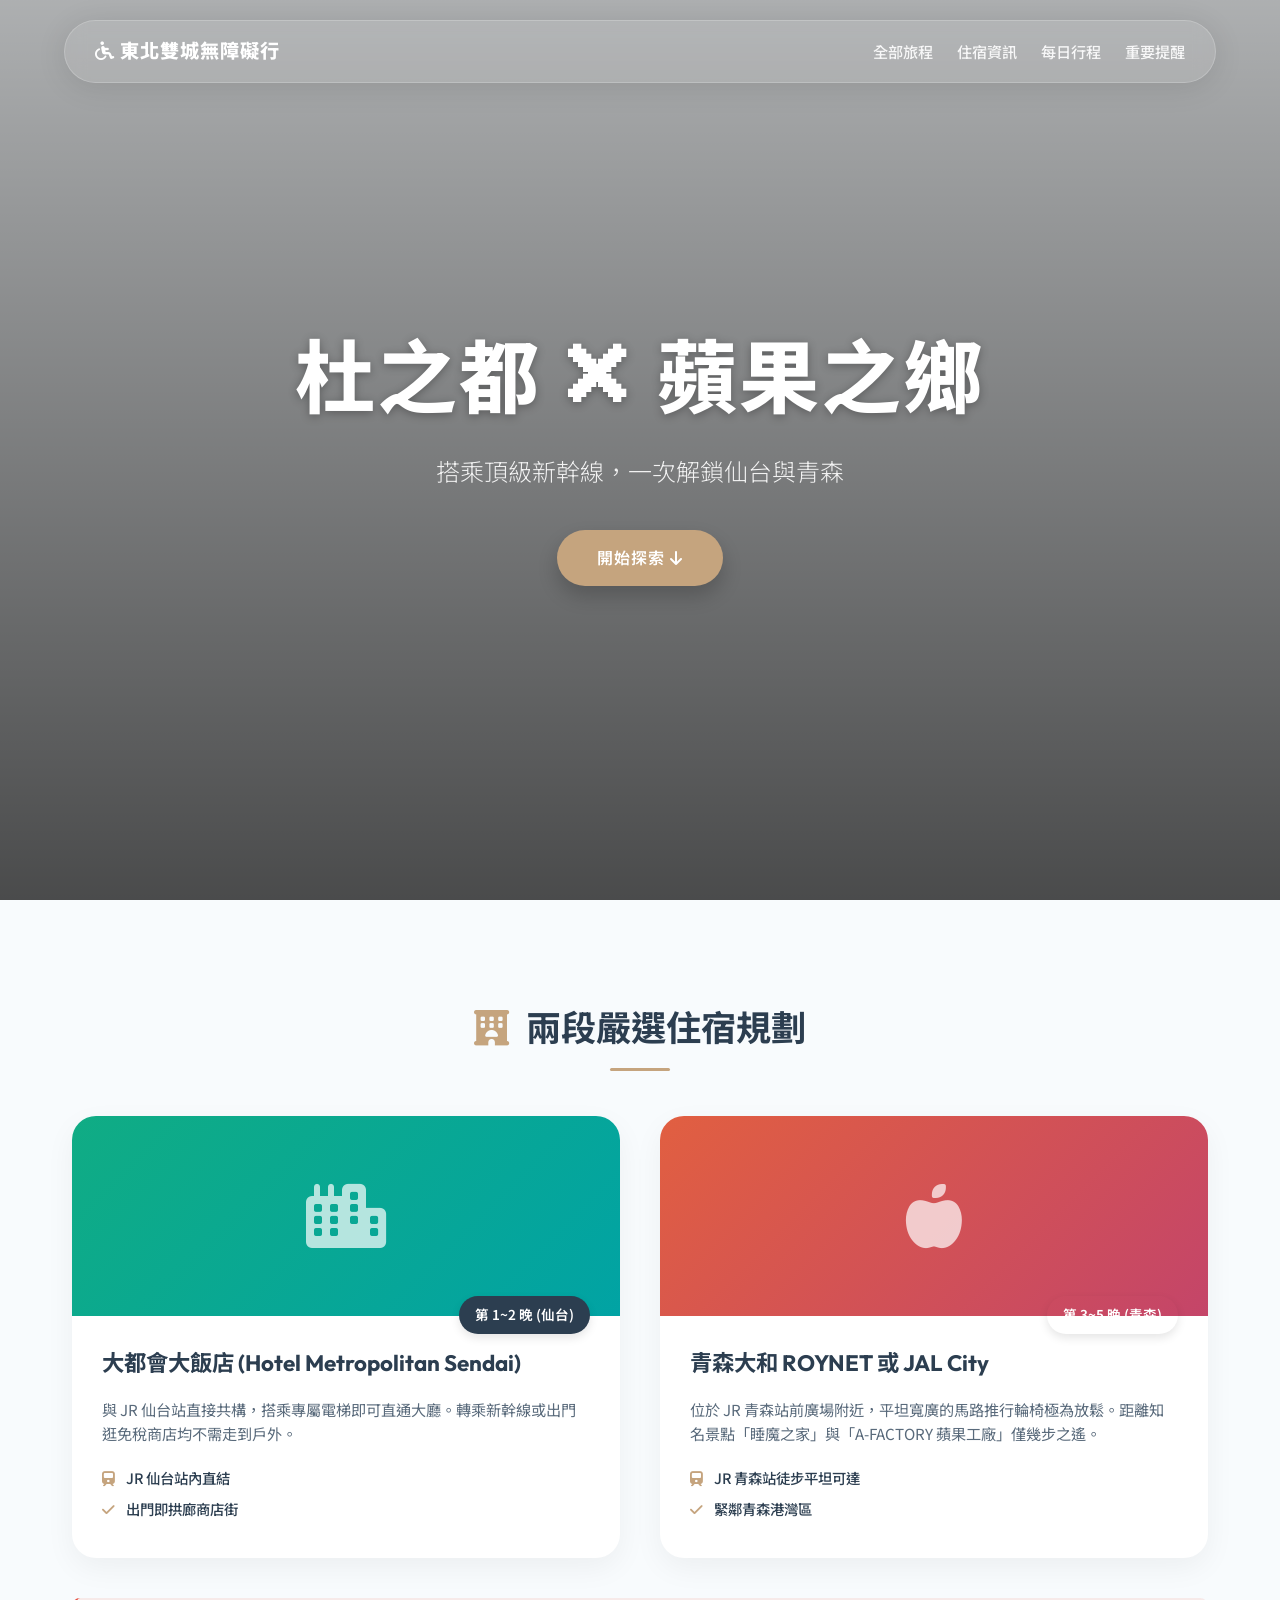
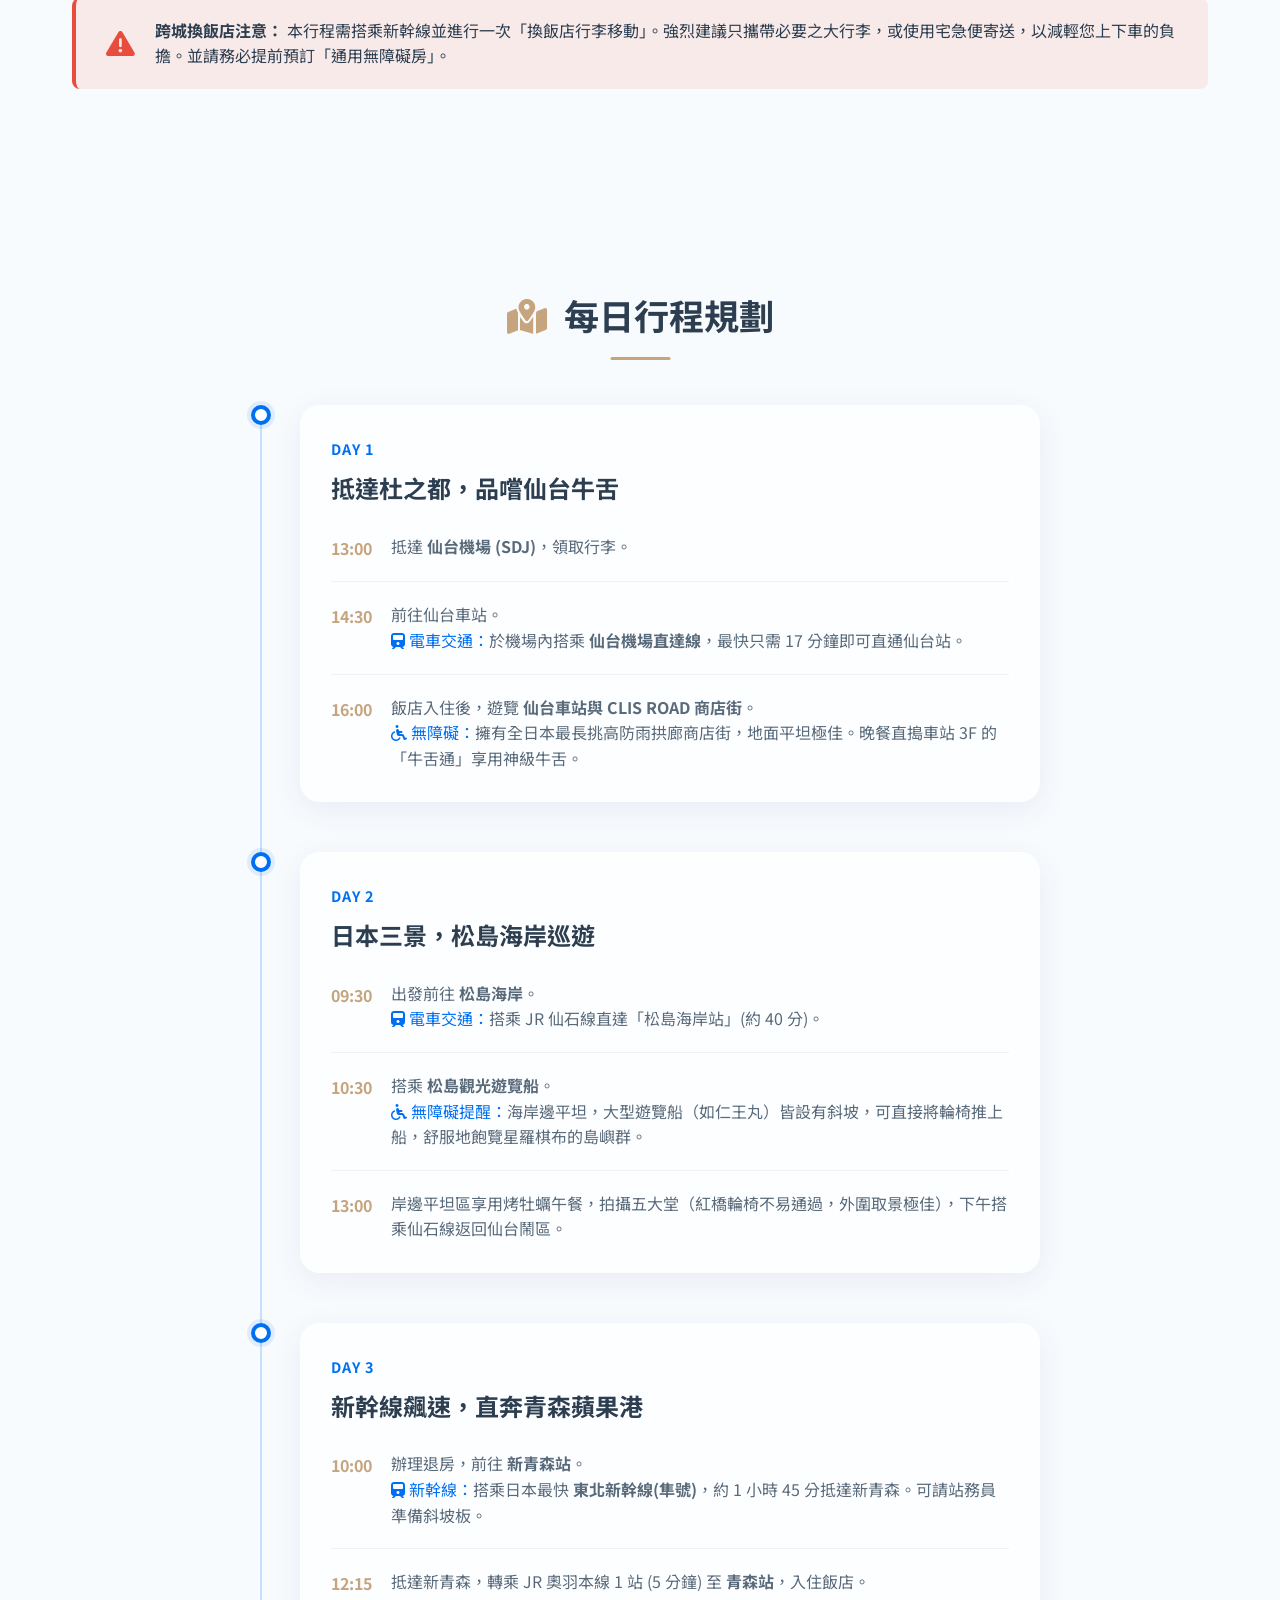
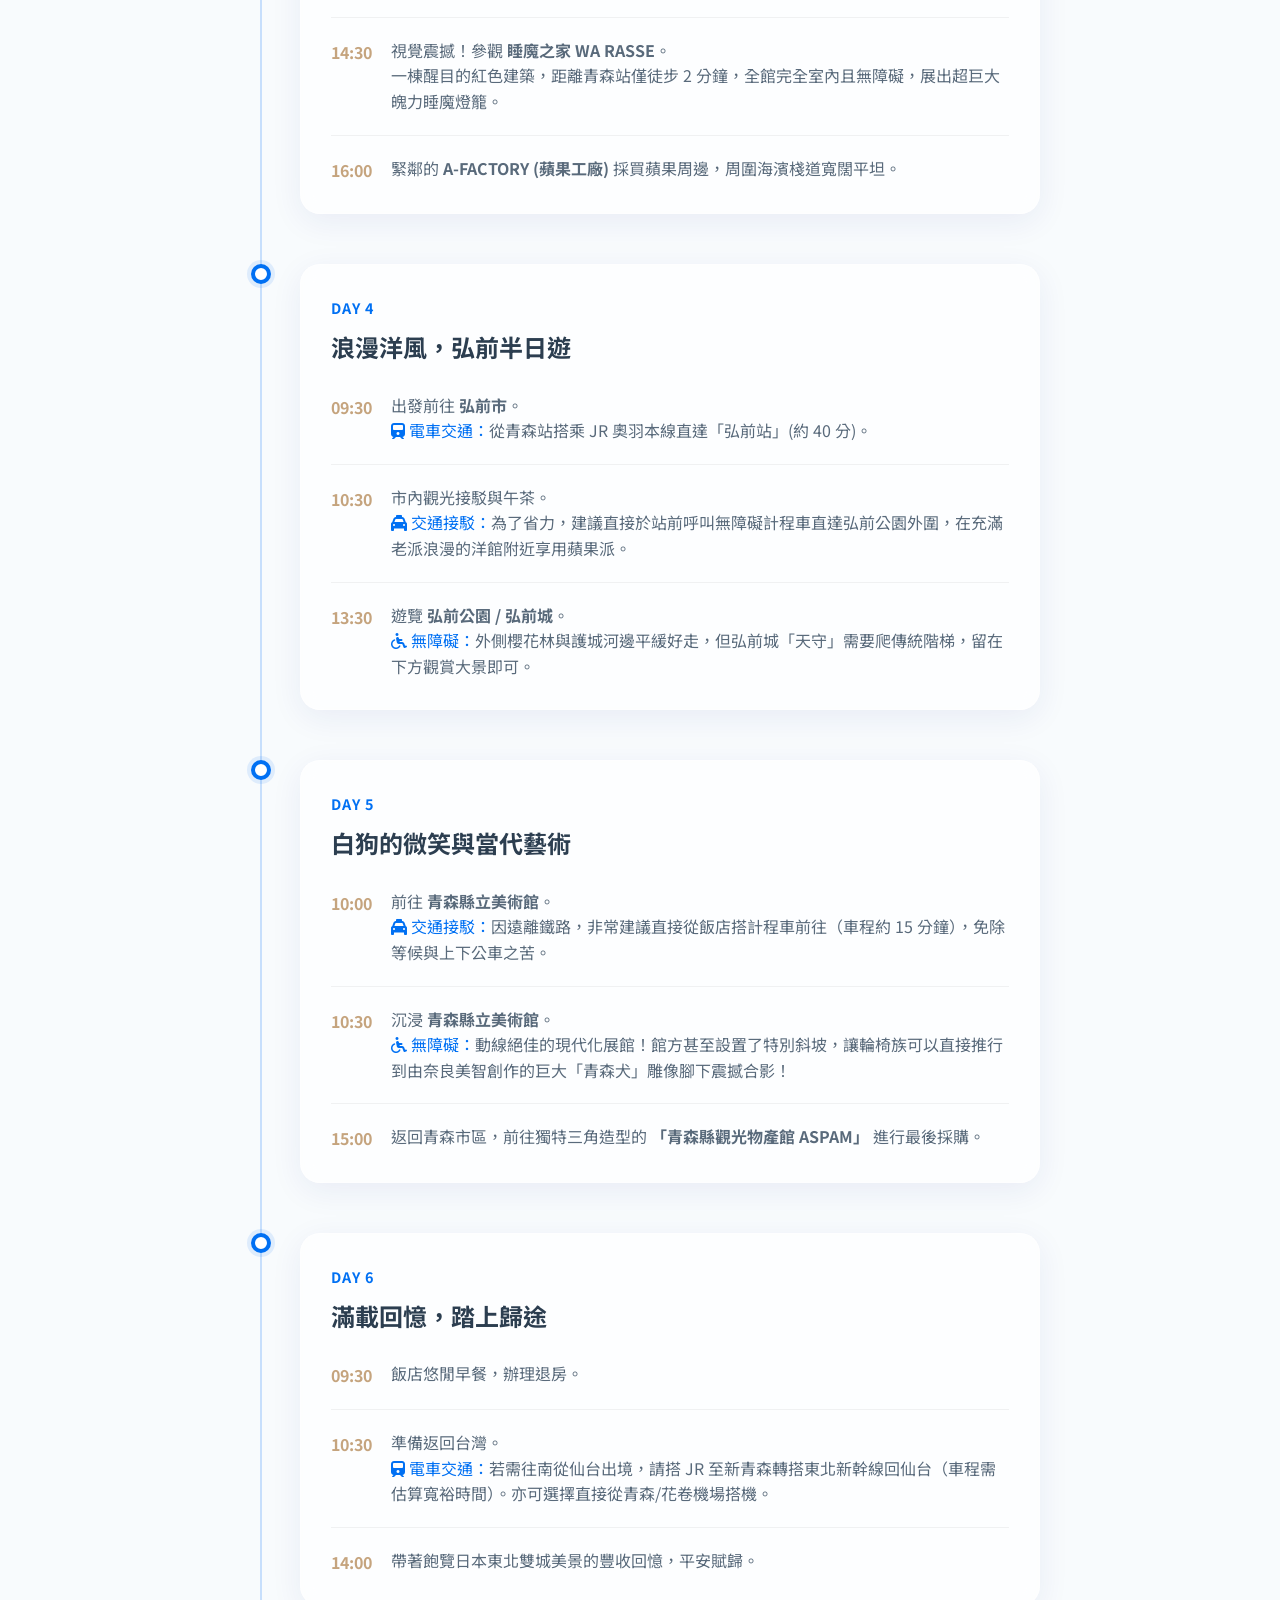
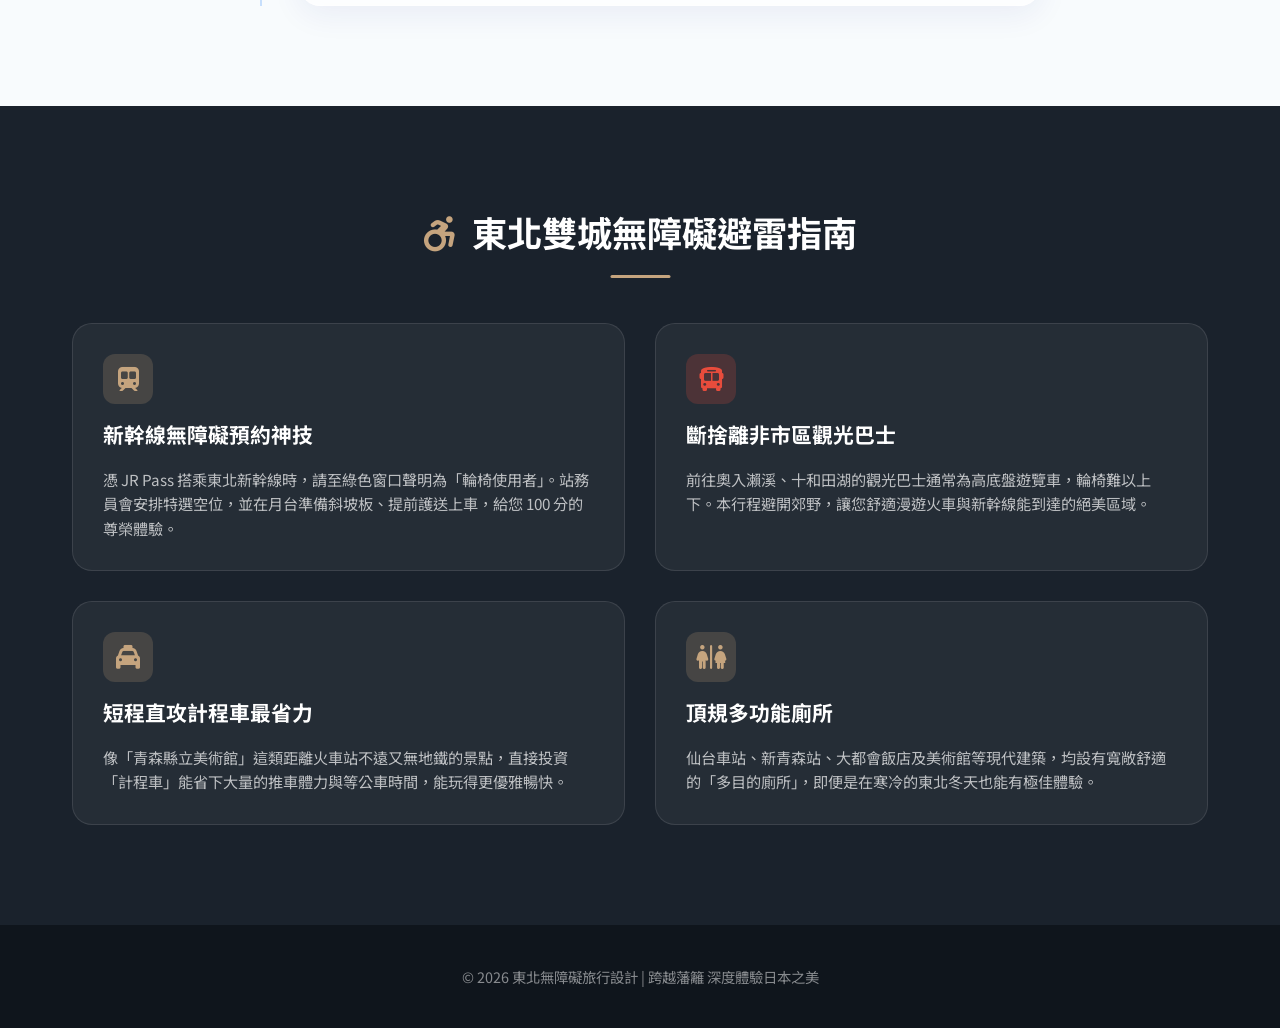
<file: tohoku.html>
<!DOCTYPE html>
<html lang="zh-TW">
<head>
    <meta charset="UTF-8">
    <meta name="viewport" content="width=device-width, initial-scale=1.0">
    <title>東北雙城專屬無障礙自由行 | 仙台青森六天五夜</title>
    <meta name="description" content="專為輪椅使用者設計的日本東北（仙台與青森）六天五夜無障礙自由行行程規劃，包含新幹線接駁與景點安排。">
    <!-- Google Fonts -->
    <link rel="preconnect" href="https://fonts.googleapis.com">
    <link rel="preconnect" href="https://fonts.gstatic.com" crossorigin>
    <link href="https://fonts.googleapis.com/css2?family=Noto+Sans+TC:wght@300;400;500;700&family=Outfit:wght@400;600;800&display=swap" rel="stylesheet">
    <!-- Font Awesome -->
    <link rel="stylesheet" href="https://cdnjs.cloudflare.com/ajax/libs/font-awesome/6.4.0/css/all.min.css">
    <link rel="stylesheet" href="index.css">
    <style>
        /* Override Hero Background for Tohoku */
        .hero-background {
            background-image: linear-gradient(to bottom, rgba(0,0,0,0.3), rgba(0,0,0,0.7)), url('https://images.unsplash.com/photo-1605333501258-3f8dca337c76?ixlib=rb-4.0.3&auto=format&fit=crop&w=1920&q=80');
        }
    </style>
</head>
<body>

    <!-- Hero Section -->
    <header class="hero">
        <div class="hero-background"></div>
        <div class="glass-nav">
            <div class="logo"><i class="fa-solid fa-wheelchair"></i> 東北雙城無障礙行</div>
            <nav>
                <a href="index.html">全部旅程</a>
                <a href="#accommodation">住宿資訊</a>
                <a href="#itinerary">每日行程</a>
                <a href="#tips">重要提醒</a>
            </nav>
        </div>
        <div class="hero-content">
            <h1 class="animate-fade-up">杜之都 ✕ 蘋果之鄉</h1>
            <p class="subtitle animate-fade-up" style="animation-delay: 0.2s;">搭乘頂級新幹線，一次解鎖仙台與青森</p>
            <a href="#itinerary" class="cta-button animate-fade-up" style="animation-delay: 0.4s;">
                開始探索 <i class="fa-solid fa-arrow-down"></i>
            </a>
        </div>
    </header>

    <!-- Accommodation Section -->
    <section id="accommodation" class="section glass-section">
        <div class="container">
            <h2 class="section-title"><i class="fa-solid fa-hotel"></i> 兩段嚴選住宿規劃</h2>
            <div class="cards-grid">
                <!-- Hotel 1 -->
                <div class="card hotel-card hover-lift">
                    <div class="card-image" style="background: linear-gradient(135deg, #10ac84, #01a3a4); display: flex; align-items: center; justify-content: center;"><i class="fa-solid fa-city" style="font-size: 4rem; color: rgba(255,255,255,0.7);"></i></div>
                    <div class="card-content">
                        <div class="badge">第 1~2 晚 (仙台)</div>
                        <h3>大都會大飯店 (Hotel Metropolitan Sendai)</h3>
                        <p class="hotel-desc">與 JR 仙台站直接共構，搭乘專屬電梯即可直通大廳。轉乘新幹線或出門逛免稅商店均不需走到戶外。</p>
                        <ul class="features">
                            <li><i class="fa-solid fa-train"></i> JR 仙台站內直結</li>
                            <li><i class="fa-solid fa-check"></i> 出門即拱廊商店街</li>
                        </ul>
                    </div>
                </div>

                <!-- Hotel 2 -->
                <div class="card hotel-card hover-lift">
                    <div class="card-image" style="background: linear-gradient(135deg, #e15f41, #c44569); display: flex; align-items: center; justify-content: center;"><i class="fa-solid fa-apple-whole" style="font-size: 4rem; color: rgba(255,255,255,0.7);"></i></div>
                    <div class="card-content">
                        <div class="badge kyoto-badge" style="background:var(--accent-red)">第 3~5 晚 (青森)</div>
                        <h3>青森大和 ROYNET 或 JAL City</h3>
                        <p class="hotel-desc">位於 JR 青森站前廣場附近，平坦寬廣的馬路推行輪椅極為放鬆。距離知名景點「睡魔之家」與「A-FACTORY 蘋果工廠」僅幾步之遙。</p>
                        <ul class="features">
                            <li><i class="fa-solid fa-train"></i> JR 青森站徒步平坦可達</li>
                            <li><i class="fa-solid fa-check"></i> 緊鄰青森港灣區</li>
                        </ul>
                    </div>
                </div>
            </div>
            <div class="alert-box warning-alert">
                <i class="fa-solid fa-triangle-exclamation"></i>
                <div>
                    <strong>跨城換飯店注意：</strong>
                    本行程需搭乘新幹線並進行一次「換飯店行李移動」。強烈建議只攜帶必要之大行李，或使用宅急便寄送，以減輕您上下車的負擔。並請務必提前預訂「通用無障礙房」。
                </div>
            </div>
        </div>
    </section>

    <!-- Itinerary Timeline -->
    <section id="itinerary" class="section">
        <div class="container">
            <h2 class="section-title"><i class="fa-solid fa-map-location-dot"></i> 每日行程規劃</h2>
            <div class="timeline">
                
                <!-- Day 1 -->
                <div class="timeline-item">
                    <div class="timeline-dot"></div>
                    <div class="timeline-content glass-card hover-scale">
                        <div class="day-number">Day 1</div>
                        <h3>抵達杜之都，品嚐仙台牛舌</h3>
                        <div class="time-block">
                            <span class="time">13:00</span>
                            <p>抵達 <strong>仙台機場 (SDJ)</strong>，領取行李。</p>
                        </div>
                        <div class="time-block">
                            <span class="time">14:30</span>
                            <p>前往仙台車站。<br><span style="color:var(--accent-blue)"><i class="fa-solid fa-train"></i> 電車交通：</span>於機場內搭乘 <strong>仙台機場直達線</strong>，最快只需 17 分鐘即可直通仙台站。</p>
                        </div>
                        <div class="time-block">
                            <span class="time">16:00</span>
                            <p>飯店入住後，遊覽 <strong>仙台車站與 CLIS ROAD 商店街</strong>。<br><span style="color:var(--accent-blue)"><i class="fa-solid fa-wheelchair"></i> 無障礙：</span>擁有全日本最長挑高防雨拱廊商店街，地面平坦極佳。晚餐直搗車站 3F 的「牛舌通」享用神級牛舌。</p>
                        </div>
                    </div>
                </div>

                <!-- Day 2 -->
                <div class="timeline-item">
                    <div class="timeline-dot"></div>
                    <div class="timeline-content glass-card hover-scale">
                        <div class="day-number">Day 2</div>
                        <h3>日本三景，松島海岸巡遊</h3>
                        <div class="time-block">
                            <span class="time">09:30</span>
                            <p>出發前往 <strong>松島海岸</strong>。<br><span style="color:var(--accent-blue)"><i class="fa-solid fa-train"></i> 電車交通：</span>搭乘 JR 仙石線直達「松島海岸站」(約 40 分)。</p>
                        </div>
                        <div class="time-block">
                            <span class="time">10:30</span>
                            <p>搭乘 <strong>松島觀光遊覽船</strong>。<br><span style="color:var(--accent-blue)"><i class="fa-solid fa-wheelchair"></i> 無障礙提醒：</span>海岸邊平坦，大型遊覽船（如仁王丸）皆設有斜坡，可直接將輪椅推上船，舒服地飽覽星羅棋布的島嶼群。</p>
                        </div>
                        <div class="time-block">
                            <span class="time">13:00</span>
                            <p>岸邊平坦區享用烤牡蠣午餐，拍攝五大堂（紅橋輪椅不易通過，外圍取景極佳），下午搭乘仙石線返回仙台鬧區。</p>
                        </div>
                    </div>
                </div>

                <!-- Day 3 -->
                <div class="timeline-item">
                    <div class="timeline-dot"></div>
                    <div class="timeline-content glass-card hover-scale">
                        <div class="day-number">Day 3</div>
                        <h3>新幹線飆速，直奔青森蘋果港</h3>
                        <div class="time-block">
                            <span class="time">10:00</span>
                            <p>辦理退房，前往 <strong>新青森站</strong>。<br><span style="color:var(--accent-blue)"><i class="fa-solid fa-train"></i> 新幹線：</span>搭乘日本最快 <strong>東北新幹線(隼號)</strong>，約 1 小時 45 分抵達新青森。可請站務員準備斜坡板。</p>
                        </div>
                        <div class="time-block">
                            <span class="time">12:15</span>
                            <p>抵達新青森，轉乘 JR 奧羽本線 1 站 (5 分鐘) 至 <strong>青森站</strong>，入住飯店。</p>
                        </div>
                        <div class="time-block">
                            <span class="time">14:30</span>
                            <p>視覺震撼！參觀 <strong>睡魔之家 WA RASSE</strong>。<br>一棟醒目的紅色建築，距離青森站僅徒步 2 分鐘，全館完全室內且無障礙，展出超巨大魄力睡魔燈籠。</p>
                        </div>
                        <div class="time-block">
                            <span class="time">16:00</span>
                            <p>緊鄰的 <strong>A-FACTORY (蘋果工廠)</strong> 採買蘋果周邊，周圍海濱棧道寬闊平坦。</p>
                        </div>
                    </div>
                </div>

                <!-- Day 4 -->
                <div class="timeline-item">
                    <div class="timeline-dot"></div>
                    <div class="timeline-content glass-card hover-scale">
                        <div class="day-number">Day 4</div>
                        <h3>浪漫洋風，弘前半日遊</h3>
                        <div class="time-block">
                            <span class="time">09:30</span>
                            <p>出發前往 <strong>弘前市</strong>。<br><span style="color:var(--accent-blue)"><i class="fa-solid fa-train"></i> 電車交通：</span>從青森站搭乘 JR 奧羽本線直達「弘前站」(約 40 分)。</p>
                        </div>
                        <div class="time-block">
                            <span class="time">10:30</span>
                            <p>市內觀光接駁與午茶。<br><span style="color:var(--accent-blue)"><i class="fa-solid fa-taxi"></i> 交通接駁：</span>為了省力，建議直接於站前呼叫無障礙計程車直達弘前公園外圍，在充滿老派浪漫的洋館附近享用蘋果派。</p>
                        </div>
                        <div class="time-block">
                            <span class="time">13:30</span>
                            <p>遊覽 <strong>弘前公園 / 弘前城</strong>。<br><span style="color:var(--accent-blue)"><i class="fa-solid fa-wheelchair"></i> 無障礙：</span>外側櫻花林與護城河邊平緩好走，但弘前城「天守」需要爬傳統階梯，留在下方觀賞大景即可。</p>
                        </div>
                    </div>
                </div>

                <!-- Day 5 -->
                <div class="timeline-item">
                    <div class="timeline-dot"></div>
                    <div class="timeline-content glass-card hover-scale">
                        <div class="day-number">Day 5</div>
                        <h3>白狗的微笑與當代藝術</h3>
                        <div class="time-block">
                            <span class="time">10:00</span>
                            <p>前往 <strong>青森縣立美術館</strong>。<br><span style="color:var(--accent-blue)"><i class="fa-solid fa-taxi"></i> 交通接駁：</span>因遠離鐵路，非常建議直接從飯店搭計程車前往（車程約 15 分鐘），免除等候與上下公車之苦。</p>
                        </div>
                        <div class="time-block">
                            <span class="time">10:30</span>
                            <p>沉浸 <strong>青森縣立美術館</strong>。<br><span style="color:var(--accent-blue)"><i class="fa-solid fa-wheelchair"></i> 無障礙：</span>動線絕佳的現代化展館！館方甚至設置了特別斜坡，讓輪椅族可以直接推行到由奈良美智創作的巨大「青森犬」雕像腳下震撼合影！</p>
                        </div>
                        <div class="time-block">
                            <span class="time">15:00</span>
                            <p>返回青森市區，前往獨特三角造型的 <strong>「青森縣觀光物產館 ASPAM」</strong> 進行最後採購。</p>
                        </div>
                    </div>
                </div>

                <!-- Day 6 -->
                <div class="timeline-item">
                    <div class="timeline-dot"></div>
                    <div class="timeline-content glass-card hover-scale">
                        <div class="day-number">Day 6</div>
                        <h3>滿載回憶，踏上歸途</h3>
                        <div class="time-block">
                            <span class="time">09:30</span>
                            <p>飯店悠閒早餐，辦理退房。</p>
                        </div>
                        <div class="time-block">
                            <span class="time">10:30</span>
                            <p>準備返回台灣。<br><span style="color:var(--accent-blue)"><i class="fa-solid fa-train"></i> 電車交通：</span>若需往南從仙台出境，請搭 JR 至新青森轉搭東北新幹線回仙台（車程需估算寬裕時間）。亦可選擇直接從青森/花卷機場搭機。</p>
                        </div>
                        <div class="time-block">
                            <span class="time">14:00</span>
                            <p>帶著飽覽日本東北雙城美景的豐收回憶，平安賦歸。</p>
                        </div>
                    </div>
                </div>

            </div>
        </div>
    </section>

    <!-- Tips Section -->
    <section id="tips" class="section dark-section">
        <div class="container">
            <h2 class="section-title"><i class="fa-solid fa-wheelchair-move"></i> 東北雙城無障礙避雷指南</h2>
            <div class="grid-2-col">
                <div class="tip-card">
                    <div class="tip-icon"><i class="fa-solid fa-train-subway"></i></div>
                    <h3>新幹線無障礙預約神技</h3>
                    <p>憑 JR Pass 搭乘東北新幹線時，請至綠色窗口聲明為「輪椅使用者」。站務員會安排特選空位，並在月台準備斜坡板、提前護送上車，給您 100 分的尊榮體驗。</p>
                </div>
                <div class="tip-card danger-tip">
                    <div class="tip-icon"><i class="fa-solid fa-bus"></i></div>
                    <h3>斷捨離非市區觀光巴士</h3>
                    <p>前往奧入瀨溪、十和田湖的觀光巴士通常為高底盤遊覽車，輪椅難以上下。本行程避開郊野，讓您舒適漫遊火車與新幹線能到達的絕美區域。</p>
                </div>
                <div class="tip-card">
                    <div class="tip-icon"><i class="fa-solid fa-taxi"></i></div>
                    <h3>短程直攻計程車最省力</h3>
                    <p>像「青森縣立美術館」這類距離火車站不遠又無地鐵的景點，直接投資「計程車」能省下大量的推車體力與等公車時間，能玩得更優雅暢快。</p>
                </div>
                <div class="tip-card">
                    <div class="tip-icon"><i class="fa-solid fa-restroom"></i></div>
                    <h3>頂規多功能廁所</h3>
                    <p>仙台車站、新青森站、大都會飯店及美術館等現代建築，均設有寬敞舒適的「多目的廁所」，即便是在寒冷的東北冬天也能有極佳體驗。</p>
                </div>
            </div>
        </div>
    </section>

    <footer>
        <div class="container text-center">
            <p>&copy; 2026 東北無障礙旅行設計 | 跨越藩籬 深度體驗日本之美</p>
        </div>
    </footer>

    <script>
        // Simple scroll animation script
        const observerOptions = {
            threshold: 0.1,
            rootMargin: "0px 0px -50px 0px"
        };
        const observer = new IntersectionObserver((entries) => {
            entries.forEach(entry => {
                if (entry.isIntersecting) {
                    entry.target.classList.add('in-view');
                }
            });
        }, observerOptions);
        document.querySelectorAll('.timeline-item, .card, .tip-card').forEach(el => {
            el.classList.add('animate-on-scroll');
            observer.observe(el);
        });
    </script>
</body>
</html>
</file>
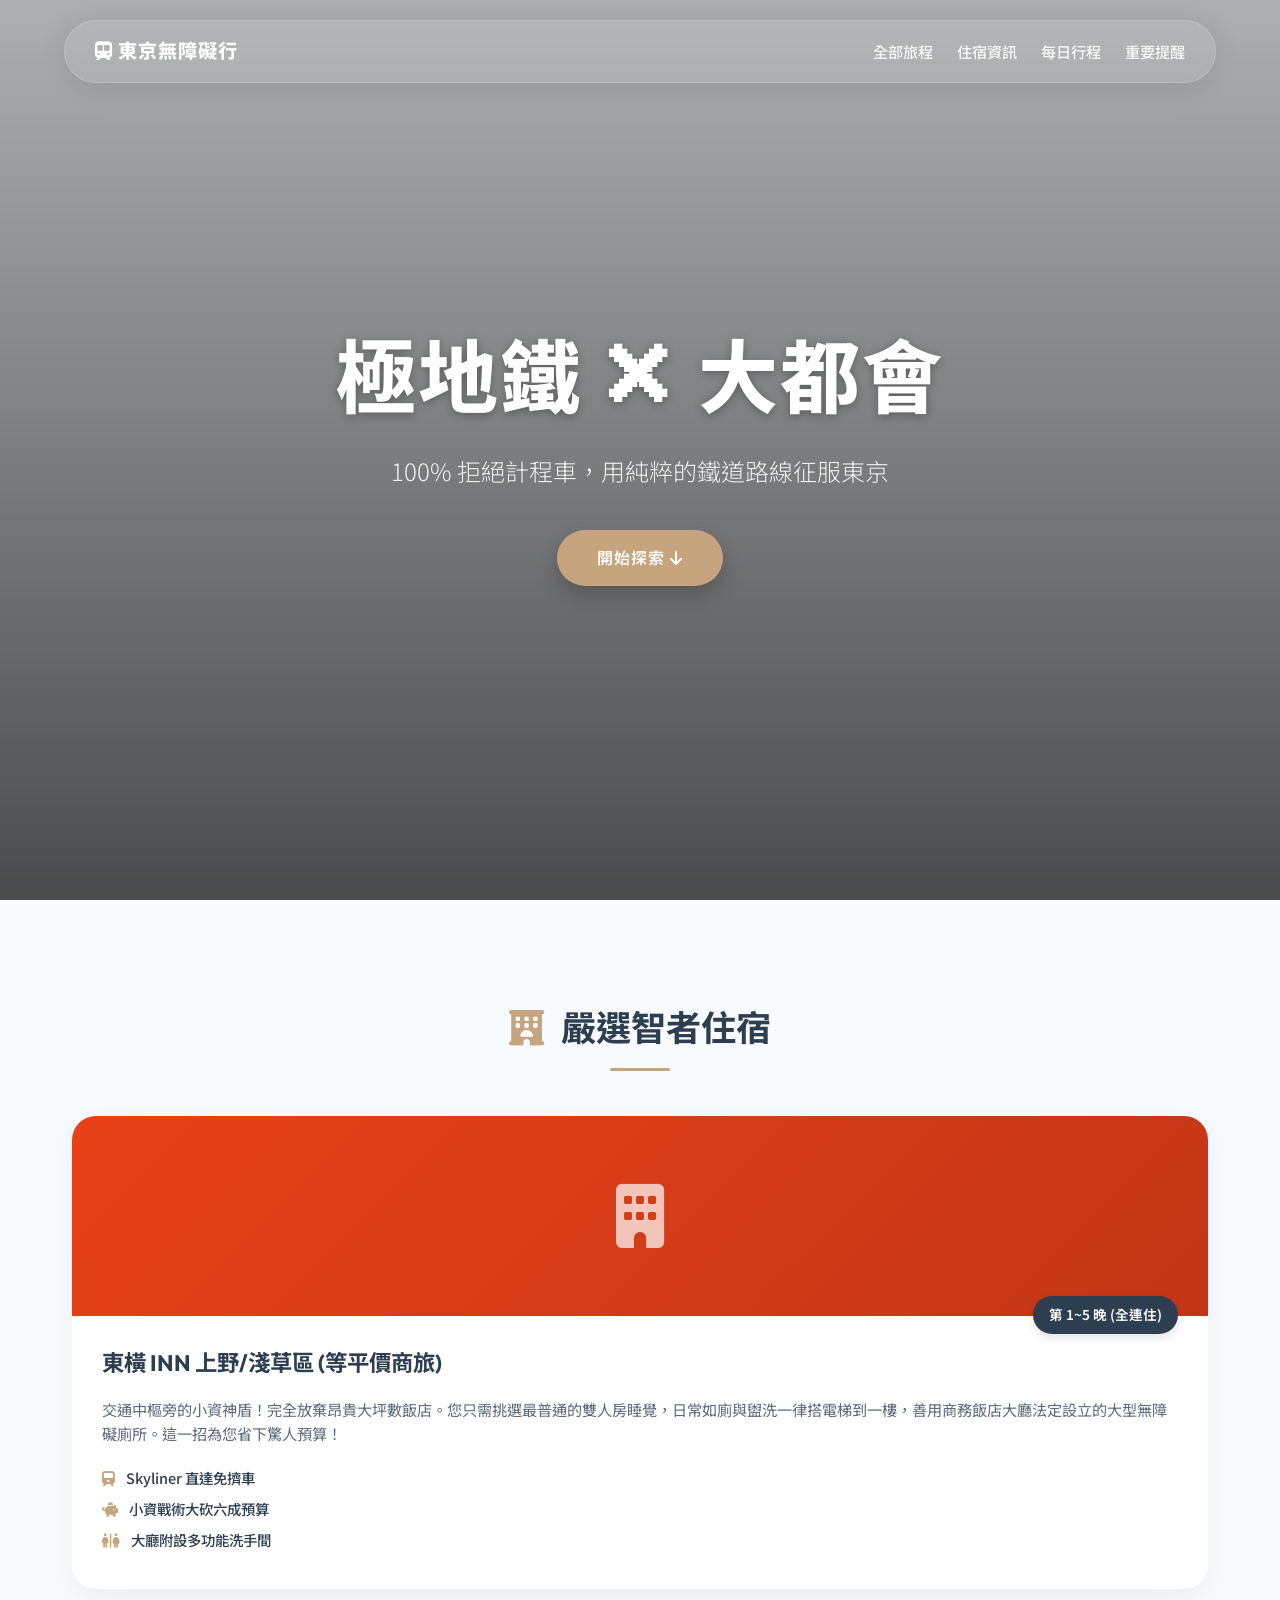
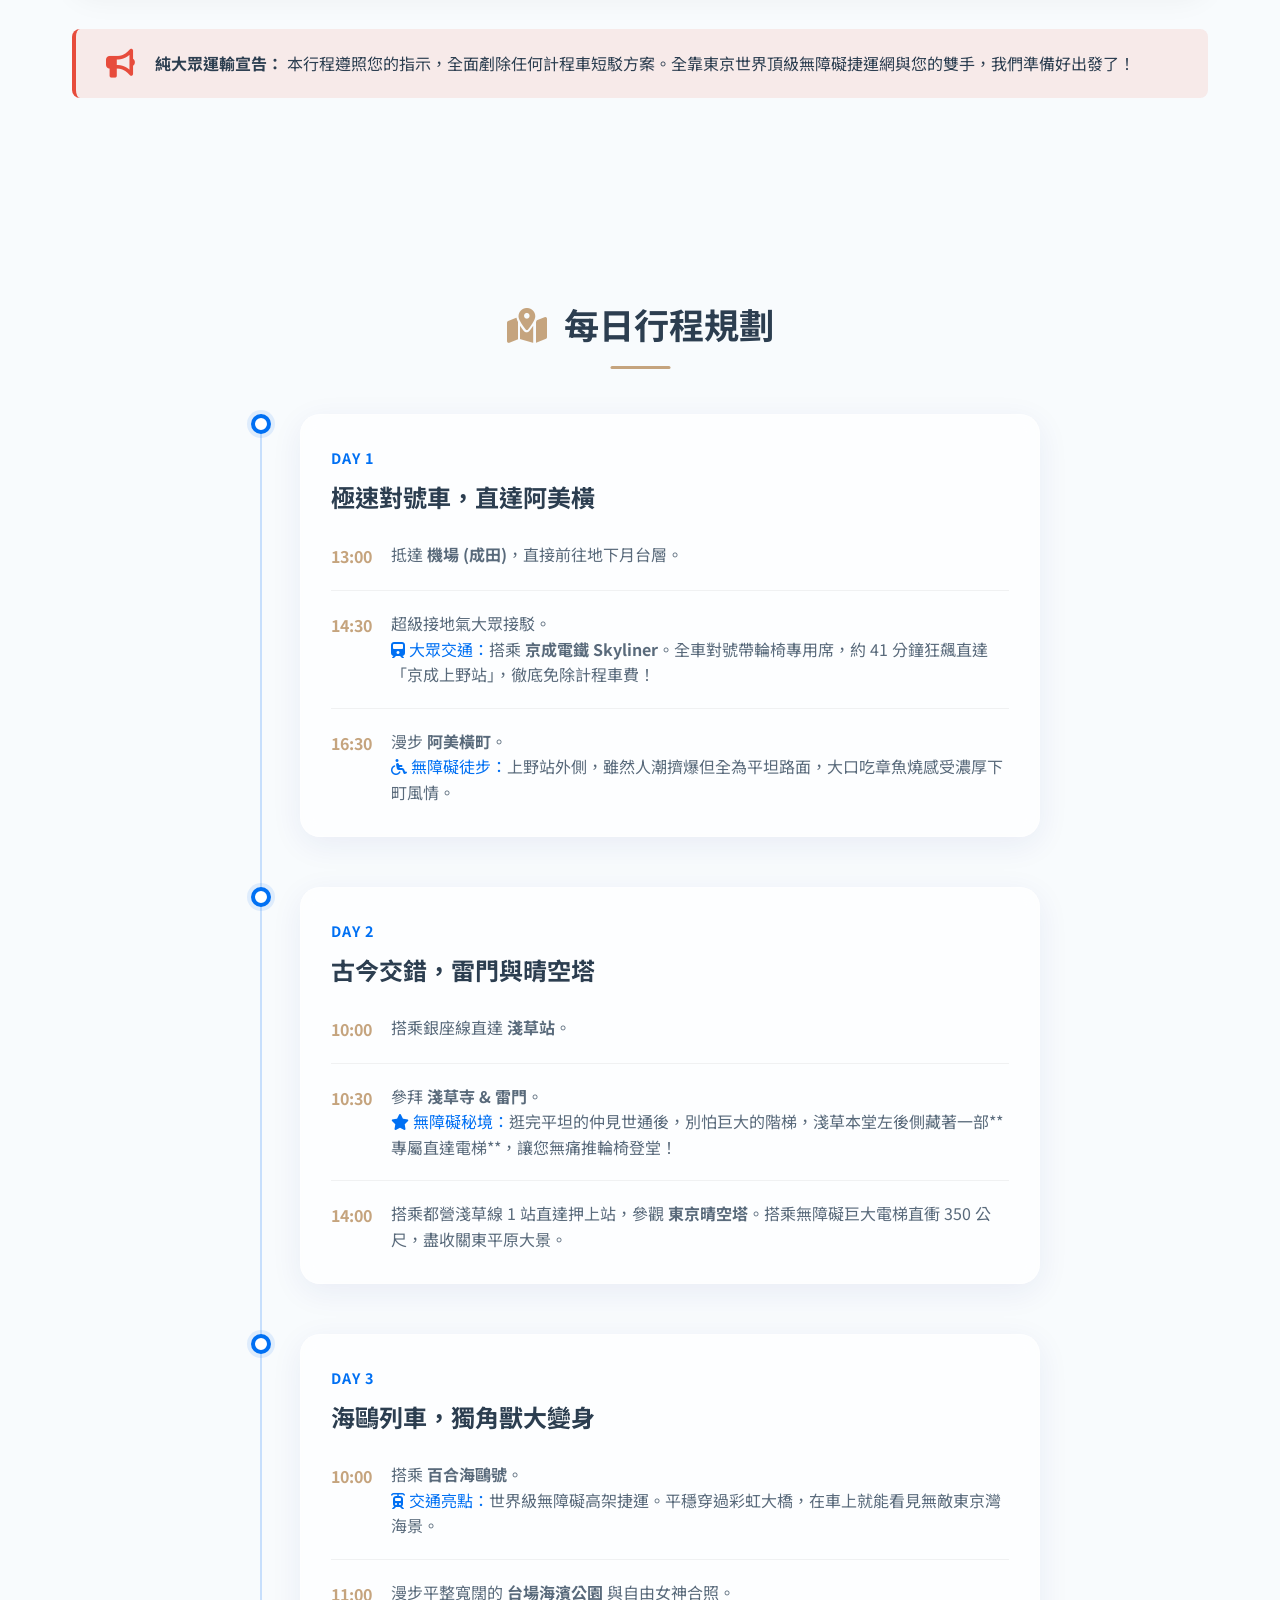
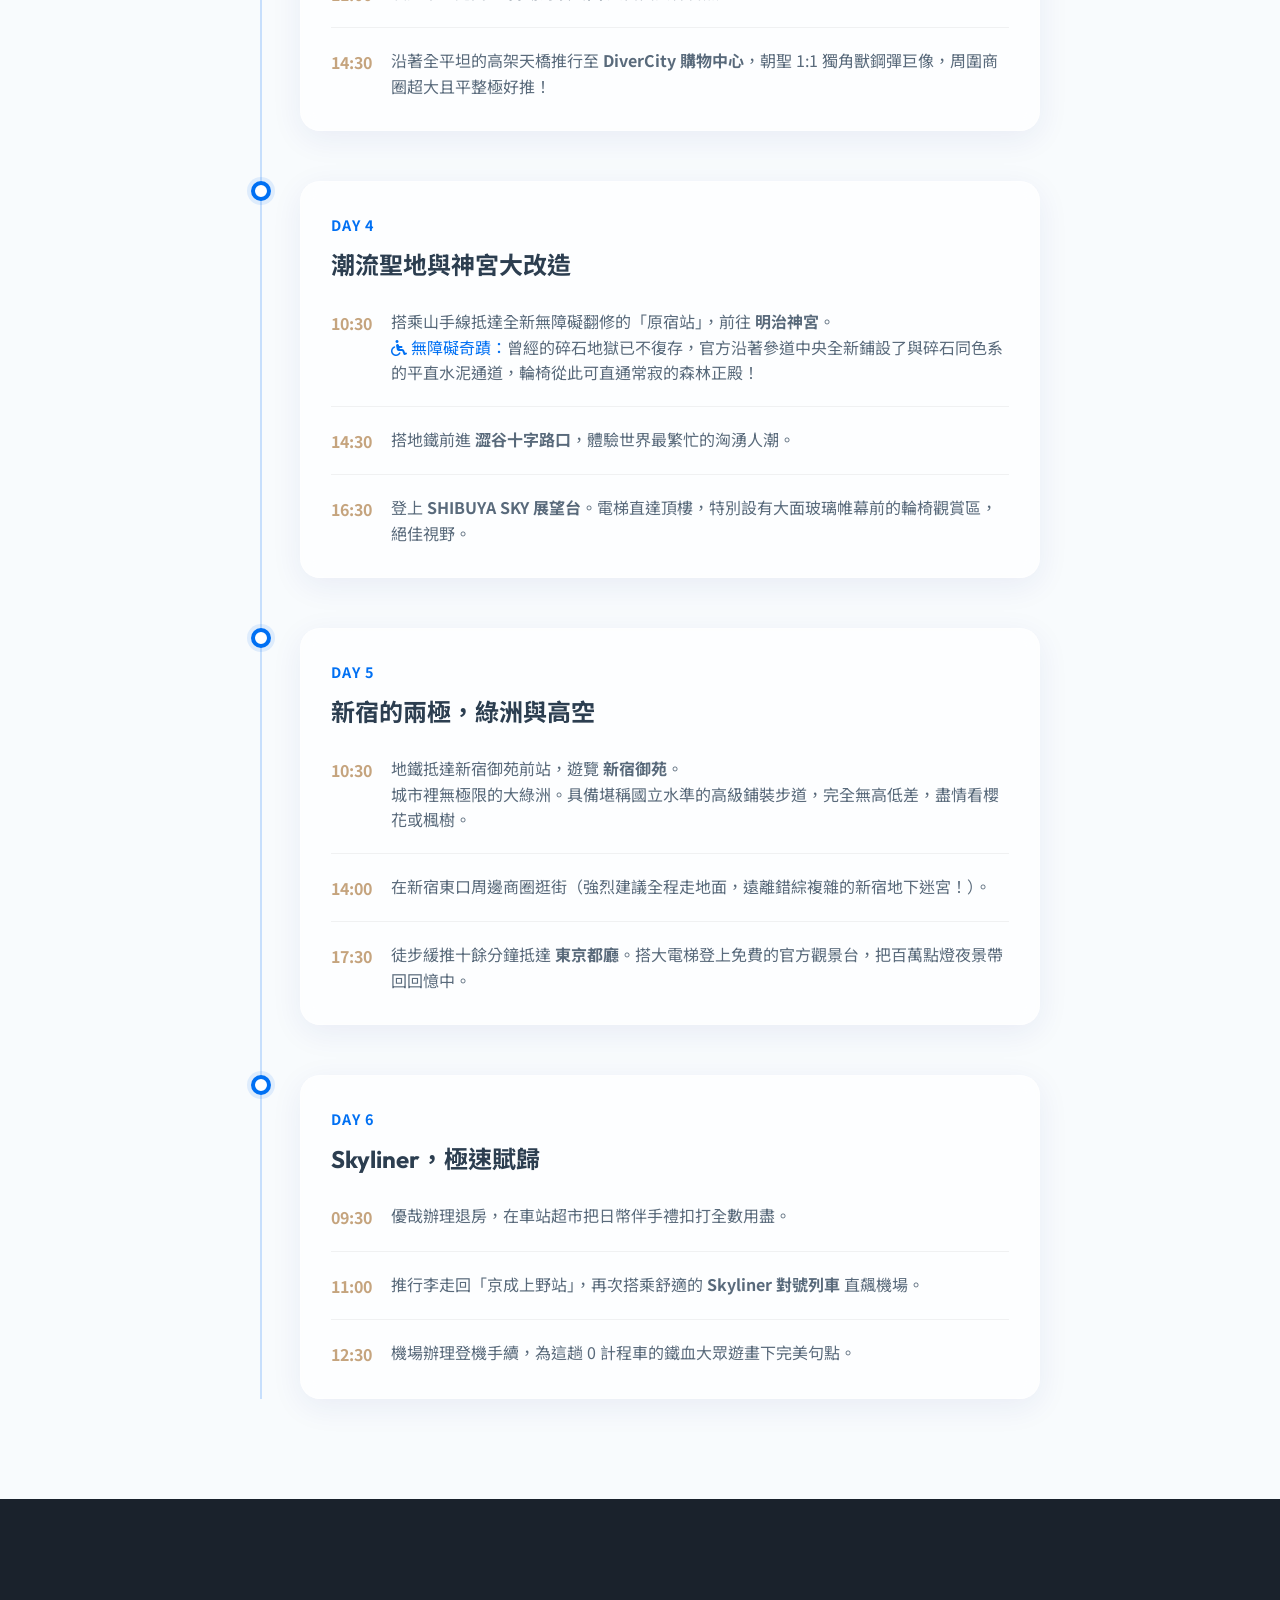
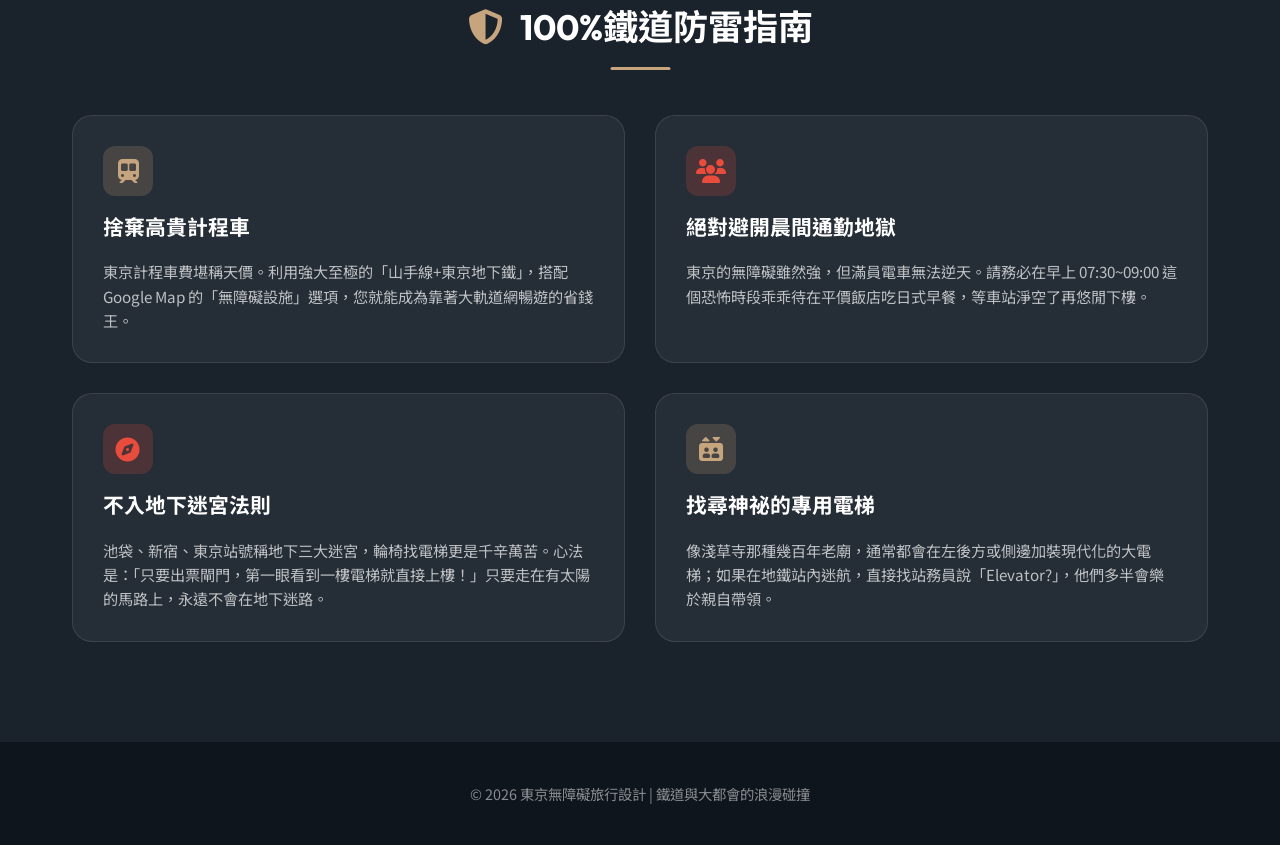
<file: tokyo.html>
<!DOCTYPE html>
<html lang="zh-TW">
<head>
    <meta charset="UTF-8">
    <meta name="viewport" content="width=device-width, initial-scale=1.0">
    <title>東京專屬無障礙自由行 | 首都圈六天五夜純鐵道之旅</title>
    <meta name="description" content="全大眾運輸、超高CP值！專為輪椅使用者設計的日本東京六天五夜無障礙自由行。">
    <!-- Google Fonts -->
    <link rel="preconnect" href="https://fonts.googleapis.com">
    <link rel="preconnect" href="https://fonts.gstatic.com" crossorigin>
    <link href="https://fonts.googleapis.com/css2?family=Noto+Sans+TC:wght@300;400;500;700&family=Outfit:wght@400;600;800&display=swap" rel="stylesheet">
    <!-- Font Awesome -->
    <link rel="stylesheet" href="https://cdnjs.cloudflare.com/ajax/libs/font-awesome/6.4.0/css/all.min.css">
    <link rel="stylesheet" href="index.css">
    <style>
        /* Override Hero Background for Tokyo */
        .hero-background {
            background-image: linear-gradient(to bottom, rgba(0,0,0,0.3), rgba(0,0,0,0.7)), url('https://images.unsplash.com/photo-1540959733332-eab4deabeeaf?ixlib=rb-4.0.3&auto=format&fit=crop&w=1920&q=80');
        }
    </style>
</head>
<body>

    <!-- Hero Section -->
    <header class="hero">
        <div class="hero-background"></div>
        <div class="glass-nav">
            <div class="logo"><i class="fa-solid fa-train-subway"></i> 東京無障礙行</div>
            <nav>
                <a href="index.html">全部旅程</a>
                <a href="#accommodation">住宿資訊</a>
                <a href="#itinerary">每日行程</a>
                <a href="#tips">重要提醒</a>
            </nav>
        </div>
        <div class="hero-content">
            <h1 class="animate-fade-up">極地鐵 ✕ 大都會</h1>
            <p class="subtitle animate-fade-up" style="animation-delay: 0.2s;">100% 拒絕計程車，用純粹的鐵道路線征服東京</p>
            <a href="#itinerary" class="cta-button animate-fade-up" style="animation-delay: 0.4s;">
                開始探索 <i class="fa-solid fa-arrow-down"></i>
            </a>
        </div>
    </header>

    <!-- Accommodation Section -->
    <section id="accommodation" class="section glass-section">
        <div class="container">
            <h2 class="section-title"><i class="fa-solid fa-hotel"></i> 嚴選智者住宿</h2>
            <div class="cards-grid">
                <!-- Hotel 1 -->
                <div class="card hotel-card hover-lift">
                    <div class="card-image" style="background: linear-gradient(135deg, #e84118, #c23616); display: flex; align-items: center; justify-content: center;"><i class="fa-solid fa-building" style="font-size: 4rem; color: rgba(255,255,255,0.7);"></i></div>
                    <div class="card-content">
                        <div class="badge">第 1~5 晚 (全連住)</div>
                        <h3>東橫 INN 上野/淺草區 (等平價商旅)</h3>
                        <p class="hotel-desc">交通中樞旁的小資神盾！完全放棄昂貴大坪數飯店。您只需挑選最普通的雙人房睡覺，日常如廁與盥洗一律搭電梯到一樓，善用商務飯店大廳法定設立的大型無障礙廁所。這一招為您省下驚人預算！</p>
                        <ul class="features">
                            <li><i class="fa-solid fa-train"></i> Skyliner 直達免擠車</li>
                            <li><i class="fa-solid fa-piggy-bank"></i> 小資戰術大砍六成預算</li>
                            <li><i class="fa-solid fa-restroom"></i> 大廳附設多功能洗手間</li>
                        </ul>
                    </div>
                </div>
            </div>
            <div class="alert-box warning-alert">
                <i class="fa-solid fa-bullhorn"></i>
                <div>
                    <strong>純大眾運輸宣告：</strong>
                    本行程遵照您的指示，全面剷除任何計程車短駁方案。全靠東京世界頂級無障礙捷運網與您的雙手，我們準備好出發了！
                </div>
            </div>
        </div>
    </section>

    <!-- Itinerary Timeline -->
    <section id="itinerary" class="section">
        <div class="container">
            <h2 class="section-title"><i class="fa-solid fa-map-location-dot"></i> 每日行程規劃</h2>
            <div class="timeline">
                
                <!-- Day 1 -->
                <div class="timeline-item">
                    <div class="timeline-dot"></div>
                    <div class="timeline-content glass-card hover-scale">
                        <div class="day-number">Day 1</div>
                        <h3>極速對號車，直達阿美橫</h3>
                        <div class="time-block">
                            <span class="time">13:00</span>
                            <p>抵達 <strong>機場 (成田)</strong>，直接前往地下月台層。</p>
                        </div>
                        <div class="time-block">
                            <span class="time">14:30</span>
                            <p>超級接地氣大眾接駁。<br><span style="color:var(--accent-blue)"><i class="fa-solid fa-train"></i> 大眾交通：</span>搭乘 <strong>京成電鐵 Skyliner</strong>。全車對號帶輪椅專用席，約 41 分鐘狂飆直達「京成上野站」，徹底免除計程車費！</p>
                        </div>
                        <div class="time-block">
                            <span class="time">16:30</span>
                            <p>漫步 <strong>阿美橫町</strong>。<br><span style="color:var(--accent-blue)"><i class="fa-solid fa-wheelchair"></i> 無障礙徒步：</span>上野站外側，雖然人潮擠爆但全為平坦路面，大口吃章魚燒感受濃厚下町風情。</p>
                        </div>
                    </div>
                </div>

                <!-- Day 2 -->
                <div class="timeline-item">
                    <div class="timeline-dot"></div>
                    <div class="timeline-content glass-card hover-scale">
                        <div class="day-number">Day 2</div>
                        <h3>古今交錯，雷門與晴空塔</h3>
                        <div class="time-block">
                            <span class="time">10:00</span>
                            <p>搭乘銀座線直達 <strong>淺草站</strong>。</p>
                        </div>
                        <div class="time-block">
                            <span class="time">10:30</span>
                            <p>參拜 <strong>淺草寺 & 雷門</strong>。<br><span style="color:var(--accent-blue)"><i class="fa-solid fa-star"></i> 無障礙秘境：</span>逛完平坦的仲見世通後，別怕巨大的階梯，淺草本堂左後側藏著一部**專屬直達電梯**，讓您無痛推輪椅登堂！</p>
                        </div>
                        <div class="time-block">
                            <span class="time">14:00</span>
                            <p>搭乘都營淺草線 1 站直達押上站，參觀 <strong>東京晴空塔</strong>。搭乘無障礙巨大電梯直衝 350 公尺，盡收關東平原大景。</p>
                        </div>
                    </div>
                </div>

                <!-- Day 3 -->
                <div class="timeline-item">
                    <div class="timeline-dot"></div>
                    <div class="timeline-content glass-card hover-scale">
                        <div class="day-number">Day 3</div>
                        <h3>海鷗列車，獨角獸大變身</h3>
                        <div class="time-block">
                            <span class="time">10:00</span>
                            <p>搭乘 <strong>百合海鷗號</strong>。<br><span style="color:var(--accent-blue)"><i class="fa-solid fa-train-tram"></i> 交通亮點：</span>世界級無障礙高架捷運。平穩穿過彩虹大橋，在車上就能看見無敵東京灣海景。</p>
                        </div>
                        <div class="time-block">
                            <span class="time">11:00</span>
                            <p>漫步平整寬闊的 <strong>台場海濱公園</strong> 與自由女神合照。</p>
                        </div>
                        <div class="time-block">
                            <span class="time">14:30</span>
                            <p>沿著全平坦的高架天橋推行至 <strong>DiverCity 購物中心</strong>，朝聖 1:1 獨角獸鋼彈巨像，周圍商圈超大且平整極好推！</p>
                        </div>
                    </div>
                </div>

                <!-- Day 4 -->
                <div class="timeline-item">
                    <div class="timeline-dot"></div>
                    <div class="timeline-content glass-card hover-scale">
                        <div class="day-number">Day 4</div>
                        <h3>潮流聖地與神宮大改造</h3>
                        <div class="time-block">
                            <span class="time">10:30</span>
                            <p>搭乘山手線抵達全新無障礙翻修的「原宿站」，前往 <strong>明治神宮</strong>。<br><span style="color:var(--accent-blue)"><i class="fa-solid fa-wheelchair"></i> 無障礙奇蹟：</span>曾經的碎石地獄已不復存，官方沿著參道中央全新鋪設了與碎石同色系的平直水泥通道，輪椅從此可直通常寂的森林正殿！</p>
                        </div>
                        <div class="time-block">
                            <span class="time">14:30</span>
                            <p>搭地鐵前進 <strong>澀谷十字路口</strong>，體驗世界最繁忙的洶湧人潮。</p>
                        </div>
                        <div class="time-block">
                            <span class="time">16:30</span>
                            <p>登上 <strong>SHIBUYA SKY 展望台</strong>。電梯直達頂樓，特別設有大面玻璃帷幕前的輪椅觀賞區，絕佳視野。</p>
                        </div>
                    </div>
                </div>

                <!-- Day 5 -->
                <div class="timeline-item">
                    <div class="timeline-dot"></div>
                    <div class="timeline-content glass-card hover-scale">
                        <div class="day-number">Day 5</div>
                        <h3>新宿的兩極，綠洲與高空</h3>
                        <div class="time-block">
                            <span class="time">10:30</span>
                            <p>地鐵抵達新宿御苑前站，遊覽 <strong>新宿御苑</strong>。<br>城市裡無極限的大綠洲。具備堪稱國立水準的高級鋪裝步道，完全無高低差，盡情看櫻花或楓樹。</p>
                        </div>
                        <div class="time-block">
                            <span class="time">14:00</span>
                            <p>在新宿東口周邊商圈逛街（強烈建議全程走地面，遠離錯綜複雜的新宿地下迷宮！）。</p>
                        </div>
                        <div class="time-block">
                            <span class="time">17:30</span>
                            <p>徒步緩推十餘分鐘抵達 <strong>東京都廳</strong>。搭大電梯登上免費的官方觀景台，把百萬點燈夜景帶回回憶中。</p>
                        </div>
                    </div>
                </div>

                <!-- Day 6 -->
                <div class="timeline-item">
                    <div class="timeline-dot"></div>
                    <div class="timeline-content glass-card hover-scale">
                        <div class="day-number">Day 6</div>
                        <h3>Skyliner，極速賦歸</h3>
                        <div class="time-block">
                            <span class="time">09:30</span>
                            <p>優哉辦理退房，在車站超市把日幣伴手禮扣打全數用盡。</p>
                        </div>
                        <div class="time-block">
                            <span class="time">11:00</span>
                            <p>推行李走回「京成上野站」，再次搭乘舒適的 <strong>Skyliner 對號列車</strong> 直飆機場。</p>
                        </div>
                        <div class="time-block">
                            <span class="time">12:30</span>
                            <p>機場辦理登機手續，為這趟 0 計程車的鐵血大眾遊畫下完美句點。</p>
                        </div>
                    </div>
                </div>

            </div>
        </div>
    </section>

    <!-- Tips Section -->
    <section id="tips" class="section dark-section">
        <div class="container">
            <h2 class="section-title"><i class="fa-solid fa-shield-halved"></i> 100%鐵道防雷指南</h2>
            <div class="grid-2-col">
                <div class="tip-card">
                    <div class="tip-icon"><i class="fa-solid fa-subway"></i></div>
                    <h3>捨棄高貴計程車</h3>
                    <p>東京計程車費堪稱天價。利用強大至極的「山手線+東京地下鐵」，搭配 Google Map 的「無障礙設施」選項，您就能成為靠著大軌道網暢遊的省錢王。</p>
                </div>
                <div class="tip-card danger-tip">
                    <div class="tip-icon"><i class="fa-solid fa-users"></i></div>
                    <h3>絕對避開晨間通勤地獄</h3>
                    <p>東京的無障礙雖然強，但滿員電車無法逆天。請務必在早上 07:30~09:00 這個恐怖時段乖乖待在平價飯店吃日式早餐，等車站淨空了再悠閒下樓。</p>
                </div>
                <div class="tip-card danger-tip">
                    <div class="tip-icon"><i class="fa-solid fa-compass"></i></div>
                    <h3>不入地下迷宮法則</h3>
                    <p>池袋、新宿、東京站號稱地下三大迷宮，輪椅找電梯更是千辛萬苦。心法是：「只要出票閘門，第一眼看到一樓電梯就直接上樓！」只要走在有太陽的馬路上，永遠不會在地下迷路。</p>
                </div>
                <div class="tip-card">
                    <div class="tip-icon"><i class="fa-solid fa-elevator"></i></div>
                    <h3>找尋神祕的專用電梯</h3>
                    <p>像淺草寺那種幾百年老廟，通常都會在左後方或側邊加裝現代化的大電梯；如果在地鐵站內迷航，直接找站務員說「Elevator?」，他們多半會樂於親自帶領。</p>
                </div>
            </div>
        </div>
    </section>

    <footer>
        <div class="container text-center">
            <p>&copy; 2026 東京無障礙旅行設計 | 鐵道與大都會的浪漫碰撞</p>
        </div>
    </footer>

    <script>
        const observerOptions = {
            threshold: 0.1,
            rootMargin: "0px 0px -50px 0px"
        };
        const observer = new IntersectionObserver((entries) => {
            entries.forEach(entry => {
                if (entry.isIntersecting) {
                    entry.target.classList.add('in-view');
                }
            });
        }, observerOptions);
        document.querySelectorAll('.timeline-item, .card, .tip-card').forEach(el => {
            el.classList.add('animate-on-scroll');
            observer.observe(el);
        });
    </script>
</body>
</html>
</file>
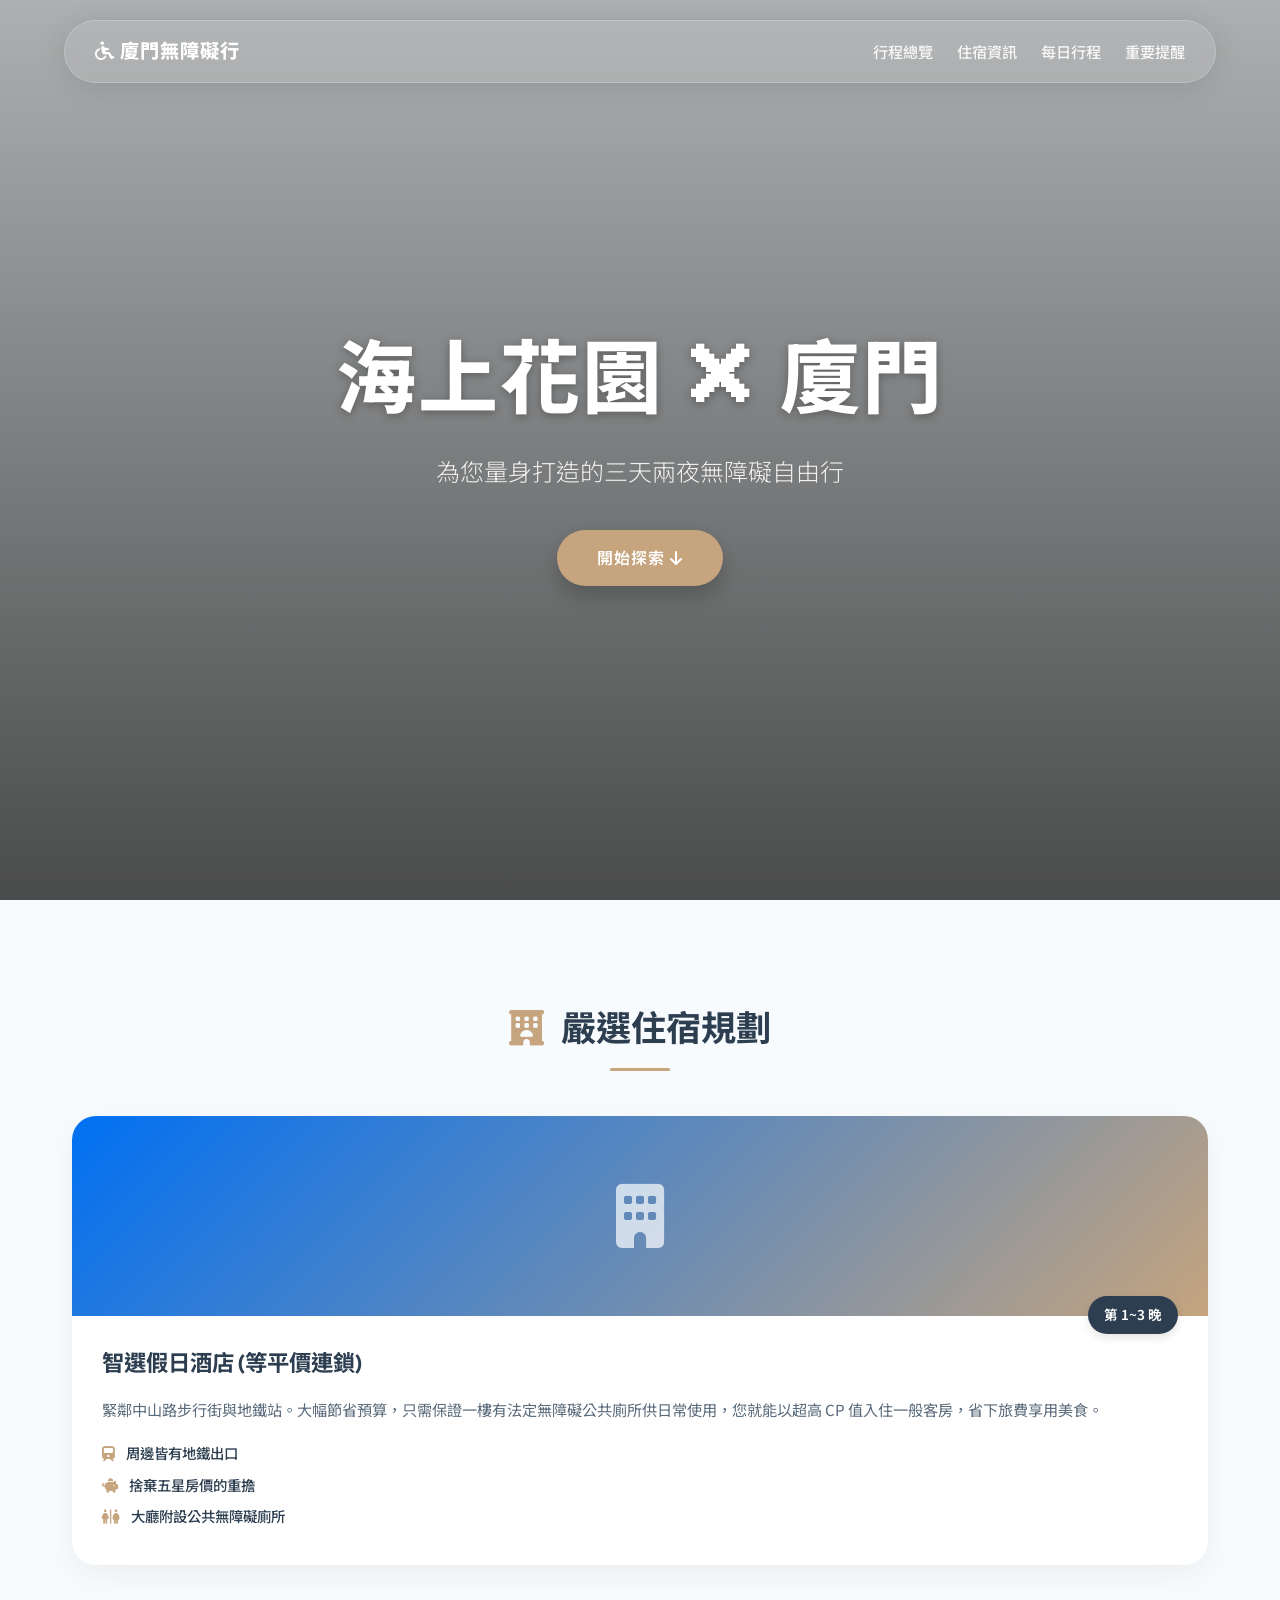
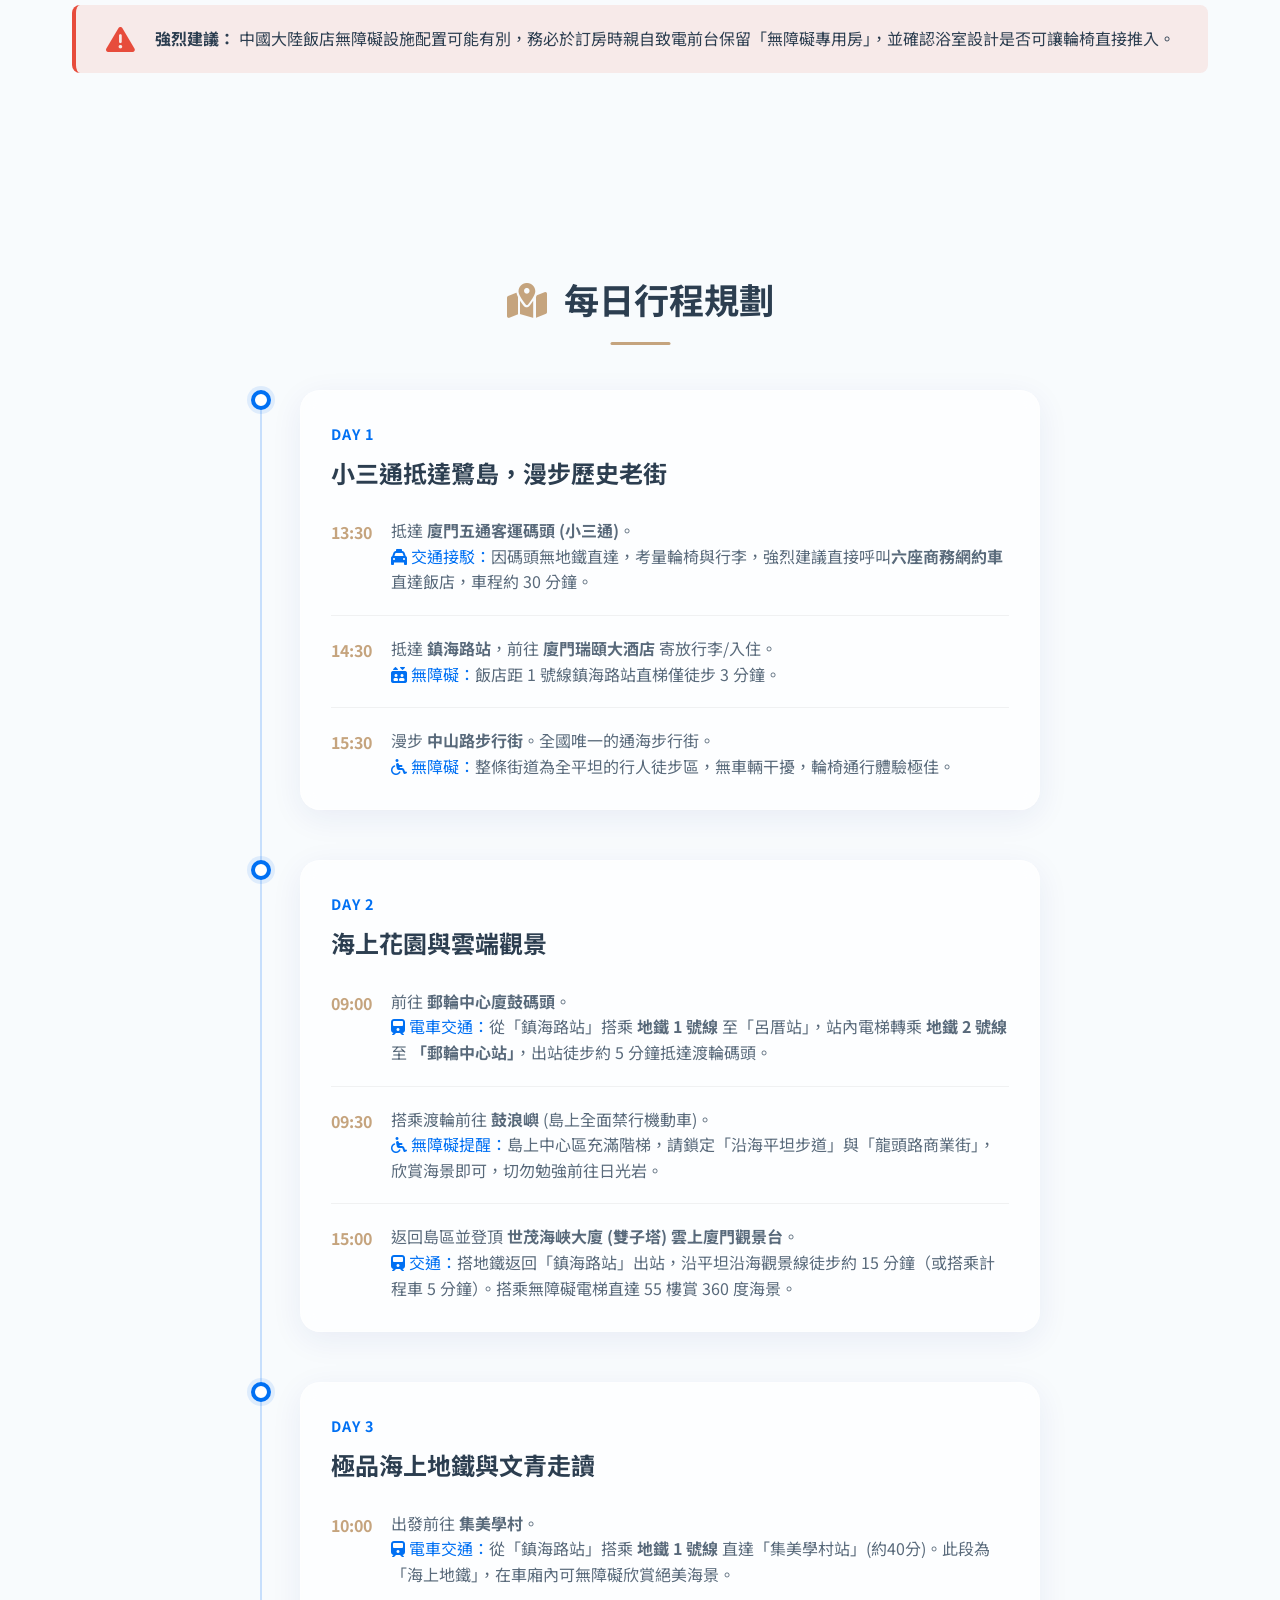
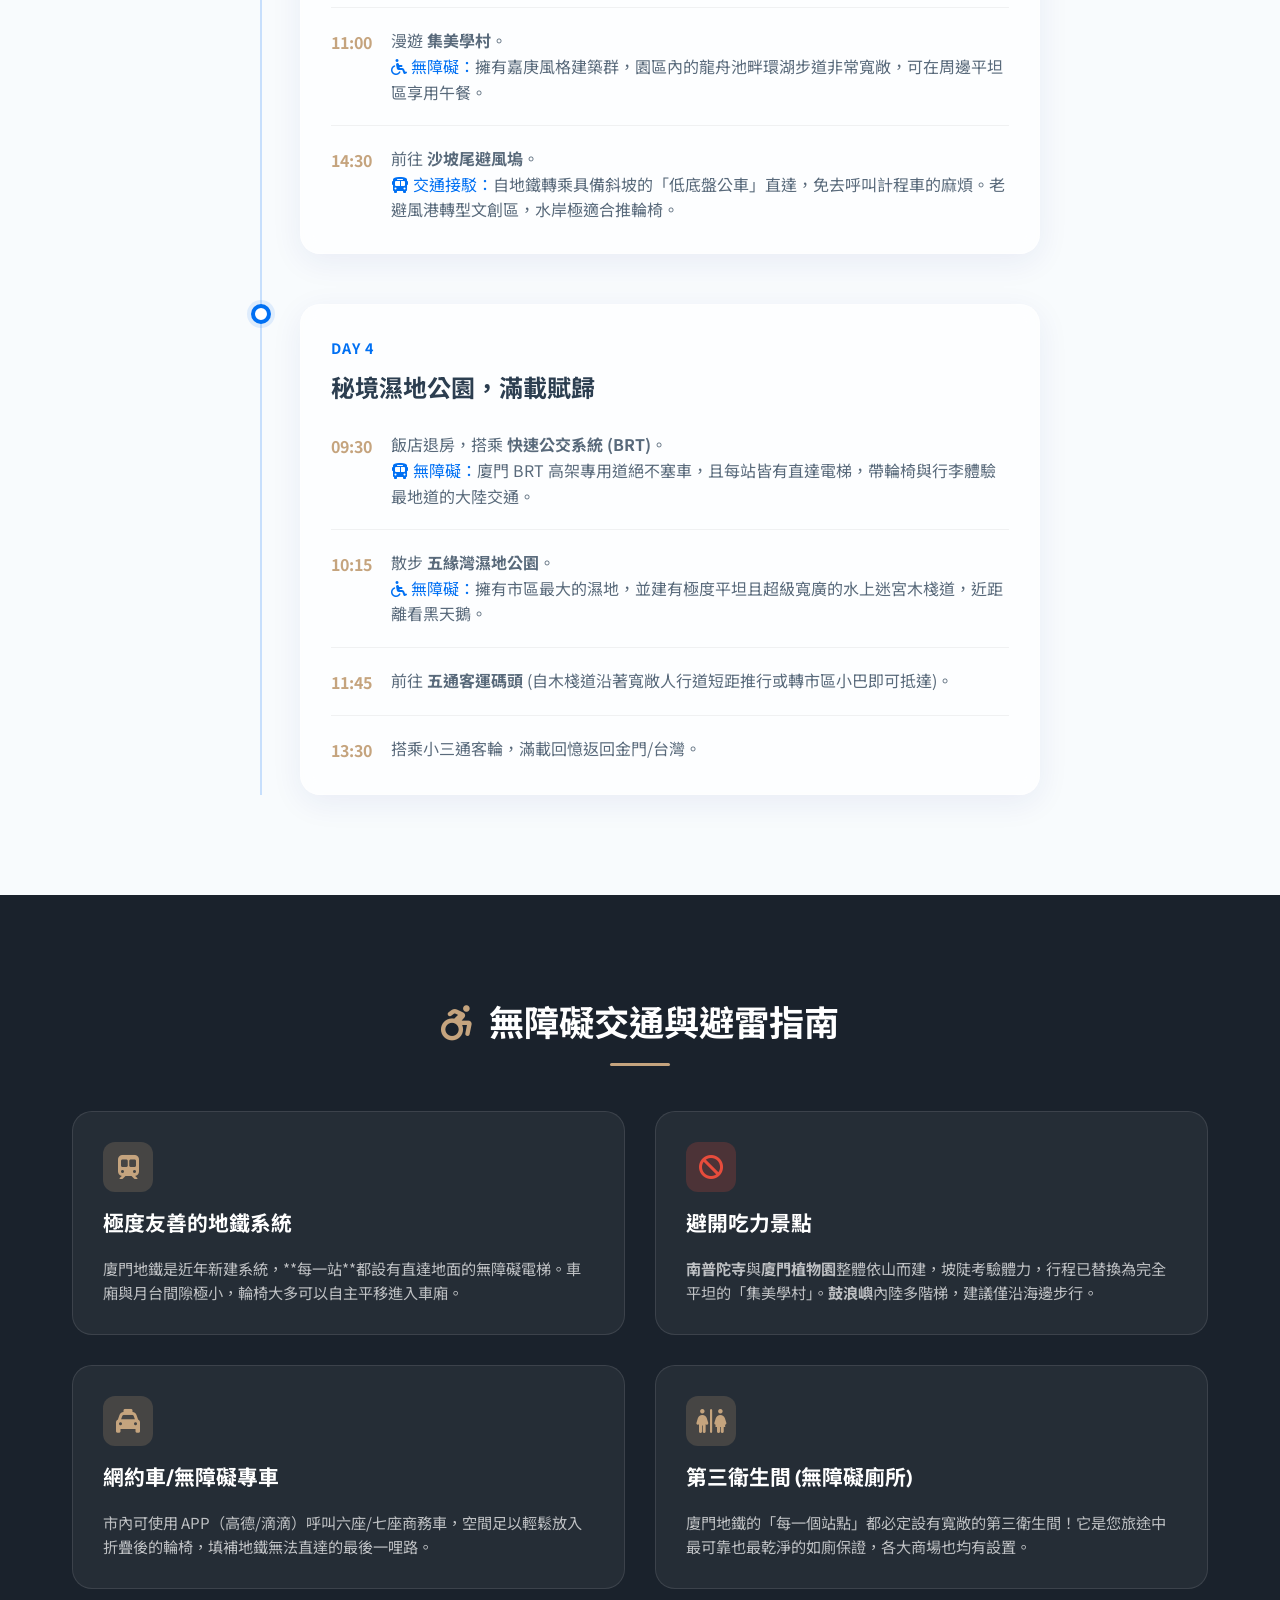
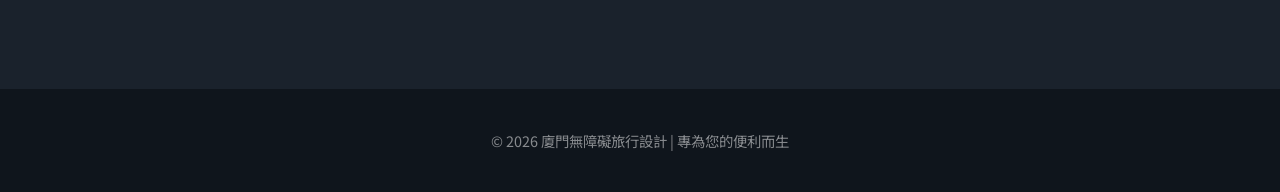
<file: xiamen.html>
<!DOCTYPE html>
<html lang="zh-TW">
<head>
    <meta charset="UTF-8">
    <meta name="viewport" content="width=device-width, initial-scale=1.0">
    <title>廈門專屬無障礙自由行 | 三天兩夜深度導覽</title>
    <meta name="description" content="專為輪椅使用者設計的廈門三天兩夜無障礙自由行行程規劃，包含住宿、交通與景點安排。">
    <!-- Google Fonts -->
    <link rel="preconnect" href="https://fonts.googleapis.com">
    <link rel="preconnect" href="https://fonts.gstatic.com" crossorigin>
    <link href="https://fonts.googleapis.com/css2?family=Noto+Sans+TC:wght@300;400;500;700&family=Outfit:wght@400;600;800&display=swap" rel="stylesheet">
    <!-- Font Awesome -->
    <link rel="stylesheet" href="https://cdnjs.cloudflare.com/ajax/libs/font-awesome/6.4.0/css/all.min.css">
    <link rel="stylesheet" href="index.css">
    <style>
        /* Override Hero Background for Xiamen */
        .hero-background {
            background-image: linear-gradient(to bottom, rgba(0,0,0,0.3), rgba(0,0,0,0.7)), url('https://images.unsplash.com/photo-1574041794611-65f0d2ba2cdc?ixlib=rb-4.0.3&auto=format&fit=crop&w=1920&q=80');
        }
    </style>
</head>
<body>

    <!-- Hero Section -->
    <header class="hero">
        <div class="hero-background"></div>
        <div class="glass-nav">
            <div class="logo"><i class="fa-solid fa-wheelchair"></i> 廈門無障礙行</div>
            <nav>
                <a href="#overview">行程總覽</a>
                <a href="#accommodation">住宿資訊</a>
                <a href="#itinerary">每日行程</a>
                <a href="#tips">重要提醒</a>
            </nav>
        </div>
        <div class="hero-content">
            <h1 class="animate-fade-up">海上花園 ✕ 廈門</h1>
            <p class="subtitle animate-fade-up" style="animation-delay: 0.2s;">為您量身打造的三天兩夜無障礙自由行</p>
            <a href="#itinerary" class="cta-button animate-fade-up" style="animation-delay: 0.4s;">
                開始探索 <i class="fa-solid fa-arrow-down"></i>
            </a>
        </div>
    </header>

    <!-- Accommodation Section -->
    <section id="accommodation" class="section glass-section">
        <div class="container">
            <h2 class="section-title"><i class="fa-solid fa-hotel"></i> 嚴選住宿規劃</h2>
            <div class="cards-grid">
                <!-- Hotel 1 -->
                <div class="card hotel-card hover-lift">
                    <div class="card-image" style="background: linear-gradient(135deg, #0070f3, #c5a47e); display: flex; align-items: center; justify-content: center;"><i class="fa-solid fa-building" style="font-size: 4rem; color: rgba(255,255,255,0.7);"></i></div>
                    <div class="card-content">
                        <div class="badge">第 1~3 晚</div>
                        <h3>智選假日酒店 (等平價連鎖)</h3>
                        <p class="hotel-desc">緊鄰中山路步行街與地鐵站。大幅節省預算，只需保證一樓有法定無障礙公共廁所供日常使用，您就能以超高 CP 值入住一般客房，省下旅費享用美食。</p>
                        <ul class="features">
                            <li><i class="fa-solid fa-train"></i> 周邊皆有地鐵出口</li>
                            <li><i class="fa-solid fa-piggy-bank"></i> 捨棄五星房價的重擔</li>
                            <li><i class="fa-solid fa-restroom"></i> 大廳附設公共無障礙廁所</li>
                        </ul>
                    </div>
                </div>
            </div>
            <div class="alert-box warning-alert">
                <i class="fa-solid fa-triangle-exclamation"></i>
                <div>
                    <strong>強烈建議：</strong>
                    中國大陸飯店無障礙設施配置可能有別，務必於訂房時親自致電前台保留「無障礙專用房」，並確認浴室設計是否可讓輪椅直接推入。
                </div>
            </div>
        </div>
    </section>

    <!-- Itinerary Timeline -->
    <section id="itinerary" class="section">
        <div class="container">
            <h2 class="section-title"><i class="fa-solid fa-map-location-dot"></i> 每日行程規劃</h2>
            <div class="timeline">
                
                <!-- Day 1 -->
                <div class="timeline-item">
                    <div class="timeline-dot"></div>
                    <div class="timeline-content glass-card hover-scale">
                        <div class="day-number">Day 1</div>
                        <h3>小三通抵達鷺島，漫步歷史老街</h3>
                        <div class="time-block">
                            <span class="time">13:30</span>
                            <p>抵達 <strong>廈門五通客運碼頭 (小三通)</strong>。<br><span style="color:var(--accent-blue)"><i class="fa-solid fa-taxi"></i> 交通接駁：</span>因碼頭無地鐵直達，考量輪椅與行李，強烈建議直接呼叫<strong>六座商務網約車</strong>直達飯店，車程約 30 分鐘。</p>
                        </div>
                        <div class="time-block">
                            <span class="time">14:30</span>
                            <p>抵達 <strong>鎮海路站</strong>，前往 <strong>廈門瑞頤大酒店</strong> 寄放行李/入住。<br><span style="color:var(--accent-blue)"><i class="fa-solid fa-elevator"></i> 無障礙：</span>飯店距 1 號線鎮海路站直梯僅徒步 3 分鐘。</p>
                        </div>
                        <div class="time-block">
                            <span class="time">15:30</span>
                            <p>漫步 <strong>中山路步行街</strong>。全國唯一的通海步行街。<br><span style="color:var(--accent-blue)"><i class="fa-solid fa-wheelchair"></i> 無障礙：</span>整條街道為全平坦的行人徒步區，無車輛干擾，輪椅通行體驗極佳。</p>
                        </div>
                    </div>
                </div>

                <!-- Day 2 -->
                <div class="timeline-item">
                    <div class="timeline-dot"></div>
                    <div class="timeline-content glass-card hover-scale">
                        <div class="day-number">Day 2</div>
                        <h3>海上花園與雲端觀景</h3>
                        <div class="time-block">
                            <span class="time">09:00</span>
                            <p>前往 <strong>郵輪中心廈鼓碼頭</strong>。<br><span style="color:var(--accent-blue)"><i class="fa-solid fa-train"></i> 電車交通：</span>從「鎮海路站」搭乘 <strong>地鐵 1 號線</strong> 至「呂厝站」，站內電梯轉乘 <strong>地鐵 2 號線</strong> 至 <strong>「郵輪中心站」</strong>，出站徒步約 5 分鐘抵達渡輪碼頭。</p>
                        </div>
                        <div class="time-block">
                            <span class="time">09:30</span>
                            <p>搭乘渡輪前往 <strong>鼓浪嶼</strong> (島上全面禁行機動車)。<br><span style="color:var(--accent-blue)"><i class="fa-solid fa-wheelchair"></i> 無障礙提醒：</span>島上中心區充滿階梯，請鎖定「沿海平坦步道」與「龍頭路商業街」，欣賞海景即可，切勿勉強前往日光岩。</p>
                        </div>
                        <div class="time-block">
                            <span class="time">15:00</span>
                            <p>返回島區並登頂 <strong>世茂海峽大廈 (雙子塔) 雲上廈門觀景台</strong>。<br><span style="color:var(--accent-blue)"><i class="fa-solid fa-train"></i> 交通：</span>搭地鐵返回「鎮海路站」出站，沿平坦沿海觀景線徒步約 15 分鐘（或搭乘計程車 5 分鐘）。搭乘無障礙電梯直達 55 樓賞 360 度海景。</p>
                        </div>
                    </div>
                </div>

                <!-- Day 3 -->
                <div class="timeline-item">
                    <div class="timeline-dot"></div>
                    <div class="timeline-content glass-card hover-scale">
                        <div class="day-number">Day 3</div>
                        <h3>極品海上地鐵與文青走讀</h3>
                        <div class="time-block">
                            <span class="time">10:00</span>
                            <p>出發前往 <strong>集美學村</strong>。<br><span style="color:var(--accent-blue)"><i class="fa-solid fa-train"></i> 電車交通：</span>從「鎮海路站」搭乘 <strong>地鐵 1 號線</strong> 直達「集美學村站」(約40分)。此段為「海上地鐵」，在車廂內可無障礙欣賞絕美海景。</p>
                        </div>
                        <div class="time-block">
                            <span class="time">11:00</span>
                            <p>漫遊 <strong>集美學村</strong>。<br><span style="color:var(--accent-blue)"><i class="fa-solid fa-wheelchair"></i> 無障礙：</span>擁有嘉庚風格建築群，園區內的龍舟池畔環湖步道非常寬敞，可在周邊平坦區享用午餐。</p>
                        </div>
                        <div class="time-block">
                            <span class="time">14:30</span>
                            <p>前往 <strong>沙坡尾避風塢</strong>。<br><span style="color:var(--accent-blue)"><i class="fa-solid fa-bus"></i> 交通接駁：</span>自地鐵轉乘具備斜坡的「低底盤公車」直達，免去呼叫計程車的麻煩。老避風港轉型文創區，水岸極適合推輪椅。</p>
                        </div>
                    </div>
                </div>

                <!-- Day 4 -->
                <div class="timeline-item">
                    <div class="timeline-dot"></div>
                    <div class="timeline-content glass-card hover-scale">
                        <div class="day-number">Day 4</div>
                        <h3>秘境濕地公園，滿載賦歸</h3>
                        <div class="time-block">
                            <span class="time">09:30</span>
                            <p>飯店退房，搭乘 <strong>快速公交系統 (BRT)</strong>。<br><span style="color:var(--accent-blue)"><i class="fa-solid fa-bus"></i> 無障礙：</span>廈門 BRT 高架專用道絕不塞車，且每站皆有直達電梯，帶輪椅與行李體驗最地道的大陸交通。</p>
                        </div>
                        <div class="time-block">
                            <span class="time">10:15</span>
                            <p>散步 <strong>五緣灣濕地公園</strong>。<br><span style="color:var(--accent-blue)"><i class="fa-solid fa-wheelchair"></i> 無障礙：</span>擁有市區最大的濕地，並建有極度平坦且超級寬廣的水上迷宮木棧道，近距離看黑天鵝。</p>
                        </div>
                        <div class="time-block">
                            <span class="time">11:45</span>
                            <p>前往 <strong>五通客運碼頭</strong> (自木棧道沿著寬敞人行道短距推行或轉市區小巴即可抵達)。</p>
                        </div>
                        <div class="time-block">
                            <span class="time">13:30</span>
                            <p>搭乘小三通客輪，滿載回憶返回金門/台灣。</p>
                        </div>
                    </div>
                </div>

            </div>
        </div>
    </section>

    <!-- Tips Section -->
    <section id="tips" class="section dark-section">
        <div class="container">
            <h2 class="section-title"><i class="fa-solid fa-wheelchair-move"></i> 無障礙交通與避雷指南</h2>
            <div class="grid-2-col">
                <div class="tip-card">
                    <div class="tip-icon"><i class="fa-solid fa-train-subway"></i></div>
                    <h3>極度友善的地鐵系統</h3>
                    <p>廈門地鐵是近年新建系統，**每一站**都設有直達地面的無障礙電梯。車廂與月台間隙極小，輪椅大多可以自主平移進入車廂。</p>
                </div>
                <div class="tip-card danger-tip">
                    <div class="tip-icon"><i class="fa-solid fa-ban"></i></div>
                    <h3>避開吃力景點</h3>
                    <p><strong>南普陀寺</strong>與<strong>廈門植物園</strong>整體依山而建，坡陡考驗體力，行程已替換為完全平坦的「集美學村」。<strong>鼓浪嶼</strong>內陸多階梯，建議僅沿海邊步行。</p>
                </div>
                <div class="tip-card">
                    <div class="tip-icon"><i class="fa-solid fa-taxi"></i></div>
                    <h3>網約車/無障礙專車</h3>
                    <p>市內可使用 APP（高德/滴滴）呼叫六座/七座商務車，空間足以輕鬆放入折疊後的輪椅，填補地鐵無法直達的最後一哩路。</p>
                </div>
                <div class="tip-card">
                    <div class="tip-icon"><i class="fa-solid fa-restroom"></i></div>
                    <h3>第三衛生間 (無障礙廁所)</h3>
                    <p>廈門地鐵的「每一個站點」都必定設有寬敞的第三衛生間！它是您旅途中最可靠也最乾淨的如廁保證，各大商場也均有設置。</p>
                </div>
            </div>
        </div>
    </section>

    <footer>
        <div class="container text-center">
            <p>&copy; 2026 廈門無障礙旅行設計 | 專為您的便利而生</p>
        </div>
    </footer>

    <script>
        // Simple scroll animation script
        const observerOptions = {
            threshold: 0.1,
            rootMargin: "0px 0px -50px 0px"
        };

        const observer = new IntersectionObserver((entries) => {
            entries.forEach(entry => {
                if (entry.isIntersecting) {
                    entry.target.classList.add('in-view');
                }
            });
        }, observerOptions);

        document.querySelectorAll('.timeline-item, .card, .tip-card').forEach(el => {
            el.classList.add('animate-on-scroll');
            observer.observe(el);
        });
    </script>
</body>
</html>
</file>
<file: index.css>
/* CSS Variables for Premium Aesthetic */
:root {
    --primary-bg: #f8fbfd;
    --text-main: #2c3e50;
    --text-muted: #596a7b;
    --accent-blue: #0070f3;
    --accent-gold: #c5a47e;
    --danger-red: #e74c3c;
    --glass-bg: rgba(255, 255, 255, 0.7);
    --glass-border: rgba(255, 255, 255, 0.4);
    --glass-shadow: 0 8px 32px 0 rgba(31, 38, 135, 0.07);
    --transition-smooth: all 0.4s cubic-bezier(0.16, 1, 0.3, 1);
}

/* Reset & Typgraphy */
* {
    margin: 0;
    padding: 0;
    box-sizing: border-box;
}

html {
    scroll-behavior: smooth;
}

body {
    font-family: 'Noto Sans TC', sans-serif;
    background-color: var(--primary-bg);
    color: var(--text-main);
    line-height: 1.6;
    overflow-x: hidden;
}

h1, h2, h3, .logo {
    font-family: 'Outfit', 'Noto Sans TC', sans-serif;
}

.container {
    max-width: 1200px;
    margin: 0 auto;
    padding: 0 2rem;
}

/* Animations */
@keyframes fadeUp {
    from { opacity: 0; transform: translateY(30px); }
    to { opacity: 1; transform: translateY(0); }
}

.animate-fade-up {
    opacity: 0;
    animation: fadeUp 0.8s forwards;
}

/* Hero Section */
.hero {
    position: relative;
    height: 100vh;
    min-height: 600px;
    display: flex;
    align-items: center;
    justify-content: center;
    overflow: hidden;
}

.hero-background {
    position: absolute;
    top: 0; left: 0; width: 100%; height: 100%;
    /* Using Unsplash for premium beautiful Osaka background */
    background-image: linear-gradient(to bottom, rgba(0,0,0,0.3), rgba(0,0,0,0.7)), url('https://images.unsplash.com/photo-1590559899731-a382839cecdf?ixlib=rb-4.0.3&auto=format&fit=crop&w=1920&q=80');
    background-size: cover;
    background-position: center;
    z-index: 1;
}

.glass-nav {
    position: absolute;
    top: 20px;
    left: 50%;
    transform: translateX(-50%);
    width: 90%;
    max-width: 1200px;
    display: flex;
    justify-content: space-between;
    align-items: center;
    padding: 15px 30px;
    background: rgba(255, 255, 255, 0.1);
    backdrop-filter: blur(10px);
    -webkit-backdrop-filter: blur(10px);
    border: 1px solid rgba(255, 255, 255, 0.2);
    border-radius: 50px;
    z-index: 10;
    box-shadow: 0 4px 30px rgba(0, 0, 0, 0.1);
}

.logo {
    color: white;
    font-size: 1.2rem;
    font-weight: 800;
    letter-spacing: 1px;
}

nav a {
    color: rgba(255, 255, 255, 0.9);
    text-decoration: none;
    margin-left: 20px;
    font-size: 0.95rem;
    font-weight: 500;
    transition: var(--transition-smooth);
}

nav a:hover {
    color: var(--accent-gold);
}

.hero-content {
    position: relative;
    z-index: 2;
    text-align: center;
    color: white;
    padding: 0 20px;
}

.hero-content h1 {
    font-size: clamp(3rem, 8vw, 5rem);
    font-weight: 800;
    letter-spacing: 2px;
    margin-bottom: 10px;
    text-shadow: 0 2px 10px rgba(0,0,0,0.3);
}

.hero-content .subtitle {
    font-size: clamp(1.1rem, 2vw, 1.5rem);
    font-weight: 300;
    margin-bottom: 40px;
    color: rgba(255, 255, 255, 0.9);
}

.cta-button {
    display: inline-block;
    padding: 15px 40px;
    background-color: var(--accent-gold);
    color: white;
    text-decoration: none;
    border-radius: 50px;
    font-weight: 600;
    letter-spacing: 1px;
    transition: var(--transition-smooth);
    box-shadow: 0 10px 20px rgba(0,0,0,0.2);
}

.cta-button:hover {
    transform: translateY(-3px);
    background-color: #b3926a;
    box-shadow: 0 15px 25px rgba(0,0,0,0.3);
}

/* Sections */
.section {
    padding: 100px 0;
}

.section-title {
    text-align: center;
    font-size: 2.2rem;
    margin-bottom: 60px;
    position: relative;
    display: inline-block;
    left: 50%;
    transform: translateX(-50%);
    color: var(--text-main);
}

.section-title::after {
    content: '';
    position: absolute;
    bottom: -15px;
    left: 50%;
    transform: translateX(-50%);
    width: 60px;
    height: 3px;
    background-color: var(--accent-gold);
    border-radius: 2px;
}

.section-title i {
    color: var(--accent-gold);
    margin-right: 10px;
}

/* Cards & Glassmorphism */
.cards-grid {
    display: grid;
    grid-template-columns: repeat(auto-fit, minmax(300px, 1fr));
    gap: 40px;
    margin-bottom: 40px;
}

.card {
    background: #fff;
    border-radius: 24px;
    overflow: hidden;
    box-shadow: 0 10px 30px rgba(0,0,0,0.05);
    transition: var(--transition-smooth);
    position: relative;
}

.hover-lift:hover {
    transform: translateY(-10px);
    box-shadow: 0 20px 40px rgba(0,0,0,0.1);
}

.card-image {
    height: 200px;
    background-size: cover;
    background-position: center;
}

.bg-osaka-hotel {
    background-image: url('https://images.unsplash.com/photo-1590403759363-f27357c32bf2?ixlib=rb-4.0.3&auto=format&fit=crop&w=800&q=80');
}

.bg-kyoto-hotel {
    background-image: url('https://images.unsplash.com/photo-1498654896293-37aacf113fd9?ixlib=rb-4.0.3&auto=format&fit=crop&w=800&q=80');
}

.card-content {
    padding: 30px;
    position: relative;
}

.badge {
    position: absolute;
    top: -20px;
    right: 30px;
    background: var(--text-main);
    color: white;
    padding: 8px 16px;
    border-radius: 20px;
    font-size: 0.85rem;
    font-weight: 600;
    box-shadow: 0 4px 10px rgba(0,0,0,0.1);
}

.kyoto-badge {
    background: var(--accent-gold);
}

.hotel-card h3 {
    margin-bottom: 15px;
    font-size: 1.4rem;
}

.hotel-desc {
    color: var(--text-muted);
    font-size: 0.95rem;
    margin-bottom: 20px;
}

.features {
    list-style: none;
    font-size: 0.9rem;
    color: var(--text-main);
    font-weight: 500;
}

.features li {
    margin-bottom: 8px;
}

.features i {
    color: var(--accent-gold);
    margin-right: 8px;
}

/* Alerts */
.alert-box {
    background: rgba(231, 76, 60, 0.1);
    border-left: 4px solid var(--danger-red);
    padding: 20px 30px;
    border-radius: 8px;
    display: flex;
    align-items: center;
    gap: 20px;
}

.warning-alert i {
    color: var(--danger-red);
    font-size: 1.8rem;
}

/* Timeline */
.timeline {
    position: relative;
    max-width: 800px;
    margin: 0 auto;
}

.timeline::before {
    content: '';
    position: absolute;
    top: 0;
    bottom: 0;
    left: 20px;
    width: 2px;
    background: rgba(0, 112, 243, 0.2);
}

.timeline-item {
    position: relative;
    padding-left: 60px;
    margin-bottom: 50px;
}

.timeline-item:last-child {
    margin-bottom: 0;
}

.timeline-dot {
    position: absolute;
    left: 11px;
    top: 0;
    width: 20px;
    height: 20px;
    background: white;
    border: 4px solid var(--accent-blue);
    border-radius: 50%;
    z-index: 2;
    box-shadow: 0 0 0 4px rgba(0, 112, 243, 0.1);
}

.glass-card {
    background: var(--glass-bg);
    backdrop-filter: blur(10px);
    -webkit-backdrop-filter: blur(10px);
    border: 1px solid var(--glass-border);
    padding: 30px;
    border-radius: 20px;
    box-shadow: var(--glass-shadow);
    transition: var(--transition-smooth);
}

.hover-scale:hover {
    transform: scale(1.02);
    box-shadow: 0 15px 35px rgba(31, 38, 135, 0.1);
}

.day-number {
    display: inline-block;
    color: var(--accent-blue);
    font-weight: 700;
    font-size: 0.9rem;
    letter-spacing: 1px;
    text-transform: uppercase;
    margin-bottom: 10px;
}

.timeline-content h3 {
    font-size: 1.5rem;
    margin-bottom: 25px;
    color: var(--text-main);
}

.time-block {
    display: flex;
    margin-bottom: 20px;
    padding-bottom: 20px;
    border-bottom: 1px solid rgba(0,0,0,0.05);
}

.time-block:last-child {
    margin-bottom: 0;
    padding-bottom: 0;
    border-bottom: none;
}

.time-block .time {
    font-weight: 700;
    color: var(--accent-gold);
    min-width: 60px;
    padding-top: 2px;
}

.time-block p {
    color: var(--text-muted);
}

/* Dark Section / Tips */
.dark-section {
    background-color: #1a222c;
    color: white;
}

.dark-section .section-title {
    color: white;
}

.grid-2-col {
    display: grid;
    grid-template-columns: repeat(auto-fit, minmax(400px, 1fr));
    gap: 30px;
}

.tip-card {
    background: rgba(255, 255, 255, 0.05);
    border: 1px solid rgba(255, 255, 255, 0.1);
    padding: 30px;
    border-radius: 20px;
    display: flex;
    flex-direction: column;
    gap: 15px;
    transition: var(--transition-smooth);
}

.tip-card:hover {
    background: rgba(255, 255, 255, 0.08);
    transform: translateY(-5px);
}

.tip-icon {
    width: 50px;
    height: 50px;
    background: rgba(197, 164, 126, 0.2);
    color: var(--accent-gold);
    display: flex;
    align-items: center;
    justify-content: center;
    border-radius: 12px;
    font-size: 1.5rem;
}

.tip-card h3 {
    font-size: 1.3rem;
}

.tip-card p {
    color: rgba(255, 255, 255, 0.7);
    font-size: 0.95rem;
}

.danger-tip .tip-icon {
    background: rgba(231, 76, 60, 0.2);
    color: var(--danger-red);
}

/* Footer */
footer {
    background: #0f151c;
    color: rgba(255,255,255,0.5);
    padding: 40px 0;
    font-size: 0.9rem;
}

.text-center {
    text-align: center;
}

/* Scroll Animation States */
.animate-on-scroll {
    opacity: 0;
    transform: translateY(30px);
    transition: all 0.8s cubic-bezier(0.16, 1, 0.3, 1);
}

.animate-on-scroll.in-view {
    opacity: 1;
    transform: translateY(0);
}

/* Responsive */
@media (max-width: 768px) {
    .glass-nav {
        flex-direction: column;
        gap: 15px;
        border-radius: 20px;
    }
    nav a {
        margin: 0 10px;
    }
    .grid-2-col {
        grid-template-columns: 1fr;
    }
    .time-block {
        flex-direction: column;
        gap: 5px;
    }
}
</file>
